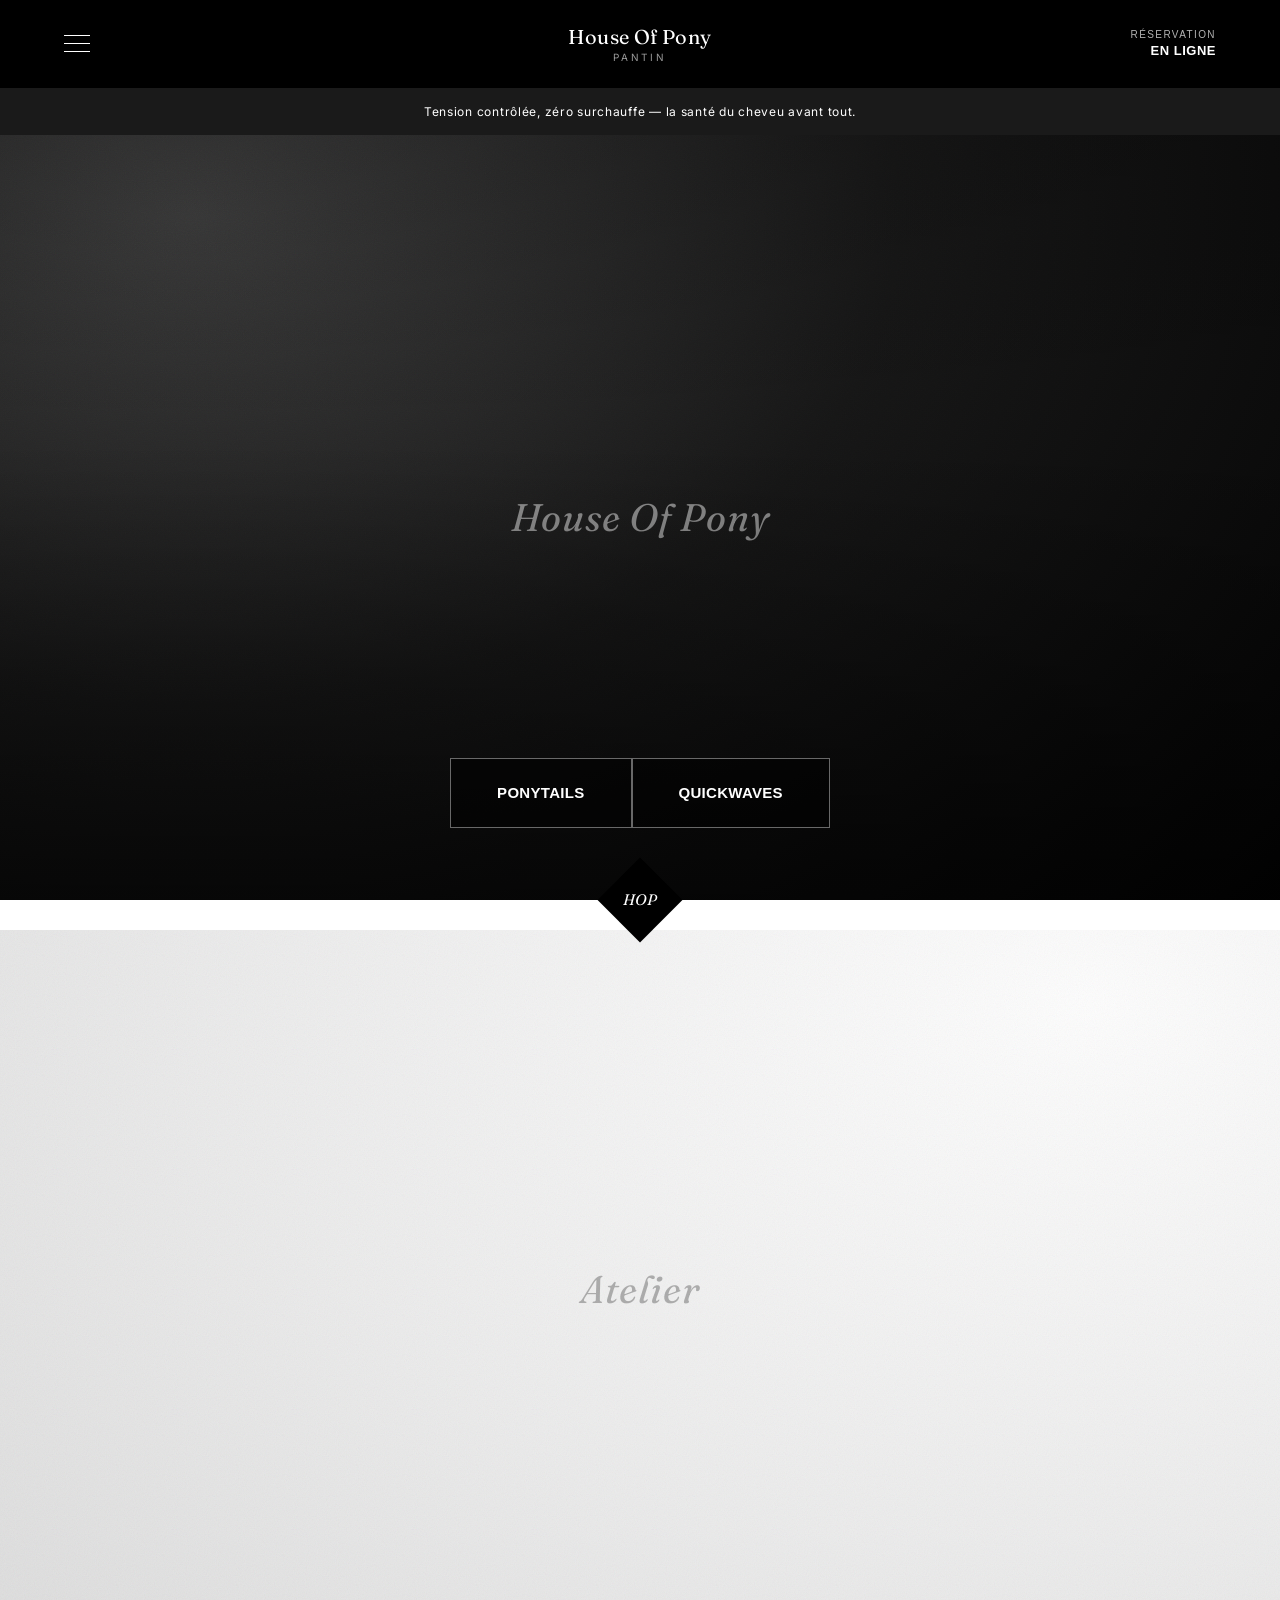
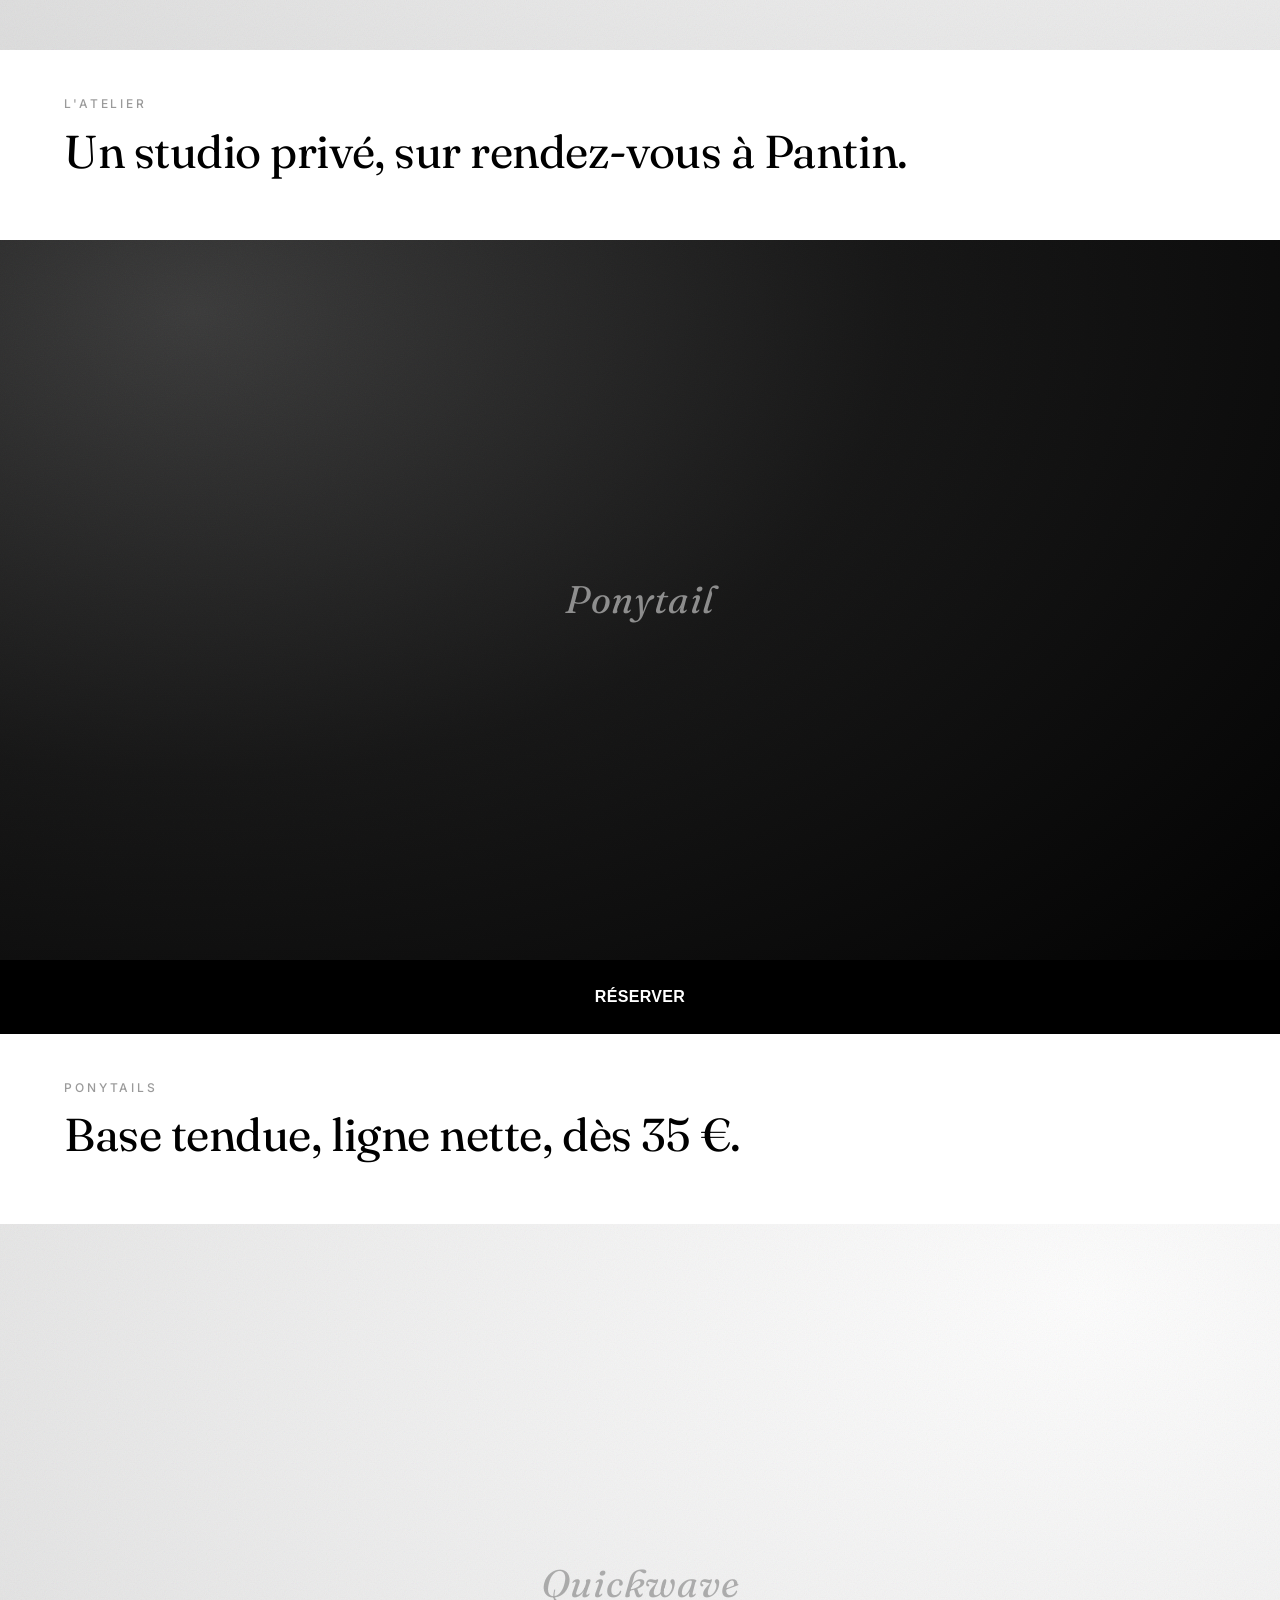
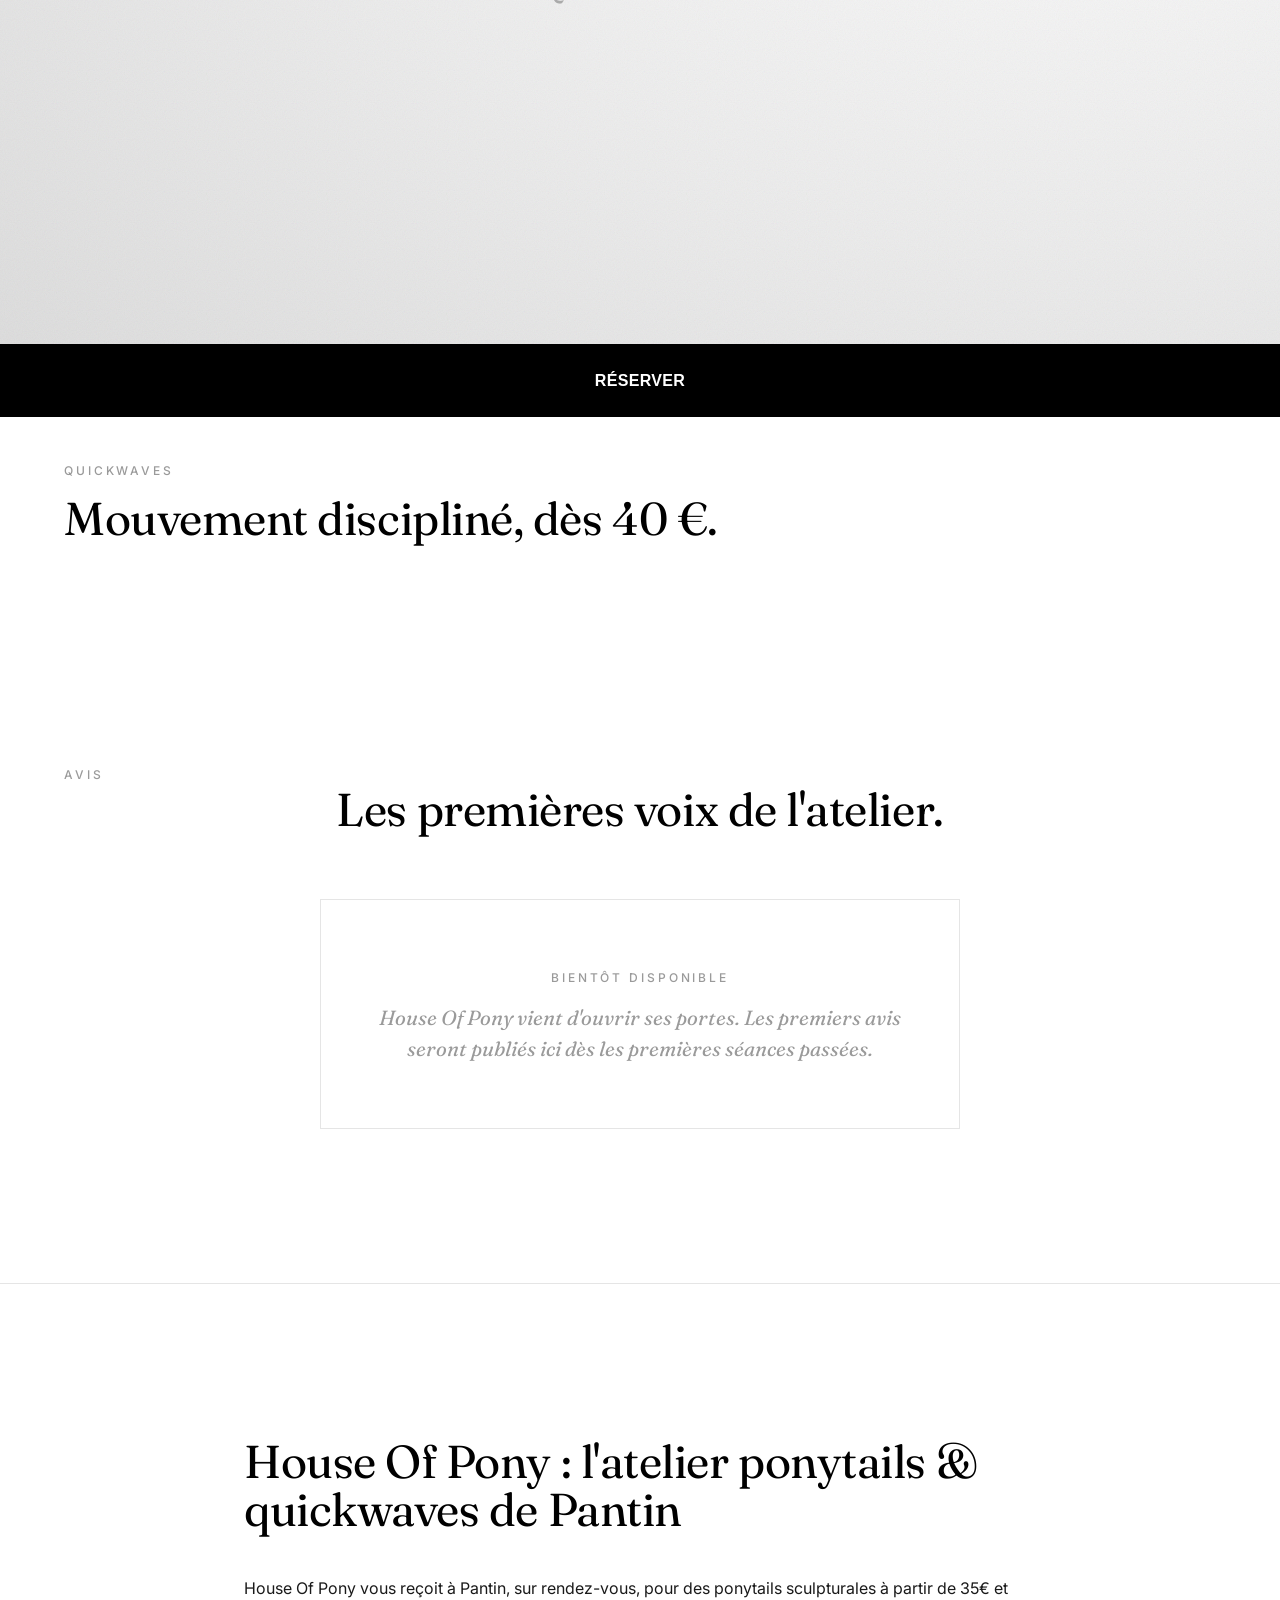
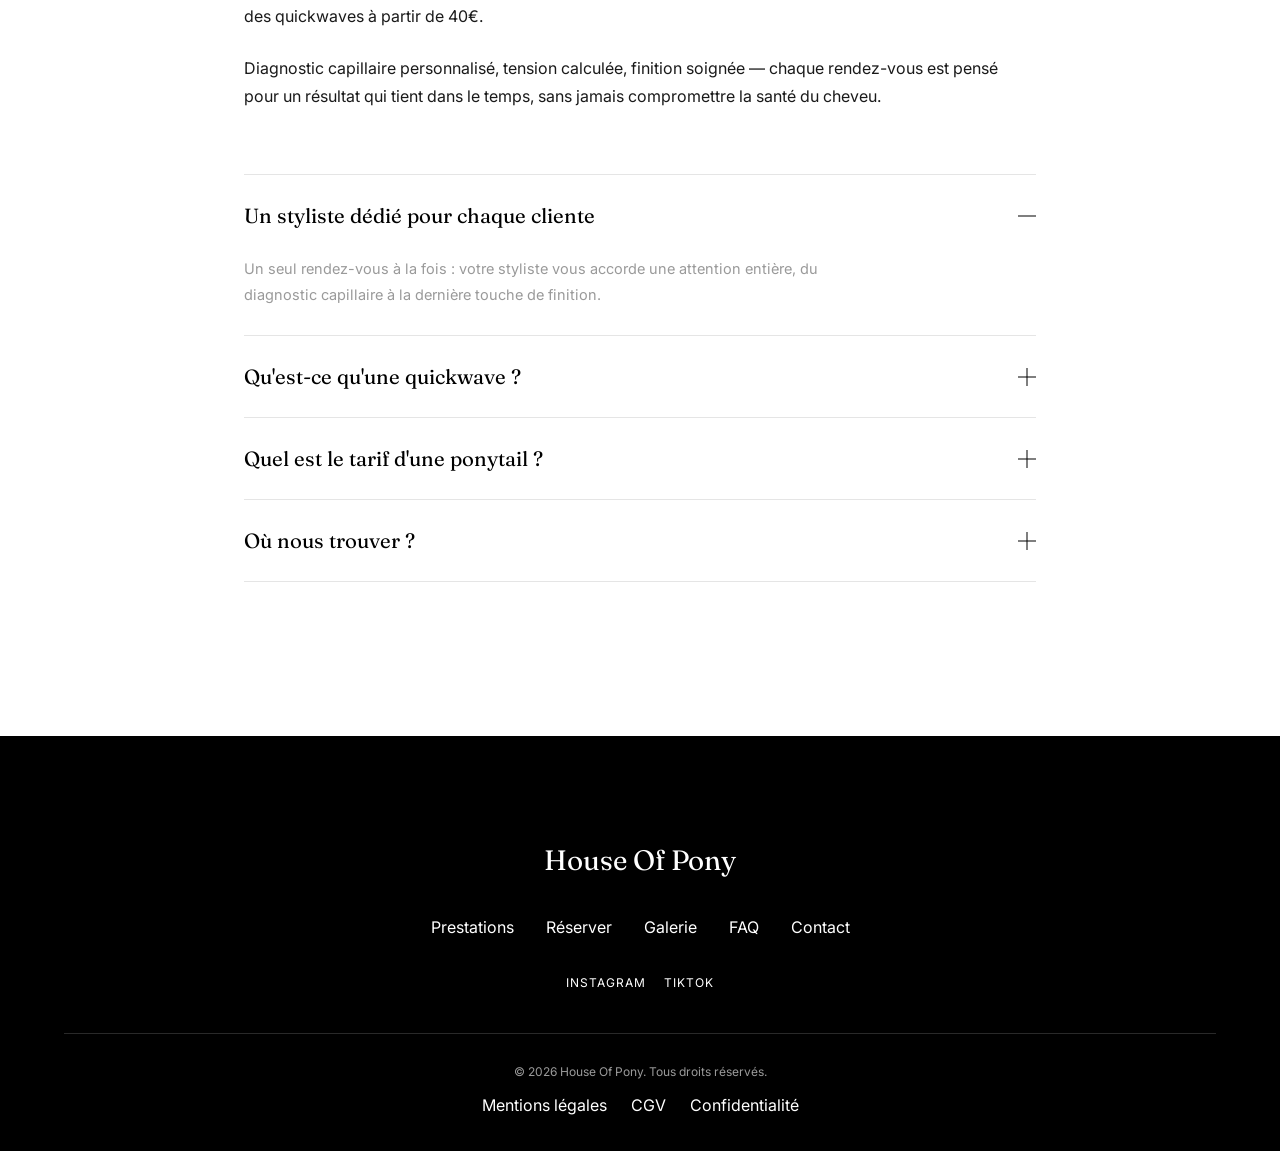
<file: index.html>
<!doctype html>
<html lang="fr">
<head>
<meta charset="UTF-8">
<meta name="viewport" content="width=device-width, initial-scale=1.0">
<title>House Of Pony — Ponytails & Quickwaves Sur-Mesure à Pantin</title>
<meta name="description" content="House Of Pony, atelier de coiffure spécialisé dans les ponytails sculpturales et les quickwaves signature à Pantin. Réservation en ligne, sur rendez-vous.">
<link rel="canonical" href="https://houseofpony.fr/">
<meta property="og:type" content="website">
<meta property="og:title" content="House Of Pony — Ponytails & Quickwaves Sur-Mesure à Pantin">
<meta property="og:description" content="Atelier de coiffure spécialisé dans les ponytails sculpturales et les quickwaves signature. Réservation en ligne à Pantin.">
<meta property="og:url" content="https://houseofpony.fr/">
<meta property="og:locale" content="fr_FR">
<meta name="twitter:card" content="summary_large_image">
<link rel="icon" href="data:image/svg+xml,<svg xmlns=%22http://www.w3.org/2000/svg%22 viewBox=%220 0 100 100%22><rect width=%22100%22 height=%22100%22 fill=%22black%22/><text x=%2250%22 y=%2266%22 font-size=%2260%22 fill=%22white%22 text-anchor=%22middle%22 font-family=%22serif%22>P</text></svg>">
<link rel="stylesheet" href="assets/css/style.css">
<link rel="stylesheet" href="assets/css/components.css">
<script type="application/ld+json">
{
  "@context": "https://schema.org",
  "@type": "HairSalon",
  "name": "House Of Pony",
  "description": "Atelier de coiffure indépendant spécialisé dans les ponytails sculpturales et les quickwaves signature.",
  "url": "https://houseofpony.fr/",
  "address": { "@type": "PostalAddress", "addressLocality": "Pantin", "addressRegion": "Île-de-France", "addressCountry": "FR" },
  "sameAs": ["https://instagram.com/houseofpony_", "https://tiktok.com/@houseofpony_"],
  "priceRange": "35€–50€"
}
</script>
</head>
<body>
<a href="#main" class="skip-link">Aller au contenu</a>

<!-- NAV -->
<header class="nav" id="siteNav">
  <div class="nav-inner">
    <button class="nav-burger" aria-label="Menu"><span></span><span></span><span></span></button>
    <a href="index.html" class="nav-logo-stack">
      <span class="l1">House Of Pony</span>
      <span class="l2">Pantin</span>
    </a>
    <a href="reservation.html" class="nav-reserve">
      <span class="r1">Réservation</span>
      <span class="r2">En ligne</span>
    </a>
  </div>
</header>

<div class="announce-bar">Tension contrôlée, zéro surchauffe — la santé du cheveu avant tout.</div>

<div class="mobile-menu">
  <nav>
    <a href="index.html">Accueil</a>
    <a href="a-propos.html">À Propos</a>
    <a href="prestations.html">Prestations</a>
    <a href="galerie.html">Galerie</a>
    <a href="faq.html">FAQ</a>
    <a href="contact.html">Contact</a>
  </nav>
  <div class="mm-foot">
    <span>Pantin</span>
    <span>@houseofpony_</span>
  </div>
</div>

<main id="main">

  <!-- HERO -->
  <section class="hero">
    <div class="media-ph" role="img" aria-label="Photographie éditoriale d'une ponytail sculpturale House Of Pony — à intégrer lors du prochain shooting professionnel">
      <span class="mono">House&nbsp;Of&nbsp;Pony</span>
    </div>
    <div class="hero-cta-row">
      <a href="prestations.html#ponytails">Ponytails</a>
      <a href="prestations.html#quickwaves">Quickwaves</a>
    </div>
  </section>

  <div class="section-badge" aria-hidden="true"><span>HOP</span></div>

  <!-- ATELIER -->
  <section class="full-block">
    <div class="media-ph light" role="img" aria-label="Intérieur de l'atelier House Of Pony — photo à intégrer">
      <span class="mono">Atelier</span>
    </div>
    <div class="full-cap" data-reveal>
      <p class="eyebrow">L'Atelier</p>
      <h2 class="h-lg mt-xs">Un studio privé, sur rendez-vous à Pantin.</h2>
    </div>
  </section>

  <!-- PONYTAILS TILE -->
  <section class="full-block">
    <div class="media-ph" role="img" aria-label="Ponytail sculpturale House Of Pony — photo à intégrer">
      <span class="mono">Ponytail</span>
    </div>
    <a href="reservation.html" class="reserve-bar">Réserver</a>
    <div class="full-cap" data-reveal>
      <p class="eyebrow">Ponytails</p>
      <h2 class="h-lg mt-xs">Base tendue, ligne nette, dès 35 €.</h2>
    </div>
  </section>

  <!-- QUICKWAVES TILE -->
  <section class="full-block">
    <div class="media-ph light" role="img" aria-label="Quickwaves House Of Pony — photo à intégrer">
      <span class="mono">Quickwave</span>
    </div>
    <a href="reservation.html" class="reserve-bar">Réserver</a>
    <div class="full-cap" data-reveal>
      <p class="eyebrow">Quickwaves</p>
      <h2 class="h-lg mt-xs">Mouvement discipliné, dès 40 €.</h2>
    </div>
  </section>

  <!-- AVIS -->
  <section class="section-pad">
    <div class="container">
      <p class="eyebrow center" data-reveal>Avis</p>
      <h2 class="h-lg center" data-reveal data-reveal-delay="1">Les premières voix de l'atelier.</h2>
      <div class="mt-l" style="max-width:640px;margin-left:auto;margin-right:auto" data-reveal data-reveal-delay="2">
        <div class="testi-empty">
          <p class="eyebrow">Bientôt disponible</p>
          <p class="lede mt-s">House Of Pony vient d'ouvrir ses portes. Les premiers avis seront publiés ici dès les premières séances passées.</p>
        </div>
      </div>
    </div>
  </section>

  <hr class="rule">

  <!-- EDITORIAL TEXT BLOCK -->
  <section class="section-pad">
    <div class="container" style="max-width:920px">
      <h2 class="h-lg" data-reveal>House Of Pony : l'atelier ponytails &amp; quickwaves de Pantin</h2>
      <p class="body-l mt-m" data-reveal data-reveal-delay="1">House Of Pony vous reçoit à Pantin, sur rendez-vous, pour des ponytails sculpturales à partir de 35€ et des quickwaves à partir de 40€.</p>
      <p class="body-l mt-s" data-reveal data-reveal-delay="1">Diagnostic capillaire personnalisé, tension calculée, finition soignée — chaque rendez-vous est pensé pour un résultat qui tient dans le temps, sans jamais compromettre la santé du cheveu.</p>

      <div class="faq-list mt-l" data-reveal data-reveal-delay="2">
        <div class="faq-item open">
          <button class="faq-q"><span>Un styliste dédié pour chaque cliente</span><span class="plus"></span></button>
          <div class="faq-a"><div class="faq-a-inner">Un seul rendez-vous à la fois : votre styliste vous accorde une attention entière, du diagnostic capillaire à la dernière touche de finition.</div></div>
        </div>
        <div class="faq-item">
          <button class="faq-q"><span>Qu'est-ce qu'une quickwave ?</span><span class="plus"></span></button>
          <div class="faq-a"><div class="faq-a-inner">La quickwave est une technique d'ondulation rapide qui redonne du mouvement au cheveu sans le figer, sur l'ensemble ou la moitié de la chevelure.</div></div>
        </div>
        <div class="faq-item">
          <button class="faq-q"><span>Quel est le tarif d'une ponytail ?</span><span class="plus"></span></button>
          <div class="faq-a"><div class="faq-a-inner">Les prestations démarrent à 35€ pour une Ponytail Classique et à 40€ pour une Demi-Tête Quickwaves. Le tarif varie selon la technique choisie — détail complet sur la page Prestations.</div></div>
        </div>
        <div class="faq-item">
          <button class="faq-q"><span>Où nous trouver ?</span><span class="plus"></span></button>
          <div class="faq-a"><div class="faq-a-inner">L'atelier est situé à Pantin. L'adresse exacte est communiquée par message 24h avant votre rendez-vous.</div></div>
        </div>
      </div>
    </div>
  </section>

</main>

<!-- FOOTER -->
<footer class="footer">
  <div class="container center">
    <div class="footer-brand">House Of Pony</div>
    <nav style="display:flex; justify-content:center; gap:32px; flex-wrap:wrap; margin:32px 0" aria-label="Navigation pied de page">
      <a href="prestations.html">Prestations</a>
      <a href="reservation.html">Réserver</a>
      <a href="galerie.html">Galerie</a>
      <a href="faq.html">FAQ</a>
      <a href="contact.html">Contact</a>
    </nav>
    <div class="social-strip center mt-s" style="justify-content:center">
      <a href="https://instagram.com/houseofpony_" target="_blank" rel="noopener">Instagram</a>
      <a href="https://tiktok.com/@houseofpony_" target="_blank" rel="noopener">TikTok</a>
    </div>
    <div class="footer-bottom" style="justify-content:center; border-top:1px solid var(--line-inv); margin-top:40px">
      <span>&copy; <span data-year></span> House Of Pony. Tous droits réservés.</span>
    </div>
    <div class="footer-legal" style="justify-content:center; margin-top:12px">
      <a href="mentions-legales.html">Mentions légales</a>
      <a href="cgv.html">CGV</a>
      <a href="confidentialite.html">Confidentialité</a>
    </div>
  </div>
</footer>

<script src="assets/js/main.js"></script>
</body>
</html>
</file>
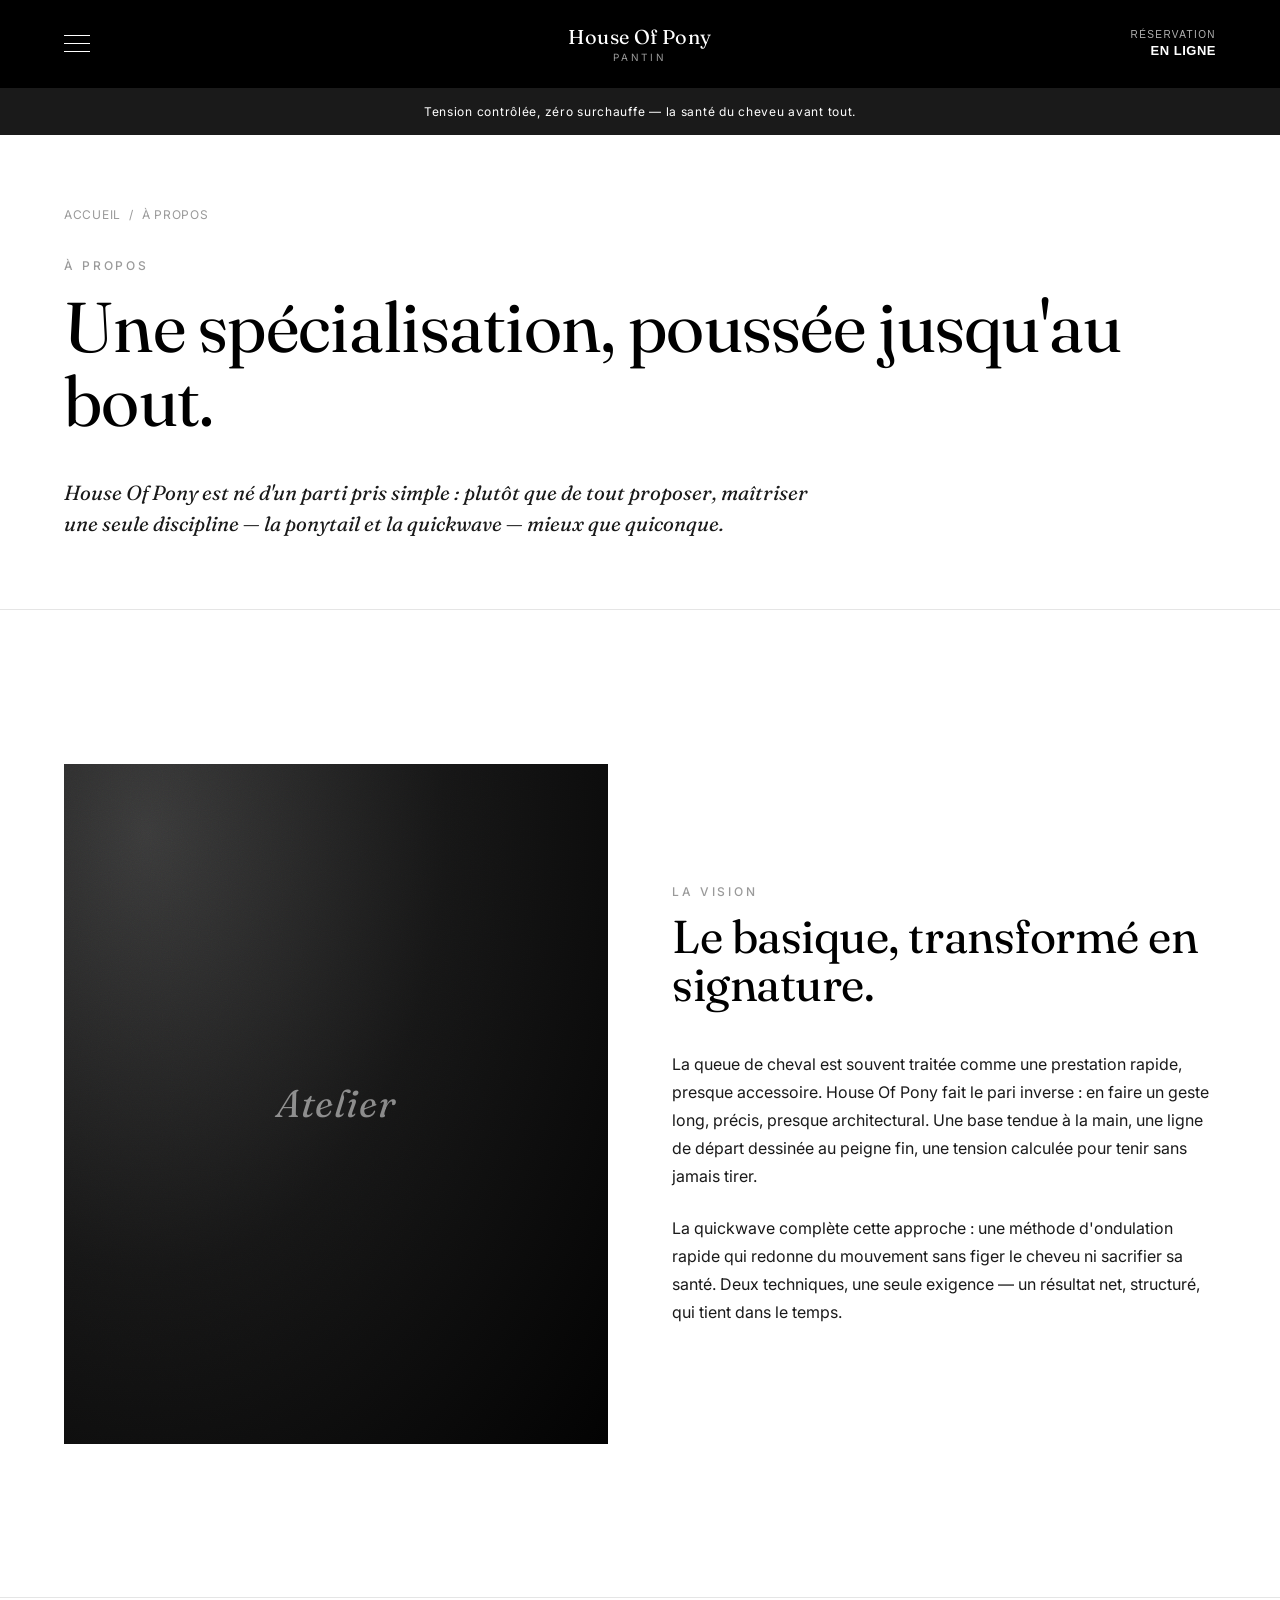
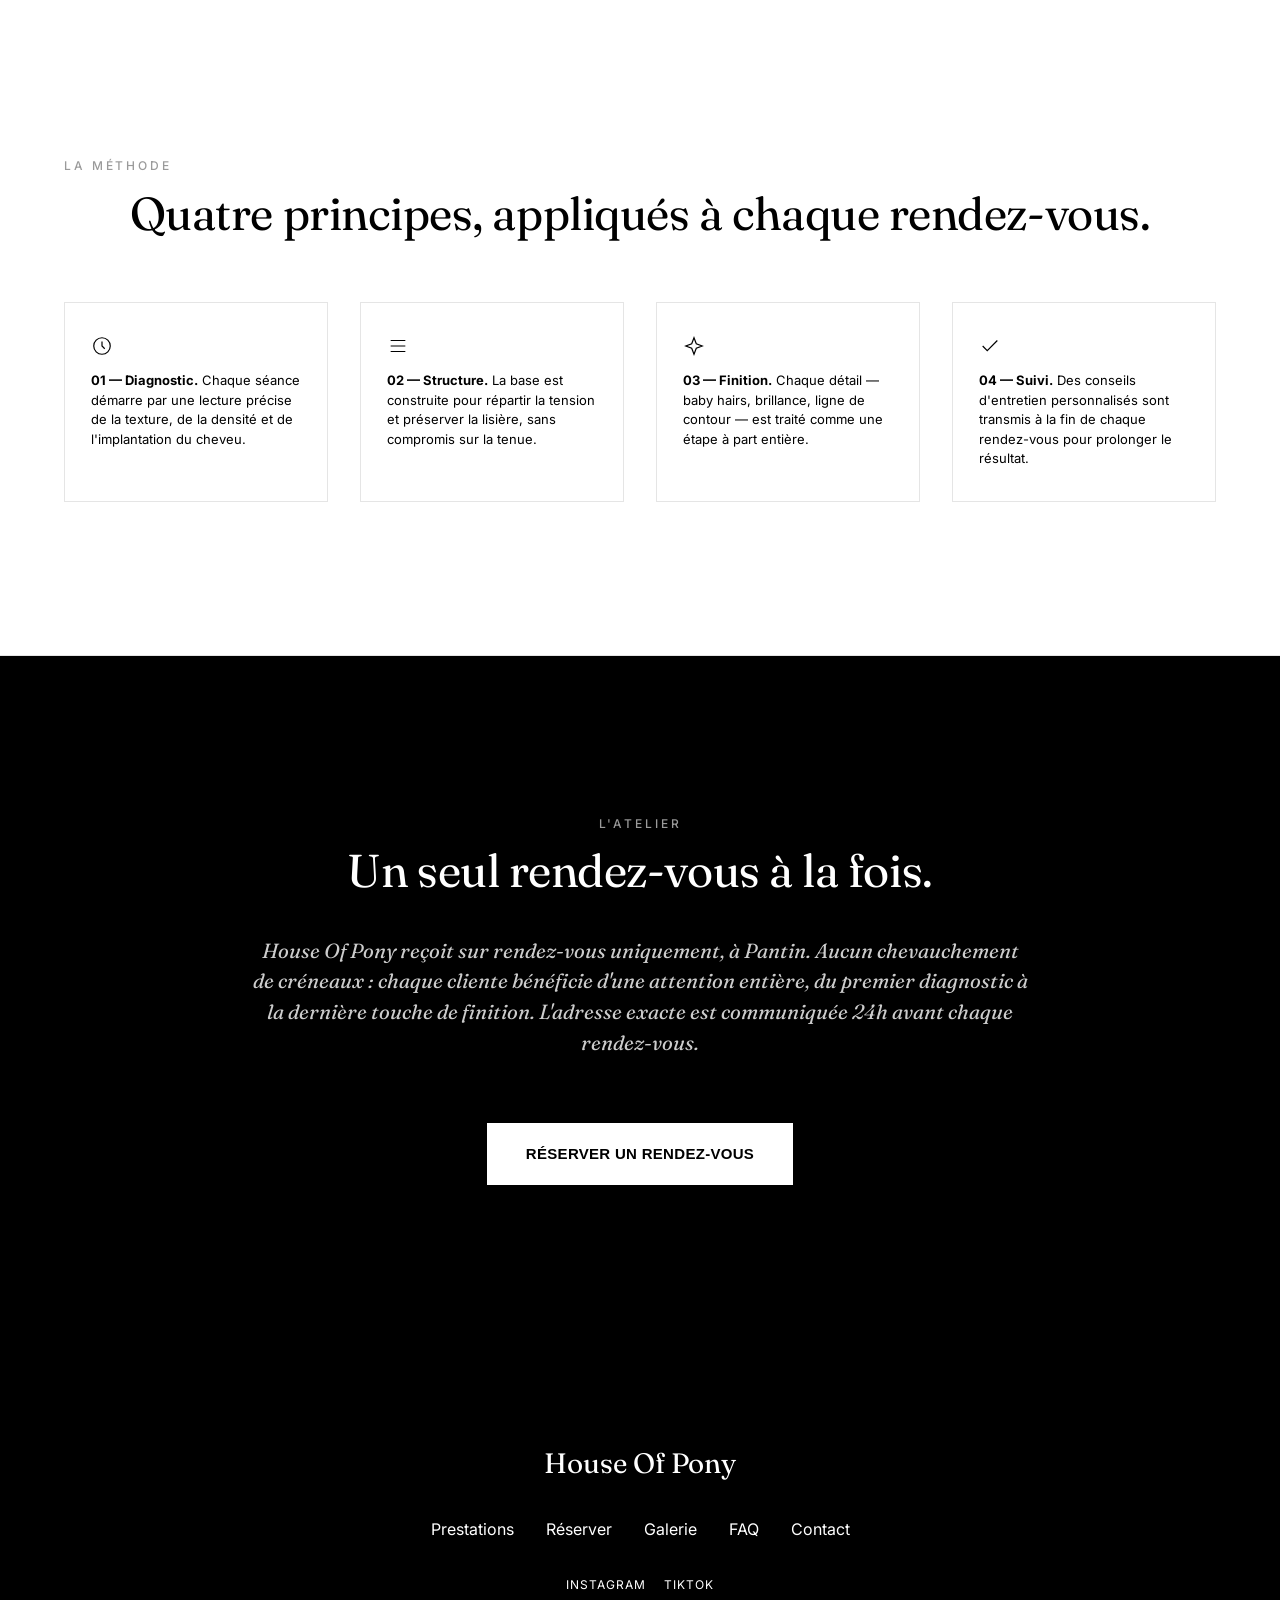
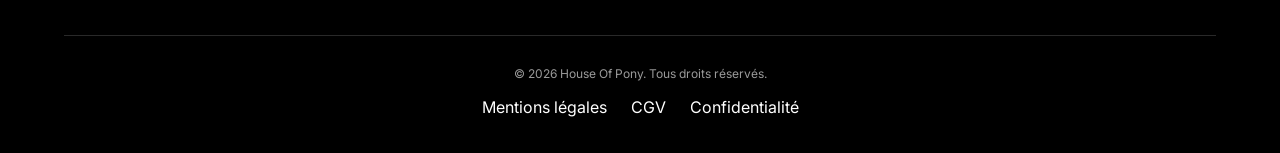
<file: a-propos.html>
<!doctype html>
<html lang="fr">
<head>
<meta charset="UTF-8">
<meta name="viewport" content="width=device-width, initial-scale=1.0">
<title>À Propos — House Of Pony</title>
<meta name="description" content="Découvrez House Of Pony, atelier de coiffure indépendant à Pantin spécialisé dans les ponytails sculpturales et les quickwaves. Méthode, exigence et vision.">
<link rel="canonical" href="https://houseofpony.fr/a-propos.html">
<meta property="og:type" content="website">
<meta property="og:title" content="À Propos — House Of Pony">
<meta property="og:description" content="Méthode, exigence et vision d'un atelier de coiffure indépendant spécialisé dans les ponytails et quickwaves.">
<meta property="og:url" content="https://houseofpony.fr/a-propos.html">
<link rel="icon" href="data:image/svg+xml,<svg xmlns=%22http://www.w3.org/2000/svg%22 viewBox=%220 0 100 100%22><rect width=%22100%22 height=%22100%22 fill=%22black%22/><text x=%2250%22 y=%2266%22 font-size=%2260%22 fill=%22white%22 text-anchor=%22middle%22 font-family=%22serif%22>P</text></svg>">
<link rel="stylesheet" href="assets/css/style.css">
<link rel="stylesheet" href="assets/css/components.css">
</head>
<body>
<a href="#main" class="skip-link">Aller au contenu</a>

<header class="nav" id="siteNav">
  <div class="nav-inner">
    <button class="nav-burger" aria-label="Menu"><span></span><span></span><span></span></button>
    <a href="index.html" class="nav-logo-stack">
      <span class="l1">House Of Pony</span>
      <span class="l2">Pantin</span>
    </a>
    <a href="reservation.html" class="nav-reserve">
      <span class="r1">Réservation</span>
      <span class="r2">En ligne</span>
    </a>
  </div>
</header>

<div class="announce-bar">Tension contrôlée, zéro surchauffe — la santé du cheveu avant tout.</div>

<div class="mobile-menu">
  <nav>
    <a href="index.html">Accueil</a>
    <a href="a-propos.html">À Propos</a>
    <a href="prestations.html">Prestations</a>
    <a href="galerie.html">Galerie</a>
    <a href="faq.html">FAQ</a>
    <a href="contact.html">Contact</a>
  </nav>
  <div class="mm-foot"><span>Pantin</span><span>@houseofpony_</span></div>
</div>

<main id="main">
  <section class="page-hero">
    <div class="container">
      <div class="breadcrumb"><a href="index.html">Accueil</a><span>/</span><span>À Propos</span></div>
      <p class="eyebrow">À Propos</p>
      <h1 class="h-xl mt-xs">Une spécialisation, poussée jusqu'au bout.</h1>
      <p class="lede mt-m" style="max-width:60ch">House Of Pony est né d'un parti pris simple : plutôt que de tout proposer, maîtriser une seule discipline — la ponytail et la quickwave — mieux que quiconque.</p>
    </div>
  </section>

  <section class="section-pad">
    <div class="container grid-2">
      <div data-reveal>
        <div class="media-ph" style="aspect-ratio:4/5" role="img" aria-label="Photographie d'atelier House Of Pony — à intégrer lors du prochain shooting professionnel">
          <span class="mono">Atelier</span>
        </div>
      </div>
      <div class="about-body" data-reveal data-reveal-delay="1">
        <p class="eyebrow">La vision</p>
        <h2 class="h-lg mt-xs">Le basique, transformé en signature.</h2>
        <p class="body-l mt-m">La queue de cheval est souvent traitée comme une prestation rapide, presque accessoire. House Of Pony fait le pari inverse : en faire un geste long, précis, presque architectural. Une base tendue à la main, une ligne de départ dessinée au peigne fin, une tension calculée pour tenir sans jamais tirer.</p>
        <p class="body-l mt-s">La quickwave complète cette approche : une méthode d'ondulation rapide qui redonne du mouvement sans figer le cheveu ni sacrifier sa santé. Deux techniques, une seule exigence — un résultat net, structuré, qui tient dans le temps.</p>
      </div>
    </div>
  </section>

  <hr class="rule">

  <section class="section-pad">
    <div class="container">
      <p class="eyebrow center" data-reveal>La méthode</p>
      <h2 class="h-lg center mt-xs" data-reveal data-reveal-delay="1">Quatre principes, appliqués à chaque rendez-vous.</h2>
      <div class="grid-4 mt-l" data-reveal data-reveal-delay="2">
        <div class="cond-item" style="border:1px solid var(--line)">
          <svg viewBox="0 0 24 24" fill="none" stroke="currentColor" stroke-width="1.3"><circle cx="12" cy="12" r="9"/><path d="M12 7v5l3 3"/></svg>
          <span><strong>01 — Diagnostic.</strong> Chaque séance démarre par une lecture précise de la texture, de la densité et de l'implantation du cheveu.</span>
        </div>
        <div class="cond-item" style="border:1px solid var(--line)">
          <svg viewBox="0 0 24 24" fill="none" stroke="currentColor" stroke-width="1.3"><path d="M4 12h16M4 6h16M4 18h16"/></svg>
          <span><strong>02 — Structure.</strong> La base est construite pour répartir la tension et préserver la lisière, sans compromis sur la tenue.</span>
        </div>
        <div class="cond-item" style="border:1px solid var(--line)">
          <svg viewBox="0 0 24 24" fill="none" stroke="currentColor" stroke-width="1.3"><path d="M12 3l2.5 6.5L21 12l-6.5 2.5L12 21l-2.5-6.5L3 12l6.5-2.5z"/></svg>
          <span><strong>03 — Finition.</strong> Chaque détail — baby hairs, brillance, ligne de contour — est traité comme une étape à part entière.</span>
        </div>
        <div class="cond-item" style="border:1px solid var(--line)">
          <svg viewBox="0 0 24 24" fill="none" stroke="currentColor" stroke-width="1.3"><path d="M20 6L9 17l-5-5"/></svg>
          <span><strong>04 — Suivi.</strong> Des conseils d'entretien personnalisés sont transmis à la fin de chaque rendez-vous pour prolonger le résultat.</span>
        </div>
      </div>
    </div>
  </section>

  <hr class="rule">

  <section class="section-pad" style="background:var(--black); color:var(--white)">
    <div class="container center">
      <p class="eyebrow" data-reveal>L'atelier</p>
      <h2 class="h-lg mt-xs" data-reveal data-reveal-delay="1" style="color:var(--white)">Un seul rendez-vous à la fois.</h2>
      <p class="lede mt-m" style="max-width:60ch;margin-left:auto;margin-right:auto;color:rgba(255,255,255,.8)" data-reveal data-reveal-delay="2">
        House Of Pony reçoit sur rendez-vous uniquement, à Pantin. Aucun chevauchement de créneaux : chaque cliente bénéficie d'une attention entière, du premier diagnostic à la dernière touche de finition. L'adresse exacte est communiquée 24h avant chaque rendez-vous.
      </p>
      <a href="reservation.html" class="btn btn-inverse filled mt-l" data-reveal data-reveal-delay="3">Réserver un rendez-vous</a>
    </div>
  </section>
</main>

<footer class="footer">
  <div class="container center">
    <div class="footer-brand">House Of Pony</div>
    <nav style="display:flex; justify-content:center; gap:32px; flex-wrap:wrap; margin:32px 0" aria-label="Navigation pied de page">
      <a href="prestations.html">Prestations</a>
      <a href="reservation.html">Réserver</a>
      <a href="galerie.html">Galerie</a>
      <a href="faq.html">FAQ</a>
      <a href="contact.html">Contact</a>
    </nav>
    <div class="social-strip center mt-s" style="justify-content:center">
      <a href="https://instagram.com/houseofpony_" target="_blank" rel="noopener">Instagram</a>
      <a href="https://tiktok.com/@houseofpony_" target="_blank" rel="noopener">TikTok</a>
    </div>
    <div class="footer-bottom" style="justify-content:center; border-top:1px solid var(--line-inv); margin-top:40px">
      <span>&copy; <span data-year></span> House Of Pony. Tous droits réservés.</span>
    </div>
    <div class="footer-legal" style="justify-content:center; margin-top:12px">
      <a href="mentions-legales.html">Mentions légales</a>
      <a href="cgv.html">CGV</a>
      <a href="confidentialite.html">Confidentialité</a>
    </div>
  </div>
</footer>

<script src="assets/js/main.js"></script>
</body>
</html>
</file>
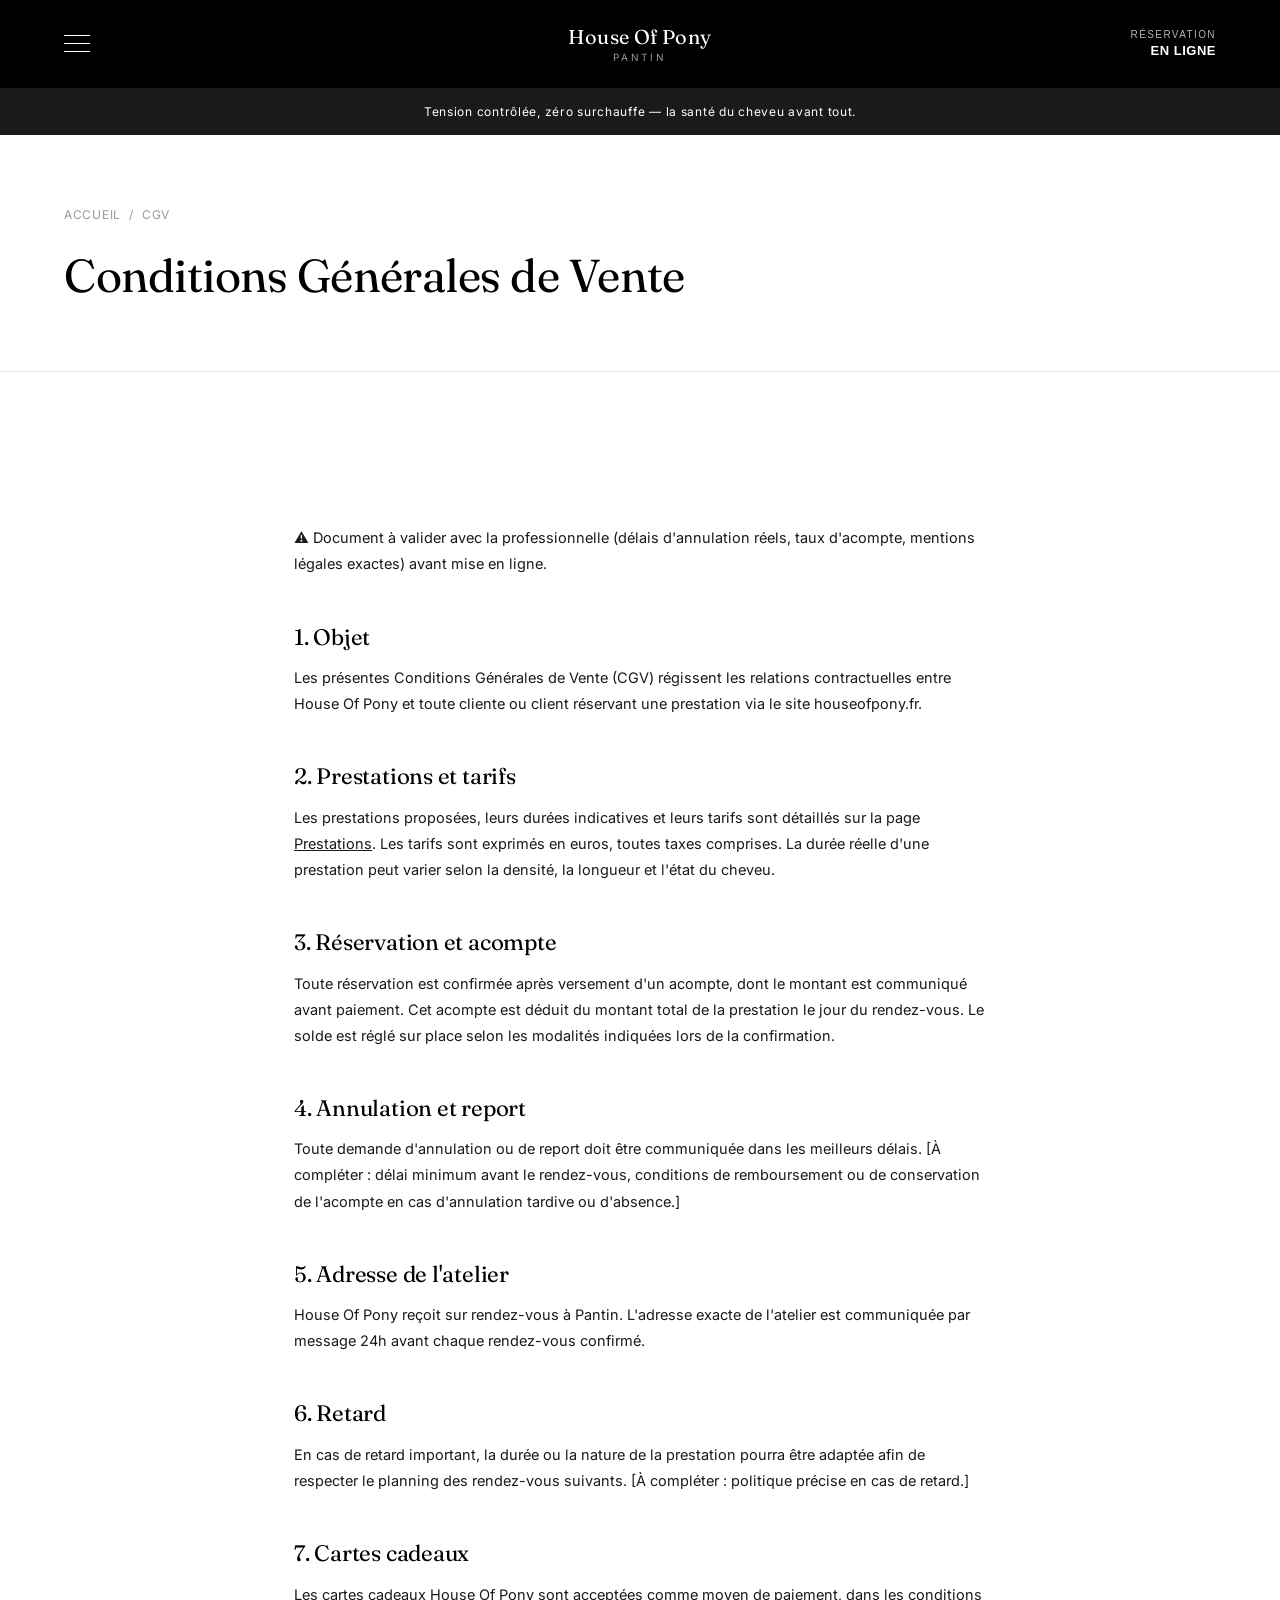
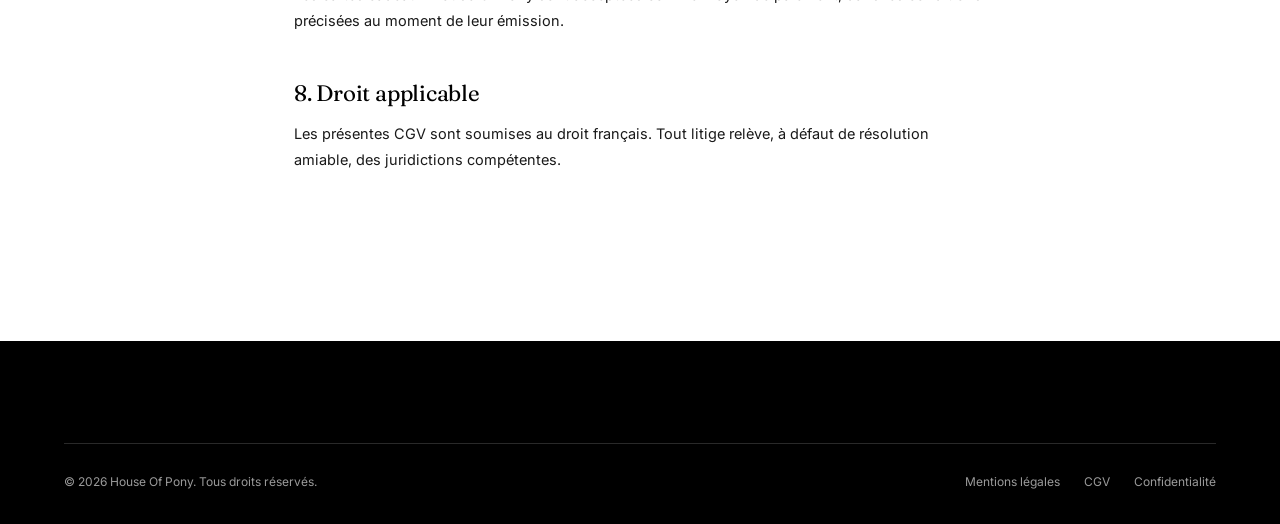
<file: cgv.html>
<!doctype html>
<html lang="fr">
<head>
<meta charset="UTF-8">
<meta name="viewport" content="width=device-width, initial-scale=1.0">
<title>Conditions Générales de Vente — House Of Pony</title>
<meta name="description" content="Conditions Générales de Vente House Of Pony : réservation, acompte, annulation, report et prestations.">
<link rel="canonical" href="https://houseofpony.fr/cgv.html">
<meta name="robots" content="noindex, follow">
<link rel="icon" href="data:image/svg+xml,<svg xmlns=%22http://www.w3.org/2000/svg%22 viewBox=%220 0 100 100%22><rect width=%22100%22 height=%22100%22 fill=%22black%22/><text x=%2250%22 y=%2266%22 font-size=%2260%22 fill=%22white%22 text-anchor=%22middle%22 font-family=%22serif%22>P</text></svg>">
<link rel="stylesheet" href="assets/css/style.css">
<link rel="stylesheet" href="assets/css/components.css">
</head>
<body>
<a href="#main" class="skip-link">Aller au contenu</a>

<header class="nav" id="siteNav">
  <div class="nav-inner">
    <button class="nav-burger" aria-label="Menu"><span></span><span></span><span></span></button>
    <a href="index.html" class="nav-logo-stack">
      <span class="l1">House Of Pony</span>
      <span class="l2">Pantin</span>
    </a>
    <a href="reservation.html" class="nav-reserve">
      <span class="r1">Réservation</span>
      <span class="r2">En ligne</span>
    </a>
  </div>
</header>

<div class="announce-bar">Tension contrôlée, zéro surchauffe — la santé du cheveu avant tout.</div>

<div class="mobile-menu">
  <nav>
    <a href="index.html">Accueil</a>
    <a href="a-propos.html">À Propos</a>
    <a href="prestations.html">Prestations</a>
    <a href="galerie.html">Galerie</a>
    <a href="faq.html">FAQ</a>
    <a href="contact.html">Contact</a>
  </nav>
  <div class="mm-foot"><span>Pantin</span><span>@houseofpony_</span></div>
</div>

<main id="main">
  <section class="page-hero">
    <div class="container">
      <div class="breadcrumb"><a href="index.html">Accueil</a><span>/</span><span>CGV</span></div>
      <h1 class="h-lg">Conditions Générales de Vente</h1>
    </div>
  </section>

  <section class="section-pad">
    <div class="container legal-body" style="max-width:820px">
      <p class="legal-updated">⚠️ Document à valider avec la professionnelle (délais d'annulation réels, taux d'acompte, mentions légales exactes) avant mise en ligne.</p>

      <h2>1. Objet</h2>
      <p>Les présentes Conditions Générales de Vente (CGV) régissent les relations contractuelles entre House Of Pony et toute cliente ou client réservant une prestation via le site houseofpony.fr.</p>

      <h2>2. Prestations et tarifs</h2>
      <p>Les prestations proposées, leurs durées indicatives et leurs tarifs sont détaillés sur la page <a href="prestations.html" style="text-decoration:underline">Prestations</a>. Les tarifs sont exprimés en euros, toutes taxes comprises. La durée réelle d'une prestation peut varier selon la densité, la longueur et l'état du cheveu.</p>

      <h2>3. Réservation et acompte</h2>
      <p>Toute réservation est confirmée après versement d'un acompte, dont le montant est communiqué avant paiement. Cet acompte est déduit du montant total de la prestation le jour du rendez-vous. Le solde est réglé sur place selon les modalités indiquées lors de la confirmation.</p>

      <h2>4. Annulation et report</h2>
      <p>Toute demande d'annulation ou de report doit être communiquée dans les meilleurs délais. [À compléter : délai minimum avant le rendez-vous, conditions de remboursement ou de conservation de l'acompte en cas d'annulation tardive ou d'absence.]</p>

      <h2>5. Adresse de l'atelier</h2>
      <p>House Of Pony reçoit sur rendez-vous à Pantin. L'adresse exacte de l'atelier est communiquée par message 24h avant chaque rendez-vous confirmé.</p>

      <h2>6. Retard</h2>
      <p>En cas de retard important, la durée ou la nature de la prestation pourra être adaptée afin de respecter le planning des rendez-vous suivants. [À compléter : politique précise en cas de retard.]</p>

      <h2>7. Cartes cadeaux</h2>
      <p>Les cartes cadeaux House Of Pony sont acceptées comme moyen de paiement, dans les conditions précisées au moment de leur émission.</p>

      <h2>8. Droit applicable</h2>
      <p>Les présentes CGV sont soumises au droit français. Tout litige relève, à défaut de résolution amiable, des juridictions compétentes.</p>
    </div>
  </section>
</main>

<footer class="footer">
  <div class="container">
    <div class="footer-bottom" style="border-top:1px solid var(--line-inv); padding-top:28px">
      <span>&copy; <span data-year></span> House Of Pony. Tous droits réservés.</span>
      <div class="footer-legal">
        <a href="mentions-legales.html">Mentions légales</a>
        <a href="cgv.html">CGV</a>
        <a href="confidentialite.html">Confidentialité</a>
      </div>
    </div>
  </div>
</footer>

<script src="assets/js/main.js"></script>
</body>
</html>
</file>
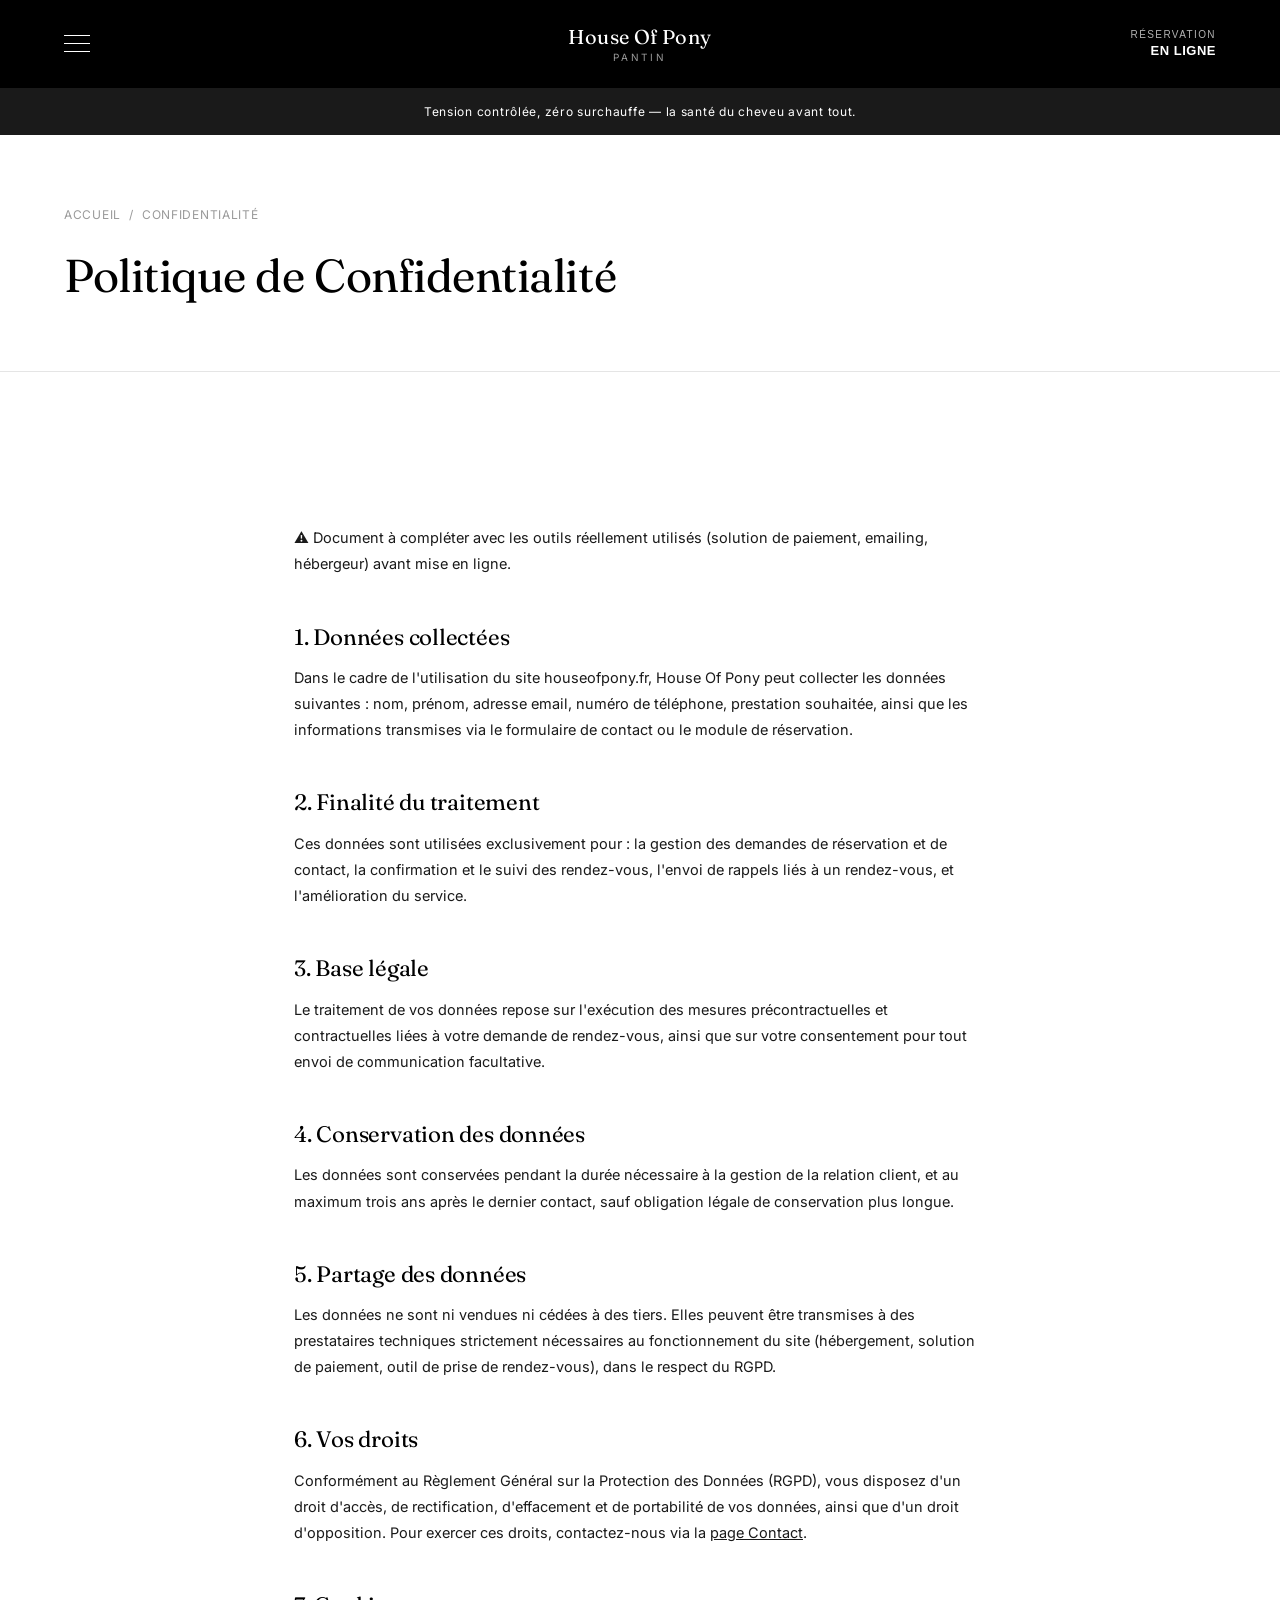
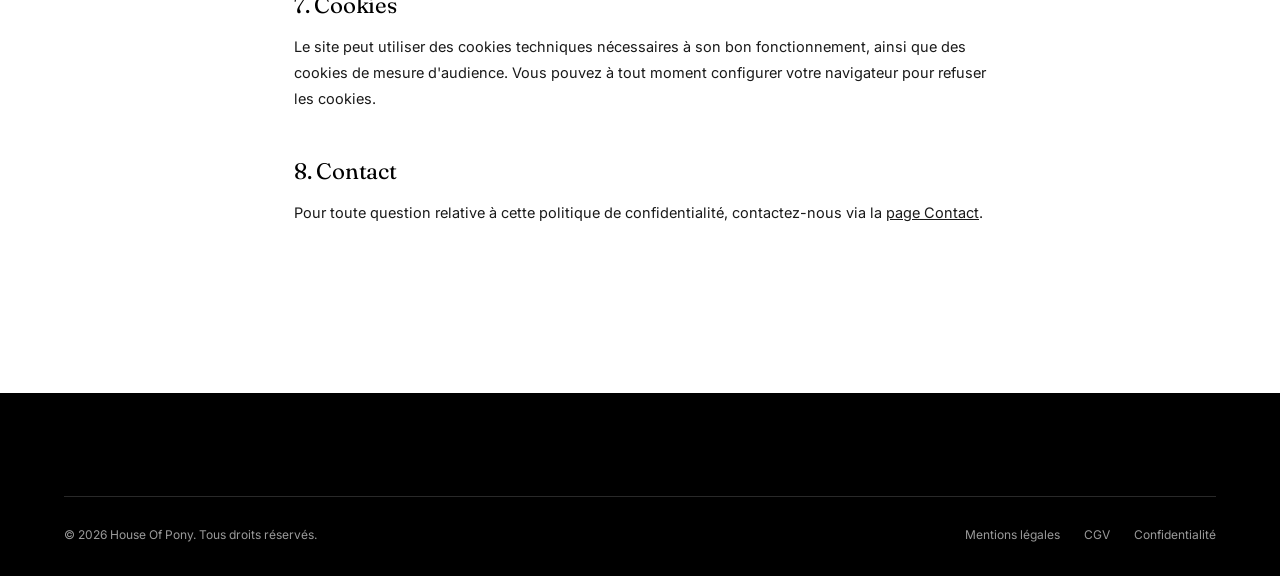
<file: confidentialite.html>
<!doctype html>
<html lang="fr">
<head>
<meta charset="UTF-8">
<meta name="viewport" content="width=device-width, initial-scale=1.0">
<title>Politique de Confidentialité — House Of Pony</title>
<meta name="description" content="Politique de confidentialité et protection des données personnelles House Of Pony.">
<link rel="canonical" href="https://houseofpony.fr/confidentialite.html">
<meta name="robots" content="noindex, follow">
<link rel="icon" href="data:image/svg+xml,<svg xmlns=%22http://www.w3.org/2000/svg%22 viewBox=%220 0 100 100%22><rect width=%22100%22 height=%22100%22 fill=%22black%22/><text x=%2250%22 y=%2266%22 font-size=%2260%22 fill=%22white%22 text-anchor=%22middle%22 font-family=%22serif%22>P</text></svg>">
<link rel="stylesheet" href="assets/css/style.css">
<link rel="stylesheet" href="assets/css/components.css">
</head>
<body>
<a href="#main" class="skip-link">Aller au contenu</a>

<header class="nav" id="siteNav">
  <div class="nav-inner">
    <button class="nav-burger" aria-label="Menu"><span></span><span></span><span></span></button>
    <a href="index.html" class="nav-logo-stack">
      <span class="l1">House Of Pony</span>
      <span class="l2">Pantin</span>
    </a>
    <a href="reservation.html" class="nav-reserve">
      <span class="r1">Réservation</span>
      <span class="r2">En ligne</span>
    </a>
  </div>
</header>

<div class="announce-bar">Tension contrôlée, zéro surchauffe — la santé du cheveu avant tout.</div>

<div class="mobile-menu">
  <nav>
    <a href="index.html">Accueil</a>
    <a href="a-propos.html">À Propos</a>
    <a href="prestations.html">Prestations</a>
    <a href="galerie.html">Galerie</a>
    <a href="faq.html">FAQ</a>
    <a href="contact.html">Contact</a>
  </nav>
  <div class="mm-foot"><span>Pantin</span><span>@houseofpony_</span></div>
</div>

<main id="main">
  <section class="page-hero">
    <div class="container">
      <div class="breadcrumb"><a href="index.html">Accueil</a><span>/</span><span>Confidentialité</span></div>
      <h1 class="h-lg">Politique de Confidentialité</h1>
    </div>
  </section>

  <section class="section-pad">
    <div class="container legal-body" style="max-width:820px">
      <p class="legal-updated">⚠️ Document à compléter avec les outils réellement utilisés (solution de paiement, emailing, hébergeur) avant mise en ligne.</p>

      <h2>1. Données collectées</h2>
      <p>Dans le cadre de l'utilisation du site houseofpony.fr, House Of Pony peut collecter les données suivantes : nom, prénom, adresse email, numéro de téléphone, prestation souhaitée, ainsi que les informations transmises via le formulaire de contact ou le module de réservation.</p>

      <h2>2. Finalité du traitement</h2>
      <p>Ces données sont utilisées exclusivement pour : la gestion des demandes de réservation et de contact, la confirmation et le suivi des rendez-vous, l'envoi de rappels liés à un rendez-vous, et l'amélioration du service.</p>

      <h2>3. Base légale</h2>
      <p>Le traitement de vos données repose sur l'exécution des mesures précontractuelles et contractuelles liées à votre demande de rendez-vous, ainsi que sur votre consentement pour tout envoi de communication facultative.</p>

      <h2>4. Conservation des données</h2>
      <p>Les données sont conservées pendant la durée nécessaire à la gestion de la relation client, et au maximum trois ans après le dernier contact, sauf obligation légale de conservation plus longue.</p>

      <h2>5. Partage des données</h2>
      <p>Les données ne sont ni vendues ni cédées à des tiers. Elles peuvent être transmises à des prestataires techniques strictement nécessaires au fonctionnement du site (hébergement, solution de paiement, outil de prise de rendez-vous), dans le respect du RGPD.</p>

      <h2>6. Vos droits</h2>
      <p>Conformément au Règlement Général sur la Protection des Données (RGPD), vous disposez d'un droit d'accès, de rectification, d'effacement et de portabilité de vos données, ainsi que d'un droit d'opposition. Pour exercer ces droits, contactez-nous via la <a href="contact.html" style="text-decoration:underline">page Contact</a>.</p>

      <h2>7. Cookies</h2>
      <p>Le site peut utiliser des cookies techniques nécessaires à son bon fonctionnement, ainsi que des cookies de mesure d'audience. Vous pouvez à tout moment configurer votre navigateur pour refuser les cookies.</p>

      <h2>8. Contact</h2>
      <p>Pour toute question relative à cette politique de confidentialité, contactez-nous via la <a href="contact.html" style="text-decoration:underline">page Contact</a>.</p>
    </div>
  </section>
</main>

<footer class="footer">
  <div class="container">
    <div class="footer-bottom" style="border-top:1px solid var(--line-inv); padding-top:28px">
      <span>&copy; <span data-year></span> House Of Pony. Tous droits réservés.</span>
      <div class="footer-legal">
        <a href="mentions-legales.html">Mentions légales</a>
        <a href="cgv.html">CGV</a>
        <a href="confidentialite.html">Confidentialité</a>
      </div>
    </div>
  </div>
</footer>

<script src="assets/js/main.js"></script>
</body>
</html>
</file>
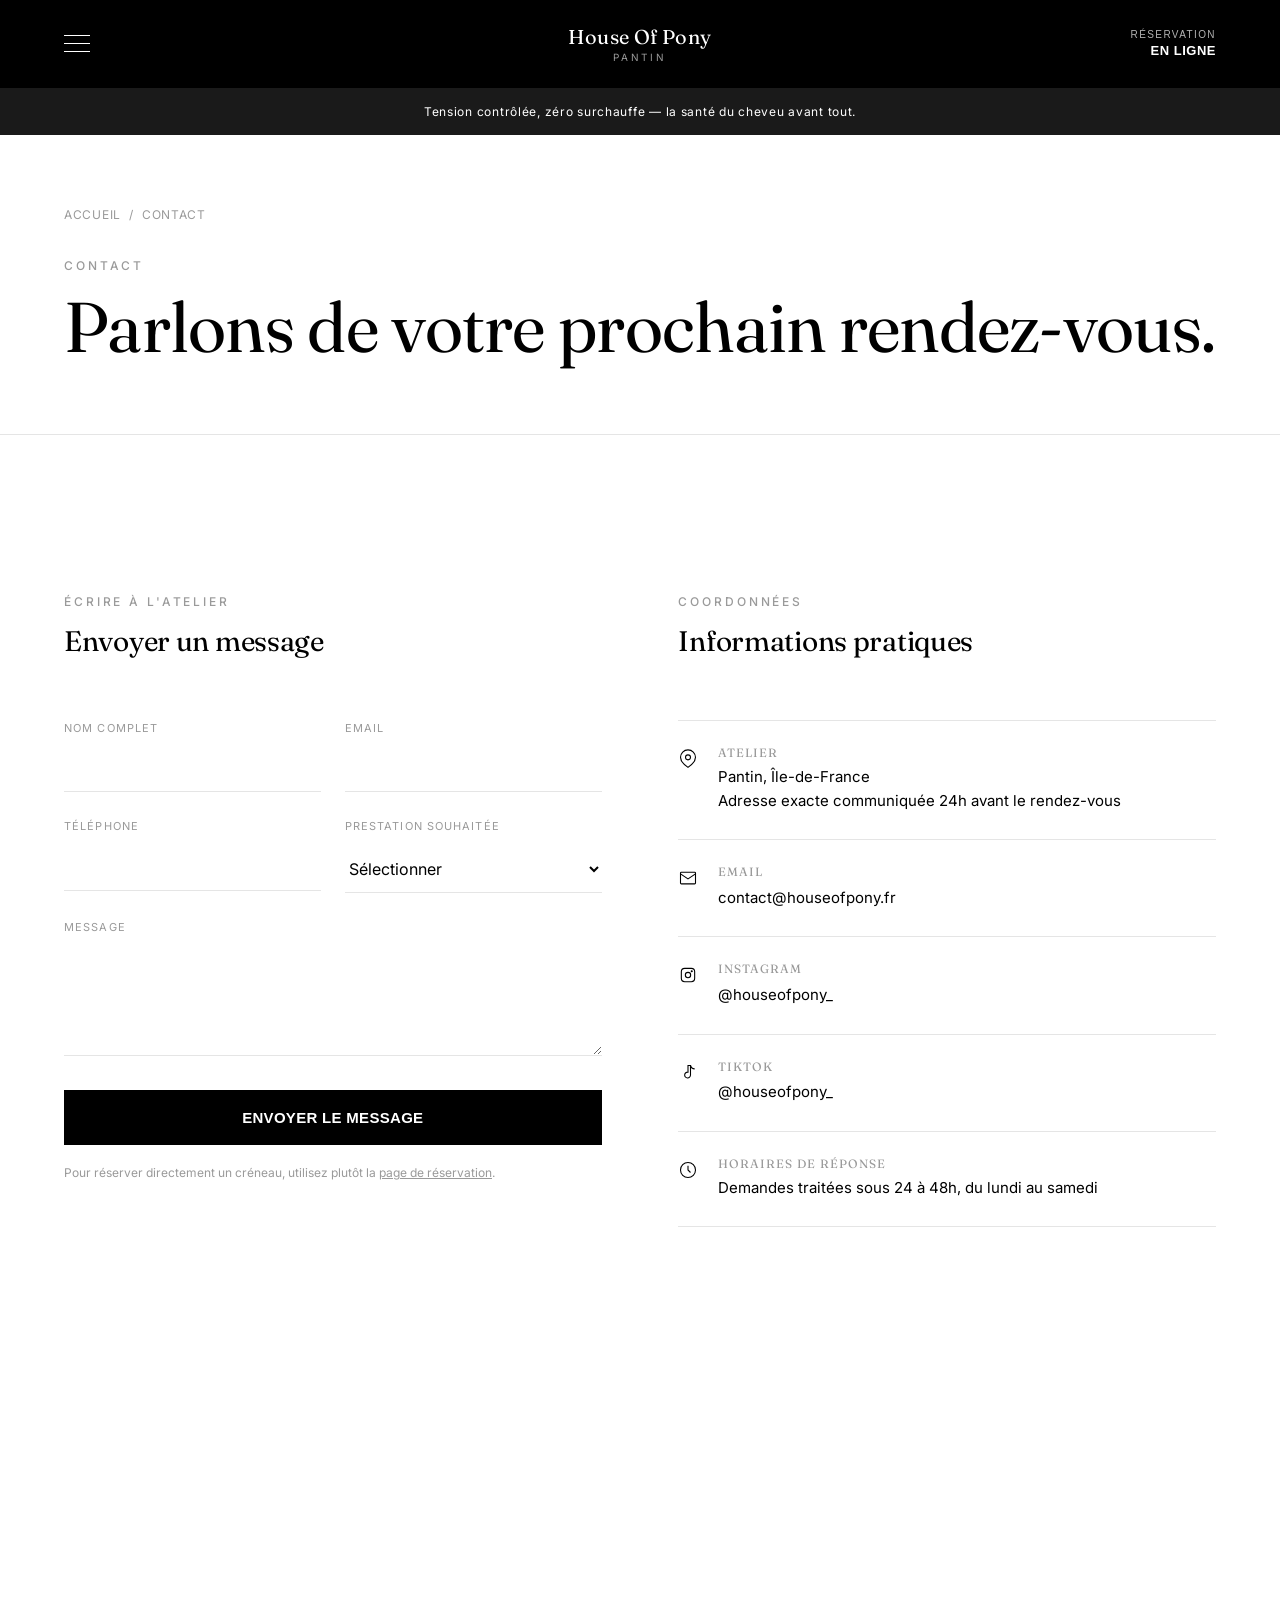
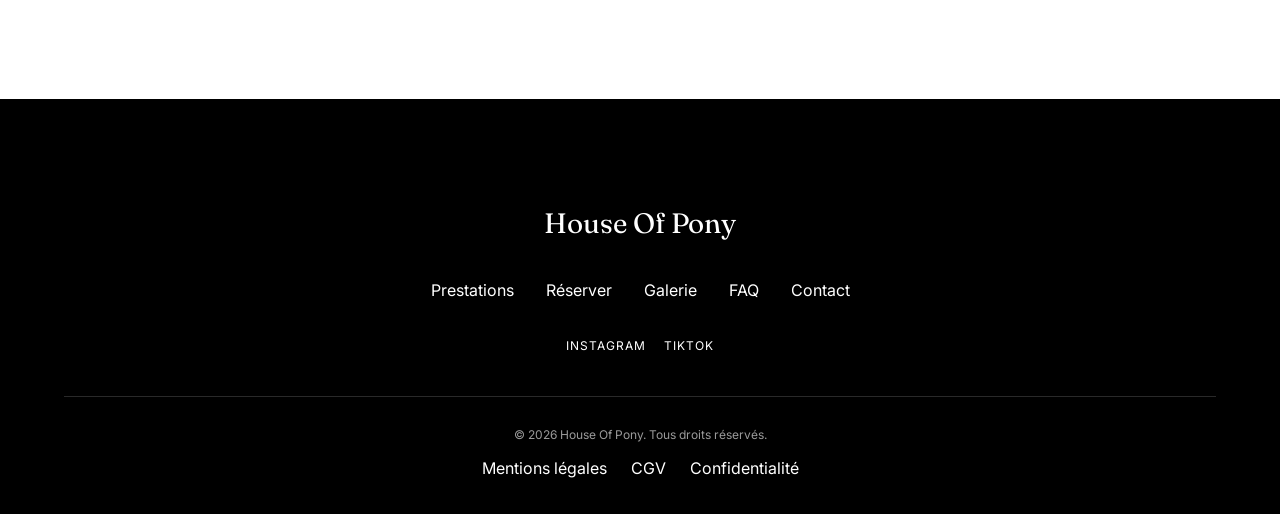
<file: contact.html>
<!doctype html>
<html lang="fr">
<head>
<meta charset="UTF-8">
<meta name="viewport" content="width=device-width, initial-scale=1.0">
<title>Contact — House Of Pony</title>
<meta name="description" content="Contactez House Of Pony pour toute question sur les prestations, les disponibilités ou votre réservation. Atelier situé à Pantin, sur rendez-vous.">
<link rel="canonical" href="https://houseofpony.fr/contact.html">
<meta property="og:type" content="website">
<meta property="og:title" content="Contact — House Of Pony">
<meta property="og:url" content="https://houseofpony.fr/contact.html">
<link rel="icon" href="data:image/svg+xml,<svg xmlns=%22http://www.w3.org/2000/svg%22 viewBox=%220 0 100 100%22><rect width=%22100%22 height=%22100%22 fill=%22black%22/><text x=%2250%22 y=%2266%22 font-size=%2260%22 fill=%22white%22 text-anchor=%22middle%22 font-family=%22serif%22>P</text></svg>">
<link rel="stylesheet" href="assets/css/style.css">
<link rel="stylesheet" href="assets/css/components.css">
<style>
  .form-status{ display:none; margin-top:20px; padding:16px 20px; background:var(--grey-l); font-size:13.5px; }
  .form-status.show{ display:block; }
</style>
</head>
<body>
<a href="#main" class="skip-link">Aller au contenu</a>

<header class="nav" id="siteNav">
  <div class="nav-inner">
    <button class="nav-burger" aria-label="Menu"><span></span><span></span><span></span></button>
    <a href="index.html" class="nav-logo-stack">
      <span class="l1">House Of Pony</span>
      <span class="l2">Pantin</span>
    </a>
    <a href="reservation.html" class="nav-reserve">
      <span class="r1">Réservation</span>
      <span class="r2">En ligne</span>
    </a>
  </div>
</header>

<div class="announce-bar">Tension contrôlée, zéro surchauffe — la santé du cheveu avant tout.</div>

<div class="mobile-menu">
  <nav>
    <a href="index.html">Accueil</a>
    <a href="a-propos.html">À Propos</a>
    <a href="prestations.html">Prestations</a>
    <a href="galerie.html">Galerie</a>
    <a href="faq.html">FAQ</a>
    <a href="contact.html">Contact</a>
  </nav>
  <div class="mm-foot"><span>Pantin</span><span>@houseofpony_</span></div>
</div>

<main id="main">
  <section class="page-hero">
    <div class="container">
      <div class="breadcrumb"><a href="index.html">Accueil</a><span>/</span><span>Contact</span></div>
      <p class="eyebrow">Contact</p>
      <h1 class="h-xl mt-xs">Parlons de votre prochain rendez-vous.</h1>
    </div>
  </section>

  <section class="section-pad">
    <div class="container contact-grid">

      <div data-reveal>
        <p class="eyebrow">Écrire à l'atelier</p>
        <h2 class="h-md mt-xs">Envoyer un message</h2>
        <form class="contact-form mt-l">
          <div class="form-2col">
            <div class="form-row"><label for="cf-name">Nom complet</label><input id="cf-name" type="text" required autocomplete="name"></div>
            <div class="form-row"><label for="cf-email">Email</label><input id="cf-email" type="email" required autocomplete="email"></div>
          </div>
          <div class="form-2col">
            <div class="form-row"><label for="cf-phone">Téléphone</label><input id="cf-phone" type="tel" autocomplete="tel"></div>
            <div class="form-row">
              <label for="cf-service">Prestation souhaitée</label>
              <select id="cf-service">
                <option value="">Sélectionner</option>
                <option>Ponytail Classique</option>
                <option>Half Up Crown Twist</option>
                <option>Bun x Frange</option>
                <option>Ponylace</option>
                <option>Demi-Tête (Quickwaves)</option>
                <option>Bun</option>
                <option>Demi-Tête avec Frange</option>
                <option>Je ne sais pas encore</option>
              </select>
            </div>
          </div>
          <div class="form-row"><label for="cf-msg">Message</label><textarea id="cf-msg" required></textarea></div>
          <button type="submit" class="btn btn-primary btn-full">Envoyer le message</button>
          <p class="form-status" role="status"></p>
          <p class="form-note">Pour réserver directement un créneau, utilisez plutôt la <a href="reservation.html" style="text-decoration:underline">page de réservation</a>.</p>
        </form>
      </div>

      <div data-reveal data-reveal-delay="1">
        <p class="eyebrow">Coordonnées</p>
        <h2 class="h-md mt-xs">Informations pratiques</h2>

        <div class="mt-l">
          <div class="contact-info-item">
            <svg viewBox="0 0 24 24" fill="none" stroke="currentColor" stroke-width="1.3"><path d="M21 10c0 6-9 12-9 12s-9-6-9-12a9 9 0 0118 0z"/><circle cx="12" cy="10" r="3"/></svg>
            <div><h4>Atelier</h4><p>Pantin, Île-de-France<br>Adresse exacte communiquée 24h avant le rendez-vous</p></div>
          </div>
          <div class="contact-info-item">
            <svg viewBox="0 0 24 24" fill="none" stroke="currentColor" stroke-width="1.3"><rect x="3" y="5" width="18" height="14" rx="1"/><path d="M3 7l9 6 9-6"/></svg>
            <div><h4>Email</h4><a href="mailto:contact@houseofpony.fr">contact@houseofpony.fr</a></div>
          </div>
          <div class="contact-info-item">
            <svg viewBox="0 0 24 24" fill="none" stroke="currentColor" stroke-width="1.3"><rect x="4" y="4" width="16" height="16" rx="4"/><circle cx="12" cy="12" r="3.2"/><circle cx="16.5" cy="7.5" r="0.6" fill="currentColor"/></svg>
            <div><h4>Instagram</h4><a href="https://instagram.com/houseofpony_" target="_blank" rel="noopener">@houseofpony_</a></div>
          </div>
          <div class="contact-info-item">
            <svg viewBox="0 0 24 24" fill="none" stroke="currentColor" stroke-width="1.3"><path d="M15 3v11.5a3.5 3.5 0 11-3-3.46V3z"/><path d="M15 3c.6 2.4 2.2 4 5 4"/></svg>
            <div><h4>TikTok</h4><a href="https://tiktok.com/@houseofpony_" target="_blank" rel="noopener">@houseofpony_</a></div>
          </div>
          <div class="contact-info-item">
            <svg viewBox="0 0 24 24" fill="none" stroke="currentColor" stroke-width="1.3"><circle cx="12" cy="12" r="9"/><path d="M12 7v5l3 3"/></svg>
            <div><h4>Horaires de réponse</h4><p>Demandes traitées sous 24 à 48h, du lundi au samedi</p></div>
          </div>
        </div>

        <div class="map-frame mt-m">
          <iframe
            src="https://www.google.com/maps?q=Pantin,France&output=embed"
            width="100%" height="100%" style="border:0; filter:grayscale(1) contrast(1.1)"
            loading="lazy" referrerpolicy="no-referrer-when-downgrade"
            title="Localisation approximative — Pantin"></iframe>
        </div>
      </div>

    </div>
  </section>
</main>

<footer class="footer">
  <div class="container center">
    <div class="footer-brand">House Of Pony</div>
    <nav style="display:flex; justify-content:center; gap:32px; flex-wrap:wrap; margin:32px 0" aria-label="Navigation pied de page">
      <a href="prestations.html">Prestations</a>
      <a href="reservation.html">Réserver</a>
      <a href="galerie.html">Galerie</a>
      <a href="faq.html">FAQ</a>
      <a href="contact.html">Contact</a>
    </nav>
    <div class="social-strip center mt-s" style="justify-content:center">
      <a href="https://instagram.com/houseofpony_" target="_blank" rel="noopener">Instagram</a>
      <a href="https://tiktok.com/@houseofpony_" target="_blank" rel="noopener">TikTok</a>
    </div>
    <div class="footer-bottom" style="justify-content:center; border-top:1px solid var(--line-inv); margin-top:40px">
      <span>&copy; <span data-year></span> House Of Pony. Tous droits réservés.</span>
    </div>
    <div class="footer-legal" style="justify-content:center; margin-top:12px">
      <a href="mentions-legales.html">Mentions légales</a>
      <a href="cgv.html">CGV</a>
      <a href="confidentialite.html">Confidentialité</a>
    </div>
  </div>
</footer>

<script src="assets/js/main.js"></script>
</body>
</html>
</file>
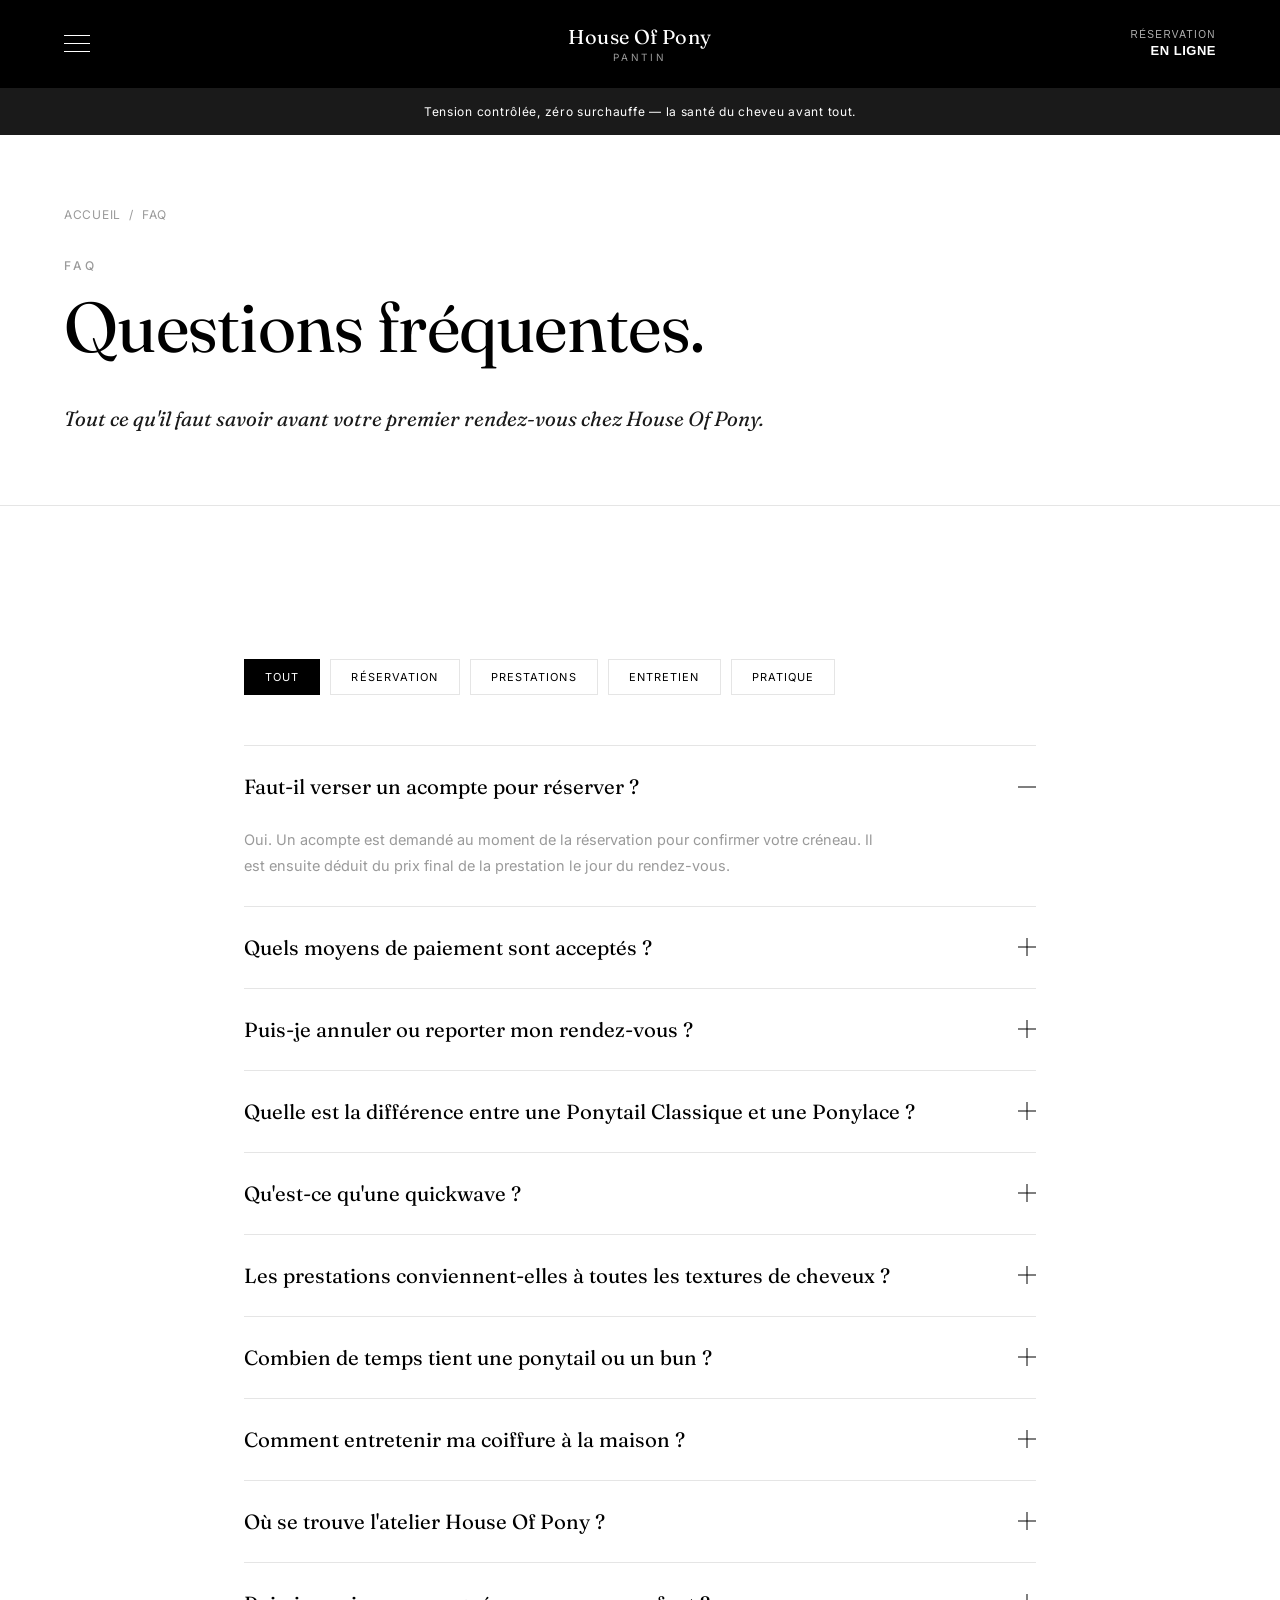
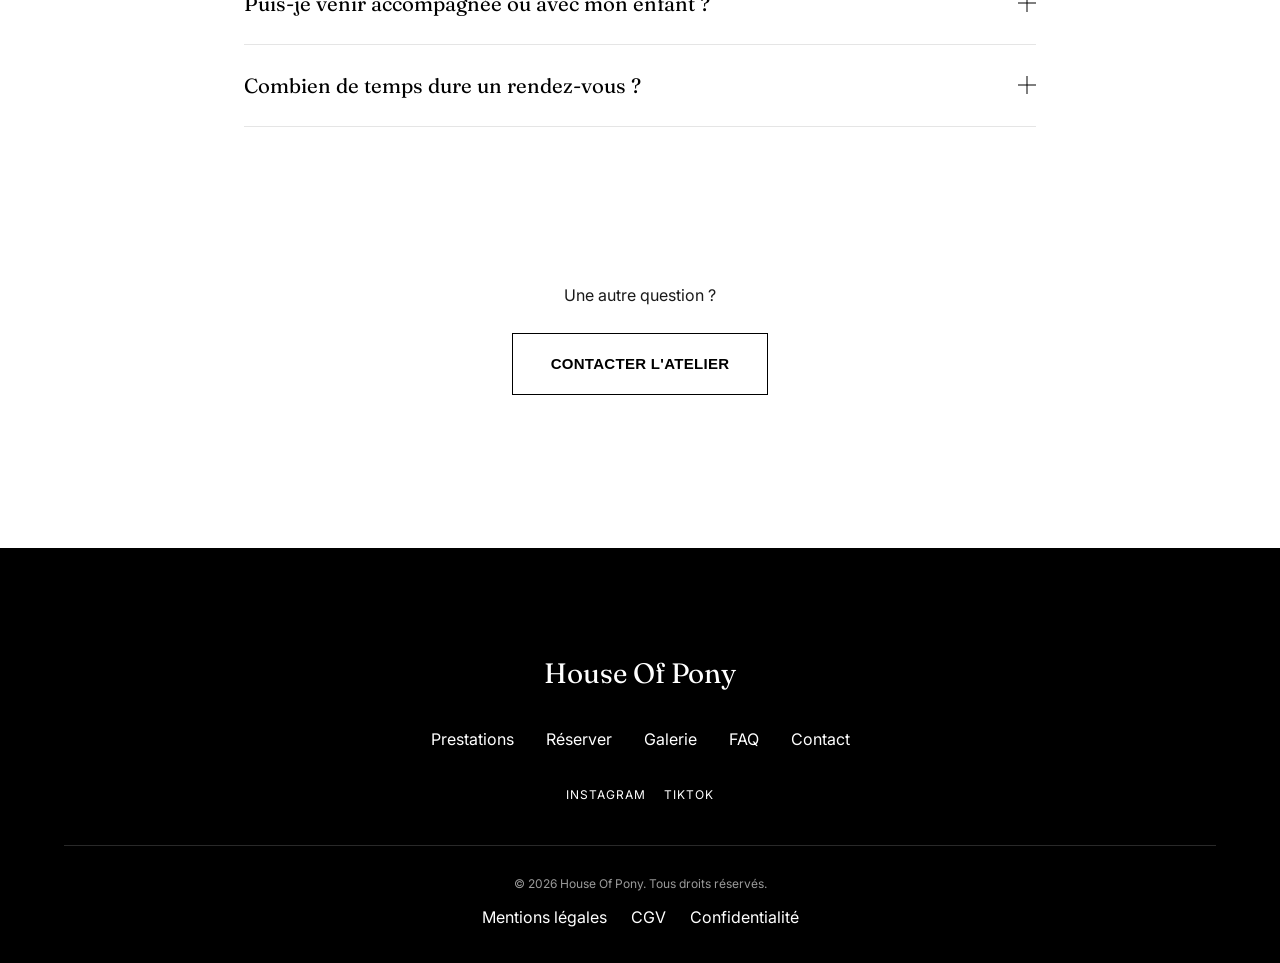
<file: faq.html>
<!doctype html>
<html lang="fr">
<head>
<meta charset="UTF-8">
<meta name="viewport" content="width=device-width, initial-scale=1.0">
<title>FAQ — House Of Pony</title>
<meta name="description" content="Toutes les réponses aux questions fréquentes sur les prestations, l'entretien, la réservation et les conditions d'accès à l'atelier House Of Pony.">
<link rel="canonical" href="https://houseofpony.fr/faq.html">
<meta property="og:type" content="website">
<meta property="og:title" content="FAQ — House Of Pony">
<meta property="og:url" content="https://houseofpony.fr/faq.html">
<link rel="icon" href="data:image/svg+xml,<svg xmlns=%22http://www.w3.org/2000/svg%22 viewBox=%220 0 100 100%22><rect width=%22100%22 height=%22100%22 fill=%22black%22/><text x=%2250%22 y=%2266%22 font-size=%2260%22 fill=%22white%22 text-anchor=%22middle%22 font-family=%22serif%22>P</text></svg>">
<link rel="stylesheet" href="assets/css/style.css">
<link rel="stylesheet" href="assets/css/components.css">
<script type="application/ld+json">
{
  "@context": "https://schema.org",
  "@type": "FAQPage",
  "mainEntity": [
    {"@type":"Question","name":"Faut-il verser un acompte pour réserver ?","acceptedAnswer":{"@type":"Answer","text":"Oui, un acompte est demandé à la réservation pour confirmer votre créneau. Il est déduit du prix final de la prestation."}},
    {"@type":"Question","name":"Qu'est-ce qu'une quickwave ?","acceptedAnswer":{"@type":"Answer","text":"La quickwave est une technique d'ondulation rapide qui redonne du mouvement au cheveu sans le figer ni recourir à une chaleur excessive."}},
    {"@type":"Question","name":"Où se trouve l'atelier House Of Pony ?","acceptedAnswer":{"@type":"Answer","text":"L'atelier est situé à Pantin. L'adresse exacte est communiquée 24h avant chaque rendez-vous."}}
  ]
}
</script>
</head>
<body>
<a href="#main" class="skip-link">Aller au contenu</a>

<header class="nav" id="siteNav">
  <div class="nav-inner">
    <button class="nav-burger" aria-label="Menu"><span></span><span></span><span></span></button>
    <a href="index.html" class="nav-logo-stack">
      <span class="l1">House Of Pony</span>
      <span class="l2">Pantin</span>
    </a>
    <a href="reservation.html" class="nav-reserve">
      <span class="r1">Réservation</span>
      <span class="r2">En ligne</span>
    </a>
  </div>
</header>

<div class="announce-bar">Tension contrôlée, zéro surchauffe — la santé du cheveu avant tout.</div>

<div class="mobile-menu">
  <nav>
    <a href="index.html">Accueil</a>
    <a href="a-propos.html">À Propos</a>
    <a href="prestations.html">Prestations</a>
    <a href="galerie.html">Galerie</a>
    <a href="faq.html">FAQ</a>
    <a href="contact.html">Contact</a>
  </nav>
  <div class="mm-foot"><span>Pantin</span><span>@houseofpony_</span></div>
</div>

<main id="main">
  <section class="page-hero">
    <div class="container">
      <div class="breadcrumb"><a href="index.html">Accueil</a><span>/</span><span>FAQ</span></div>
      <p class="eyebrow">FAQ</p>
      <h1 class="h-xl mt-xs">Questions fréquentes.</h1>
      <p class="lede mt-m" style="max-width:60ch">Tout ce qu'il faut savoir avant votre premier rendez-vous chez House Of Pony.</p>
    </div>
  </section>

  <section class="section-pad">
    <div class="container" style="max-width:920px">
      <div class="faq-cats" data-reveal>
        <button class="active" data-cat="all">Tout</button>
        <button data-cat="reservation">Réservation</button>
        <button data-cat="prestations">Prestations</button>
        <button data-cat="entretien">Entretien</button>
        <button data-cat="pratique">Pratique</button>
      </div>

      <div class="faq-list" data-reveal data-reveal-delay="1">

        <div class="faq-item open" data-cat="reservation">
          <button class="faq-q"><span>Faut-il verser un acompte pour réserver ?</span><span class="plus"></span></button>
          <div class="faq-a"><div class="faq-a-inner">Oui. Un acompte est demandé au moment de la réservation pour confirmer votre créneau. Il est ensuite déduit du prix final de la prestation le jour du rendez-vous.</div></div>
        </div>

        <div class="faq-item" data-cat="reservation">
          <button class="faq-q"><span>Quels moyens de paiement sont acceptés ?</span><span class="plus"></span></button>
          <div class="faq-a"><div class="faq-a-inner">L'acompte de réservation se règle en ligne. Le solde peut être réglé sur place selon les modalités communiquées lors de la confirmation de votre rendez-vous. Les cartes cadeau House Of Pony sont également acceptées.</div></div>
        </div>

        <div class="faq-item" data-cat="reservation">
          <button class="faq-q"><span>Puis-je annuler ou reporter mon rendez-vous ?</span><span class="plus"></span></button>
          <div class="faq-a"><div class="faq-a-inner">Tout report ou annulation doit être signalé le plus tôt possible avant le rendez-vous. Les conditions détaillées (délais, éventuelle conservation de l'acompte) sont précisées dans les Conditions Générales de Vente.</div></div>
        </div>

        <div class="faq-item" data-cat="prestations">
          <button class="faq-q"><span>Quelle est la différence entre une Ponytail Classique et une Ponylace ?</span><span class="plus"></span></button>
          <div class="faq-a"><div class="faq-a-inner">La Ponytail Classique est réalisée directement sur votre base naturelle. La Ponylace ajoute une lace frontale pour recréer une ligne de naissance invisible, y compris en lumière rasante — idéal pour un résultat encore plus net sur le contour du visage.</div></div>
        </div>

        <div class="faq-item" data-cat="prestations">
          <button class="faq-q"><span>Qu'est-ce qu'une quickwave ?</span><span class="plus"></span></button>
          <div class="faq-a"><div class="faq-a-inner">La quickwave est une technique d'ondulation rapide qui redonne du mouvement au cheveu sans le figer. Elle peut être réalisée sur l'ensemble ou la moitié de la chevelure, seule ou associée à une frange structurée.</div></div>
        </div>

        <div class="faq-item" data-cat="prestations">
          <button class="faq-q"><span>Les prestations conviennent-elles à toutes les textures de cheveux ?</span><span class="plus"></span></button>
          <div class="faq-a"><div class="faq-a-inner">Chaque séance démarre par un diagnostic capillaire qui permet d'adapter la technique — tension de la base, méthode de lissage ou d'ondulation — à votre texture et à la santé de votre cheveu.</div></div>
        </div>

        <div class="faq-item" data-cat="entretien">
          <button class="faq-q"><span>Combien de temps tient une ponytail ou un bun ?</span><span class="plus"></span></button>
          <div class="faq-a"><div class="faq-a-inner">Avec un entretien adapté (foulard de nuit, hydratation légère de la lisière), la tenue varie généralement de plusieurs jours à une à deux semaines selon la prestation et votre routine capillaire.</div></div>
        </div>

        <div class="faq-item" data-cat="entretien">
          <button class="faq-q"><span>Comment entretenir ma coiffure à la maison ?</span><span class="plus"></span></button>
          <div class="faq-a"><div class="faq-a-inner">Des conseils d'entretien personnalisés vous sont transmis à la fin de chaque rendez-vous : protection de nuit, produits recommandés pour la lisière et gestes à éviter pour préserver la tenue.</div></div>
        </div>

        <div class="faq-item" data-cat="pratique">
          <button class="faq-q"><span>Où se trouve l'atelier House Of Pony ?</span><span class="plus"></span></button>
          <div class="faq-a"><div class="faq-a-inner">L'atelier est situé à Pantin. Pour préserver l'intimité de chaque séance, l'adresse exacte est communiquée par message 24h avant votre rendez-vous.</div></div>
        </div>

        <div class="faq-item" data-cat="pratique">
          <button class="faq-q"><span>Puis-je venir accompagnée ou avec mon enfant ?</span><span class="plus"></span></button>
          <div class="faq-a"><div class="faq-a-inner">Oui, un accompagnant est le bienvenu, tout comme les bébés. L'atelier accueille également les hommes et les animaux, et reste accessible aux personnes à mobilité réduite.</div></div>
        </div>

        <div class="faq-item" data-cat="pratique">
          <button class="faq-q"><span>Combien de temps dure un rendez-vous ?</span><span class="plus"></span></button>
          <div class="faq-a"><div class="faq-a-inner">Selon la prestation choisie, comptez entre 3h et 3h30. Ces durées sont indicatives et peuvent varier légèrement selon la densité et la longueur de votre chevelure.</div></div>
        </div>

      </div>
    </div>
  </section>

  <section class="section-pad center" style="padding-top:0">
    <div class="container">
      <p class="body-l">Une autre question ?</p>
      <a href="contact.html" class="btn btn-outline mt-s">Contacter l'atelier</a>
    </div>
  </section>
</main>

<footer class="footer">
  <div class="container center">
    <div class="footer-brand">House Of Pony</div>
    <nav style="display:flex; justify-content:center; gap:32px; flex-wrap:wrap; margin:32px 0" aria-label="Navigation pied de page">
      <a href="prestations.html">Prestations</a>
      <a href="reservation.html">Réserver</a>
      <a href="galerie.html">Galerie</a>
      <a href="faq.html">FAQ</a>
      <a href="contact.html">Contact</a>
    </nav>
    <div class="social-strip center mt-s" style="justify-content:center">
      <a href="https://instagram.com/houseofpony_" target="_blank" rel="noopener">Instagram</a>
      <a href="https://tiktok.com/@houseofpony_" target="_blank" rel="noopener">TikTok</a>
    </div>
    <div class="footer-bottom" style="justify-content:center; border-top:1px solid var(--line-inv); margin-top:40px">
      <span>&copy; <span data-year></span> House Of Pony. Tous droits réservés.</span>
    </div>
    <div class="footer-legal" style="justify-content:center; margin-top:12px">
      <a href="mentions-legales.html">Mentions légales</a>
      <a href="cgv.html">CGV</a>
      <a href="confidentialite.html">Confidentialité</a>
    </div>
  </div>
</footer>

<script src="assets/js/main.js"></script>
</body>
</html>
</file>
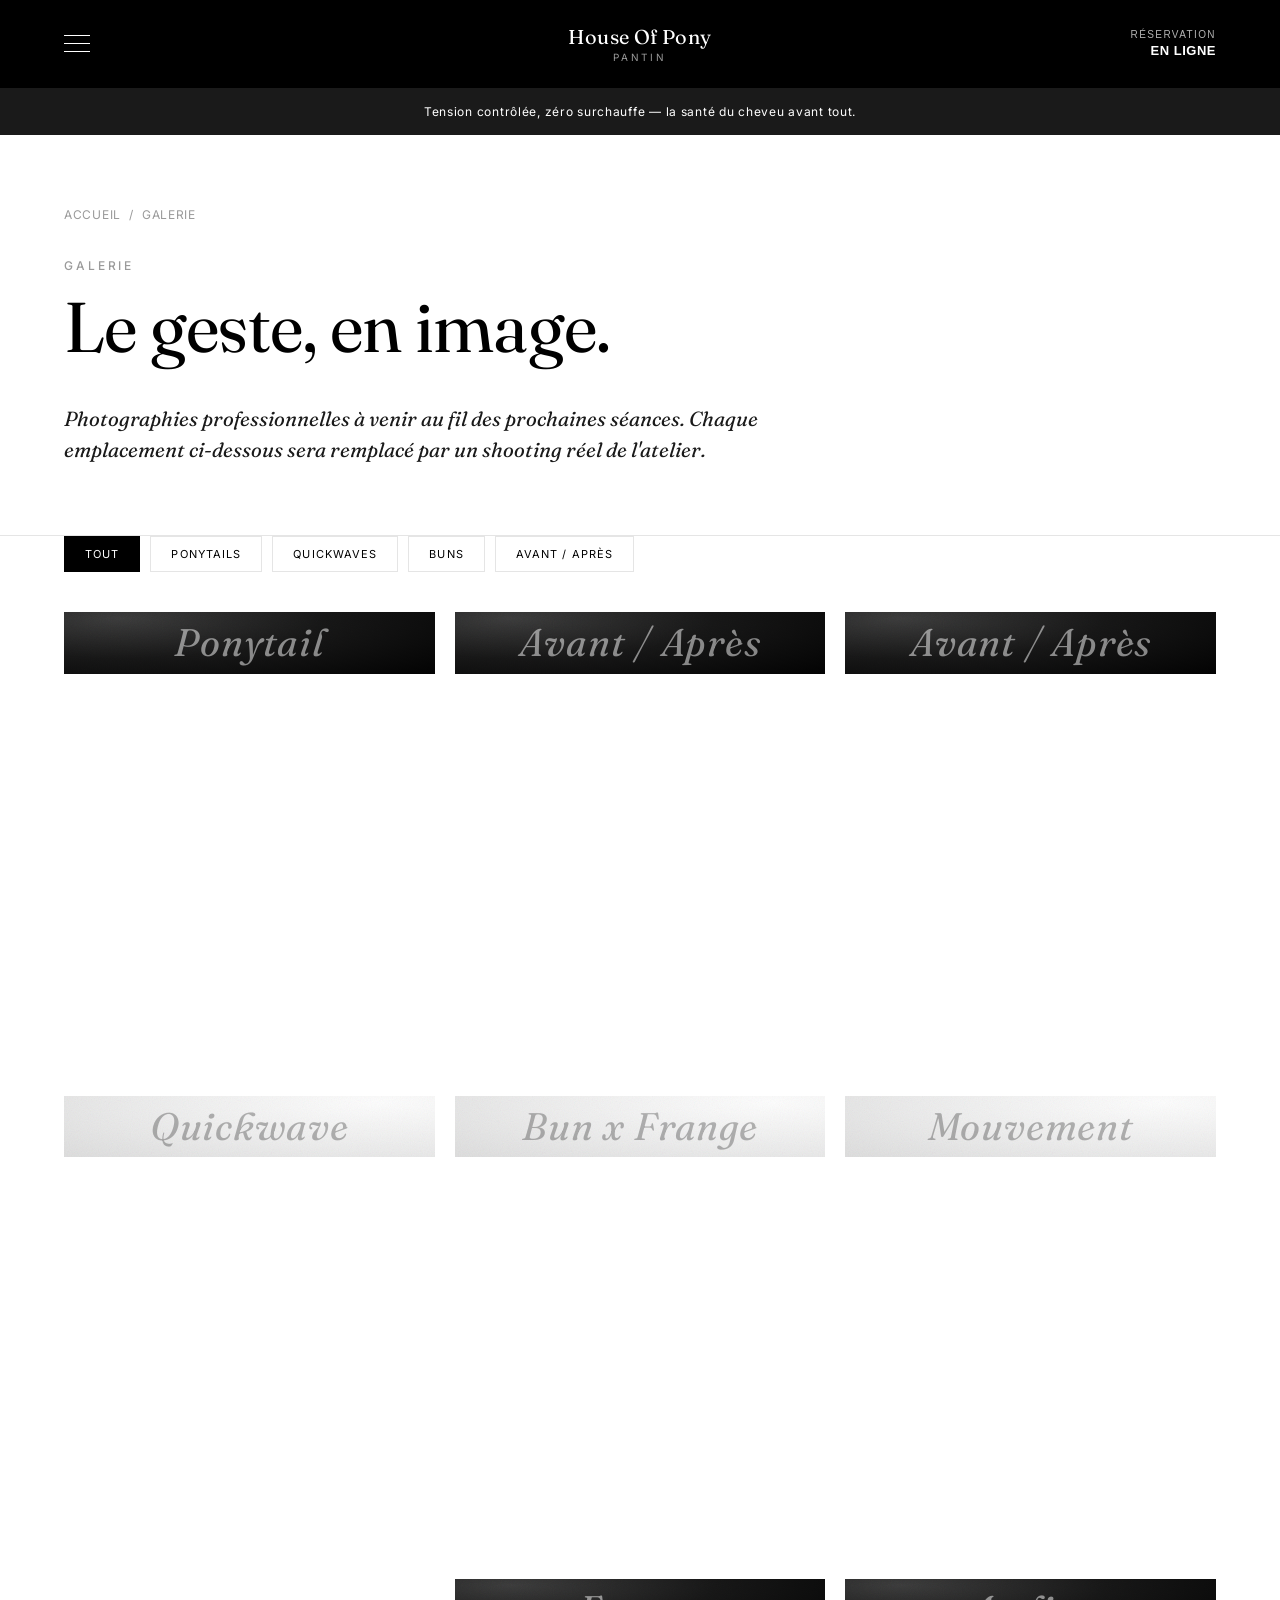
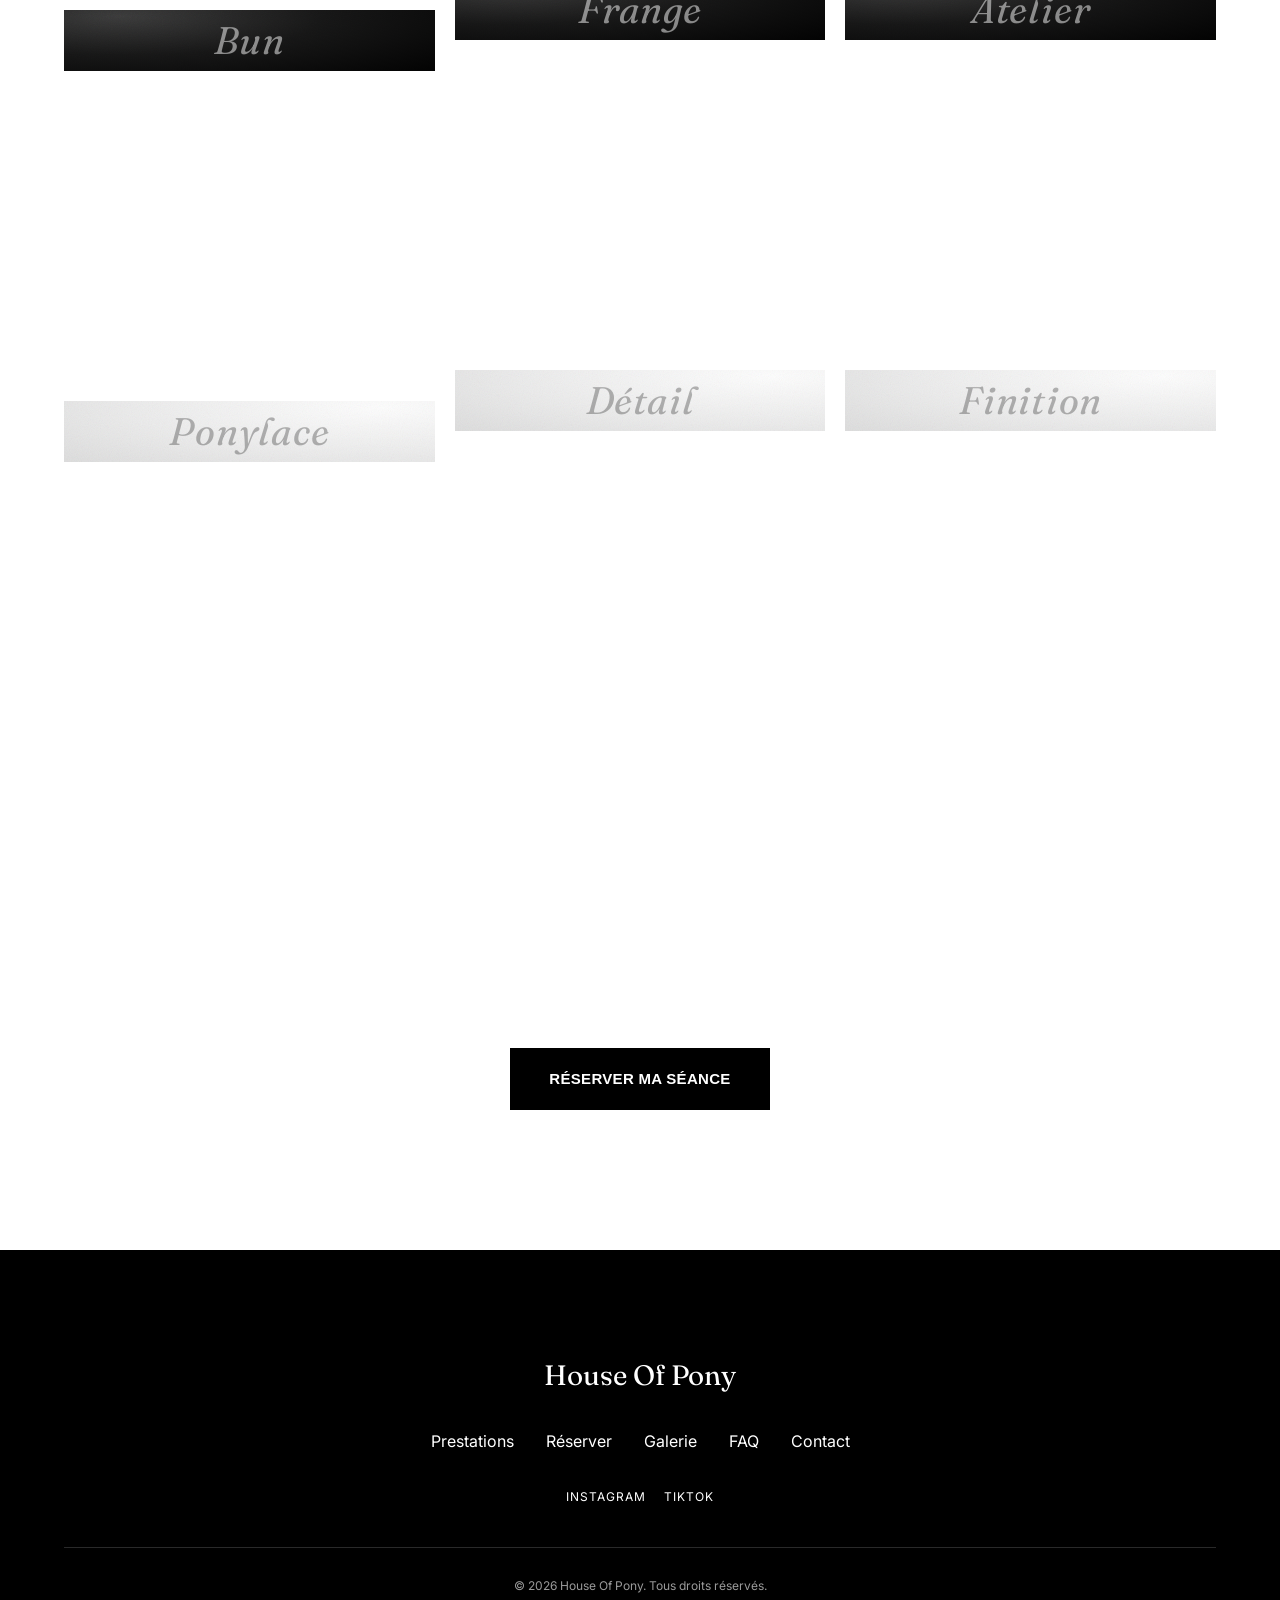
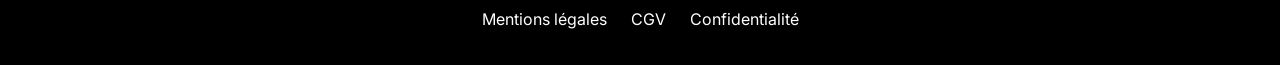
<file: galerie.html>
<!doctype html>
<html lang="fr">
<head>
<meta charset="UTF-8">
<meta name="viewport" content="width=device-width, initial-scale=1.0">
<title>Galerie — House Of Pony</title>
<meta name="description" content="Galerie des réalisations House Of Pony : ponytails, quickwaves, bun et ponylace. Retrouvez le geste signature de l'atelier en image.">
<link rel="canonical" href="https://houseofpony.fr/galerie.html">
<meta property="og:type" content="website">
<meta property="og:title" content="Galerie — House Of Pony">
<meta property="og:url" content="https://houseofpony.fr/galerie.html">
<link rel="icon" href="data:image/svg+xml,<svg xmlns=%22http://www.w3.org/2000/svg%22 viewBox=%220 0 100 100%22><rect width=%22100%22 height=%22100%22 fill=%22black%22/><text x=%2250%22 y=%2266%22 font-size=%2260%22 fill=%22white%22 text-anchor=%22middle%22 font-family=%22serif%22>P</text></svg>">
<link rel="stylesheet" href="assets/css/style.css">
<link rel="stylesheet" href="assets/css/components.css">
</head>
<body>
<a href="#main" class="skip-link">Aller au contenu</a>

<header class="nav" id="siteNav">
  <div class="nav-inner">
    <button class="nav-burger" aria-label="Menu"><span></span><span></span><span></span></button>
    <a href="index.html" class="nav-logo-stack">
      <span class="l1">House Of Pony</span>
      <span class="l2">Pantin</span>
    </a>
    <a href="reservation.html" class="nav-reserve">
      <span class="r1">Réservation</span>
      <span class="r2">En ligne</span>
    </a>
  </div>
</header>

<div class="announce-bar">Tension contrôlée, zéro surchauffe — la santé du cheveu avant tout.</div>

<div class="mobile-menu">
  <nav>
    <a href="index.html">Accueil</a>
    <a href="a-propos.html">À Propos</a>
    <a href="prestations.html">Prestations</a>
    <a href="galerie.html">Galerie</a>
    <a href="faq.html">FAQ</a>
    <a href="contact.html">Contact</a>
  </nav>
  <div class="mm-foot"><span>Pantin</span><span>@houseofpony_</span></div>
</div>

<main id="main">
  <section class="page-hero">
    <div class="container">
      <div class="breadcrumb"><a href="index.html">Accueil</a><span>/</span><span>Galerie</span></div>
      <p class="eyebrow">Galerie</p>
      <h1 class="h-xl mt-xs">Le geste, en image.</h1>
      <p class="lede mt-m" style="max-width:60ch">Photographies professionnelles à venir au fil des prochaines séances. Chaque emplacement ci-dessous sera remplacé par un shooting réel de l'atelier.</p>
    </div>
  </section>

  <section class="section-pad" style="padding-top:0">
    <div class="container">
      <div class="gal-filter" data-reveal>
        <button class="active" data-cat="all">Tout</button>
        <button data-cat="ponytail">Ponytails</button>
        <button data-cat="wave">Quickwaves</button>
        <button data-cat="bun">Buns</button>
        <button data-cat="before-after">Avant / Après</button>
      </div>

      <div class="masonry" data-reveal data-reveal-delay="1">
        <div class="masonry-item" data-cat="ponytail" style="aspect-ratio:4/5"><div class="media-ph"><span class="mono">Ponytail</span></div><div class="cap">Ponytail Classique</div></div>
        <div class="masonry-item" data-cat="wave" style="aspect-ratio:3/4"><div class="media-ph light"><span class="mono">Quickwave</span></div><div class="cap">Demi-Tête Quickwaves</div></div>
        <div class="masonry-item" data-cat="bun" style="aspect-ratio:1/1"><div class="media-ph"><span class="mono">Bun</span></div><div class="cap">Bun Signature</div></div>
        <div class="masonry-item" data-cat="ponytail" style="aspect-ratio:3/4"><div class="media-ph light"><span class="mono">Ponylace</span></div><div class="cap">Ponylace</div></div>
        <div class="masonry-item" data-cat="before-after" style="aspect-ratio:4/5"><div class="media-ph"><span class="mono">Avant / Après</span></div><div class="cap">Avant / Après — Half Up Crown Twist</div></div>
        <div class="masonry-item" data-cat="bun" style="aspect-ratio:4/5"><div class="media-ph light"><span class="mono">Bun x Frange</span></div><div class="cap">Bun x Frange</div></div>
        <div class="masonry-item" data-cat="wave" style="aspect-ratio:1/1"><div class="media-ph"><span class="mono">Frange</span></div><div class="cap">Demi-Tête avec Frange</div></div>
        <div class="masonry-item" data-cat="ponytail" style="aspect-ratio:3/4"><div class="media-ph light"><span class="mono">Détail</span></div><div class="cap">Détail — Ligne de départ</div></div>
        <div class="masonry-item" data-cat="before-after" style="aspect-ratio:4/5"><div class="media-ph"><span class="mono">Avant / Après</span></div><div class="cap">Avant / Après — Ponylace</div></div>
        <div class="masonry-item" data-cat="wave" style="aspect-ratio:4/5"><div class="media-ph light"><span class="mono">Mouvement</span></div><div class="cap">Quickwaves — Mouvement</div></div>
        <div class="masonry-item" data-cat="bun" style="aspect-ratio:1/1"><div class="media-ph"><span class="mono">Atelier</span></div><div class="cap">Dans l'atelier</div></div>
        <div class="masonry-item" data-cat="ponytail" style="aspect-ratio:4/5"><div class="media-ph light"><span class="mono">Finition</span></div><div class="cap">Finition — Ponytail</div></div>
      </div>
    </div>
  </section>

  <section class="center" style="padding:0 0 clamp(80px,12vw,140px)">
    <div class="container">
      <a href="reservation.html" class="btn btn-primary" data-reveal>Réserver ma séance</a>
    </div>
  </section>
</main>

<!-- LIGHTBOX -->
<div class="lightbox">
  <button class="lightbox-close" aria-label="Fermer">
    Fermer
    <svg viewBox="0 0 24 24" fill="none" stroke="currentColor" stroke-width="1.4"><path d="M6 6l12 12M18 6L6 18"/></svg>
  </button>
  <button class="lightbox-prev" aria-label="Précédent"><svg viewBox="0 0 24 24" fill="none" stroke="currentColor" stroke-width="1.4"><path d="M15 18l-6-6 6-6"/></svg></button>
  <div class="lb-media media-ph"><span class="mono"></span></div>
  <button class="lightbox-next" aria-label="Suivant"><svg viewBox="0 0 24 24" fill="none" stroke="currentColor" stroke-width="1.4"><path d="M9 6l6 6-6 6"/></svg></button>
  <div class="lightbox-count">1 / 12</div>
</div>

<footer class="footer">
  <div class="container center">
    <div class="footer-brand">House Of Pony</div>
    <nav style="display:flex; justify-content:center; gap:32px; flex-wrap:wrap; margin:32px 0" aria-label="Navigation pied de page">
      <a href="prestations.html">Prestations</a>
      <a href="reservation.html">Réserver</a>
      <a href="galerie.html">Galerie</a>
      <a href="faq.html">FAQ</a>
      <a href="contact.html">Contact</a>
    </nav>
    <div class="social-strip center mt-s" style="justify-content:center">
      <a href="https://instagram.com/houseofpony_" target="_blank" rel="noopener">Instagram</a>
      <a href="https://tiktok.com/@houseofpony_" target="_blank" rel="noopener">TikTok</a>
    </div>
    <div class="footer-bottom" style="justify-content:center; border-top:1px solid var(--line-inv); margin-top:40px">
      <span>&copy; <span data-year></span> House Of Pony. Tous droits réservés.</span>
    </div>
    <div class="footer-legal" style="justify-content:center; margin-top:12px">
      <a href="mentions-legales.html">Mentions légales</a>
      <a href="cgv.html">CGV</a>
      <a href="confidentialite.html">Confidentialité</a>
    </div>
  </div>
</footer>

<script src="assets/js/main.js"></script>
</body>
</html>
</file>
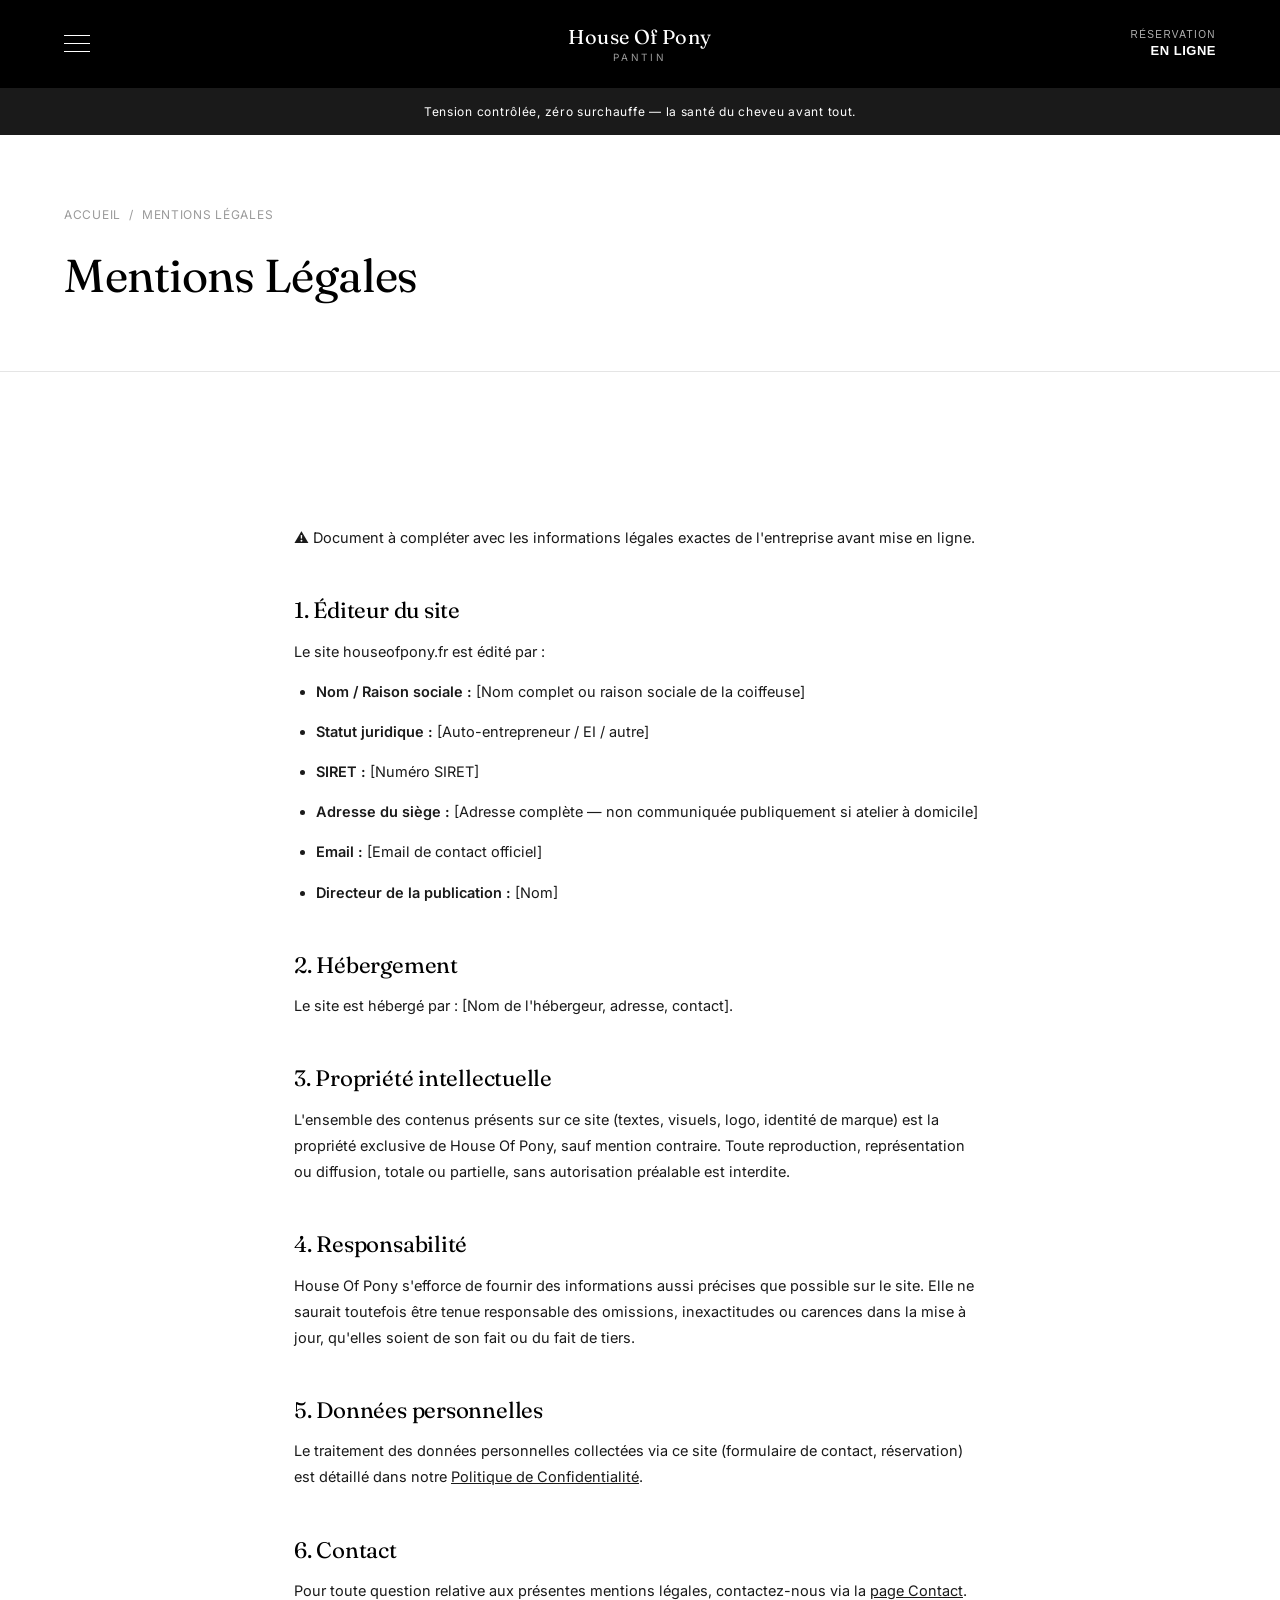
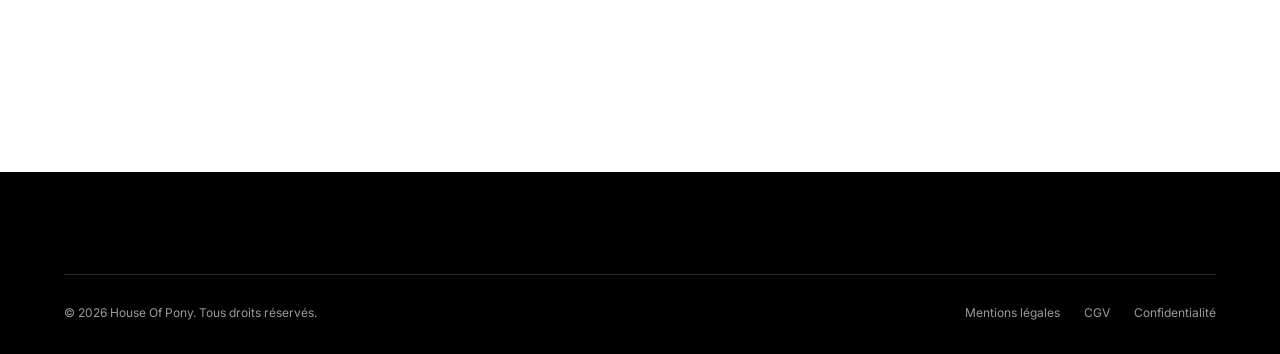
<file: mentions-legales.html>
<!doctype html>
<html lang="fr">
<head>
<meta charset="UTF-8">
<meta name="viewport" content="width=device-width, initial-scale=1.0">
<title>Mentions Légales — House Of Pony</title>
<meta name="description" content="Mentions légales du site House Of Pony.">
<link rel="canonical" href="https://houseofpony.fr/mentions-legales.html">
<meta name="robots" content="noindex, follow">
<link rel="icon" href="data:image/svg+xml,<svg xmlns=%22http://www.w3.org/2000/svg%22 viewBox=%220 0 100 100%22><rect width=%22100%22 height=%22100%22 fill=%22black%22/><text x=%2250%22 y=%2266%22 font-size=%2260%22 fill=%22white%22 text-anchor=%22middle%22 font-family=%22serif%22>P</text></svg>">
<link rel="stylesheet" href="assets/css/style.css">
<link rel="stylesheet" href="assets/css/components.css">
</head>
<body>
<a href="#main" class="skip-link">Aller au contenu</a>

<header class="nav" id="siteNav">
  <div class="nav-inner">
    <button class="nav-burger" aria-label="Menu"><span></span><span></span><span></span></button>
    <a href="index.html" class="nav-logo-stack">
      <span class="l1">House Of Pony</span>
      <span class="l2">Pantin</span>
    </a>
    <a href="reservation.html" class="nav-reserve">
      <span class="r1">Réservation</span>
      <span class="r2">En ligne</span>
    </a>
  </div>
</header>

<div class="announce-bar">Tension contrôlée, zéro surchauffe — la santé du cheveu avant tout.</div>

<div class="mobile-menu">
  <nav>
    <a href="index.html">Accueil</a>
    <a href="a-propos.html">À Propos</a>
    <a href="prestations.html">Prestations</a>
    <a href="galerie.html">Galerie</a>
    <a href="faq.html">FAQ</a>
    <a href="contact.html">Contact</a>
  </nav>
  <div class="mm-foot"><span>Pantin</span><span>@houseofpony_</span></div>
</div>

<main id="main">
  <section class="page-hero">
    <div class="container">
      <div class="breadcrumb"><a href="index.html">Accueil</a><span>/</span><span>Mentions légales</span></div>
      <h1 class="h-lg">Mentions Légales</h1>
    </div>
  </section>

  <section class="section-pad">
    <div class="container legal-body" style="max-width:820px">
      <p class="legal-updated">⚠️ Document à compléter avec les informations légales exactes de l'entreprise avant mise en ligne.</p>

      <h2>1. Éditeur du site</h2>
      <p>Le site houseofpony.fr est édité par :</p>
      <ul>
        <li><strong>Nom / Raison sociale :</strong> [Nom complet ou raison sociale de la coiffeuse]</li>
        <li><strong>Statut juridique :</strong> [Auto-entrepreneur / EI / autre]</li>
        <li><strong>SIRET :</strong> [Numéro SIRET]</li>
        <li><strong>Adresse du siège :</strong> [Adresse complète — non communiquée publiquement si atelier à domicile]</li>
        <li><strong>Email :</strong> [Email de contact officiel]</li>
        <li><strong>Directeur de la publication :</strong> [Nom]</li>
      </ul>

      <h2>2. Hébergement</h2>
      <p>Le site est hébergé par : [Nom de l'hébergeur, adresse, contact].</p>

      <h2>3. Propriété intellectuelle</h2>
      <p>L'ensemble des contenus présents sur ce site (textes, visuels, logo, identité de marque) est la propriété exclusive de House Of Pony, sauf mention contraire. Toute reproduction, représentation ou diffusion, totale ou partielle, sans autorisation préalable est interdite.</p>

      <h2>4. Responsabilité</h2>
      <p>House Of Pony s'efforce de fournir des informations aussi précises que possible sur le site. Elle ne saurait toutefois être tenue responsable des omissions, inexactitudes ou carences dans la mise à jour, qu'elles soient de son fait ou du fait de tiers.</p>

      <h2>5. Données personnelles</h2>
      <p>Le traitement des données personnelles collectées via ce site (formulaire de contact, réservation) est détaillé dans notre <a href="confidentialite.html" style="text-decoration:underline">Politique de Confidentialité</a>.</p>

      <h2>6. Contact</h2>
      <p>Pour toute question relative aux présentes mentions légales, contactez-nous via la <a href="contact.html" style="text-decoration:underline">page Contact</a>.</p>
    </div>
  </section>
</main>

<footer class="footer">
  <div class="container">
    <div class="footer-bottom" style="border-top:1px solid var(--line-inv); padding-top:28px">
      <span>&copy; <span data-year></span> House Of Pony. Tous droits réservés.</span>
      <div class="footer-legal">
        <a href="mentions-legales.html">Mentions légales</a>
        <a href="cgv.html">CGV</a>
        <a href="confidentialite.html">Confidentialité</a>
      </div>
    </div>
  </div>
</footer>

<script src="assets/js/main.js"></script>
</body>
</html>
</file>
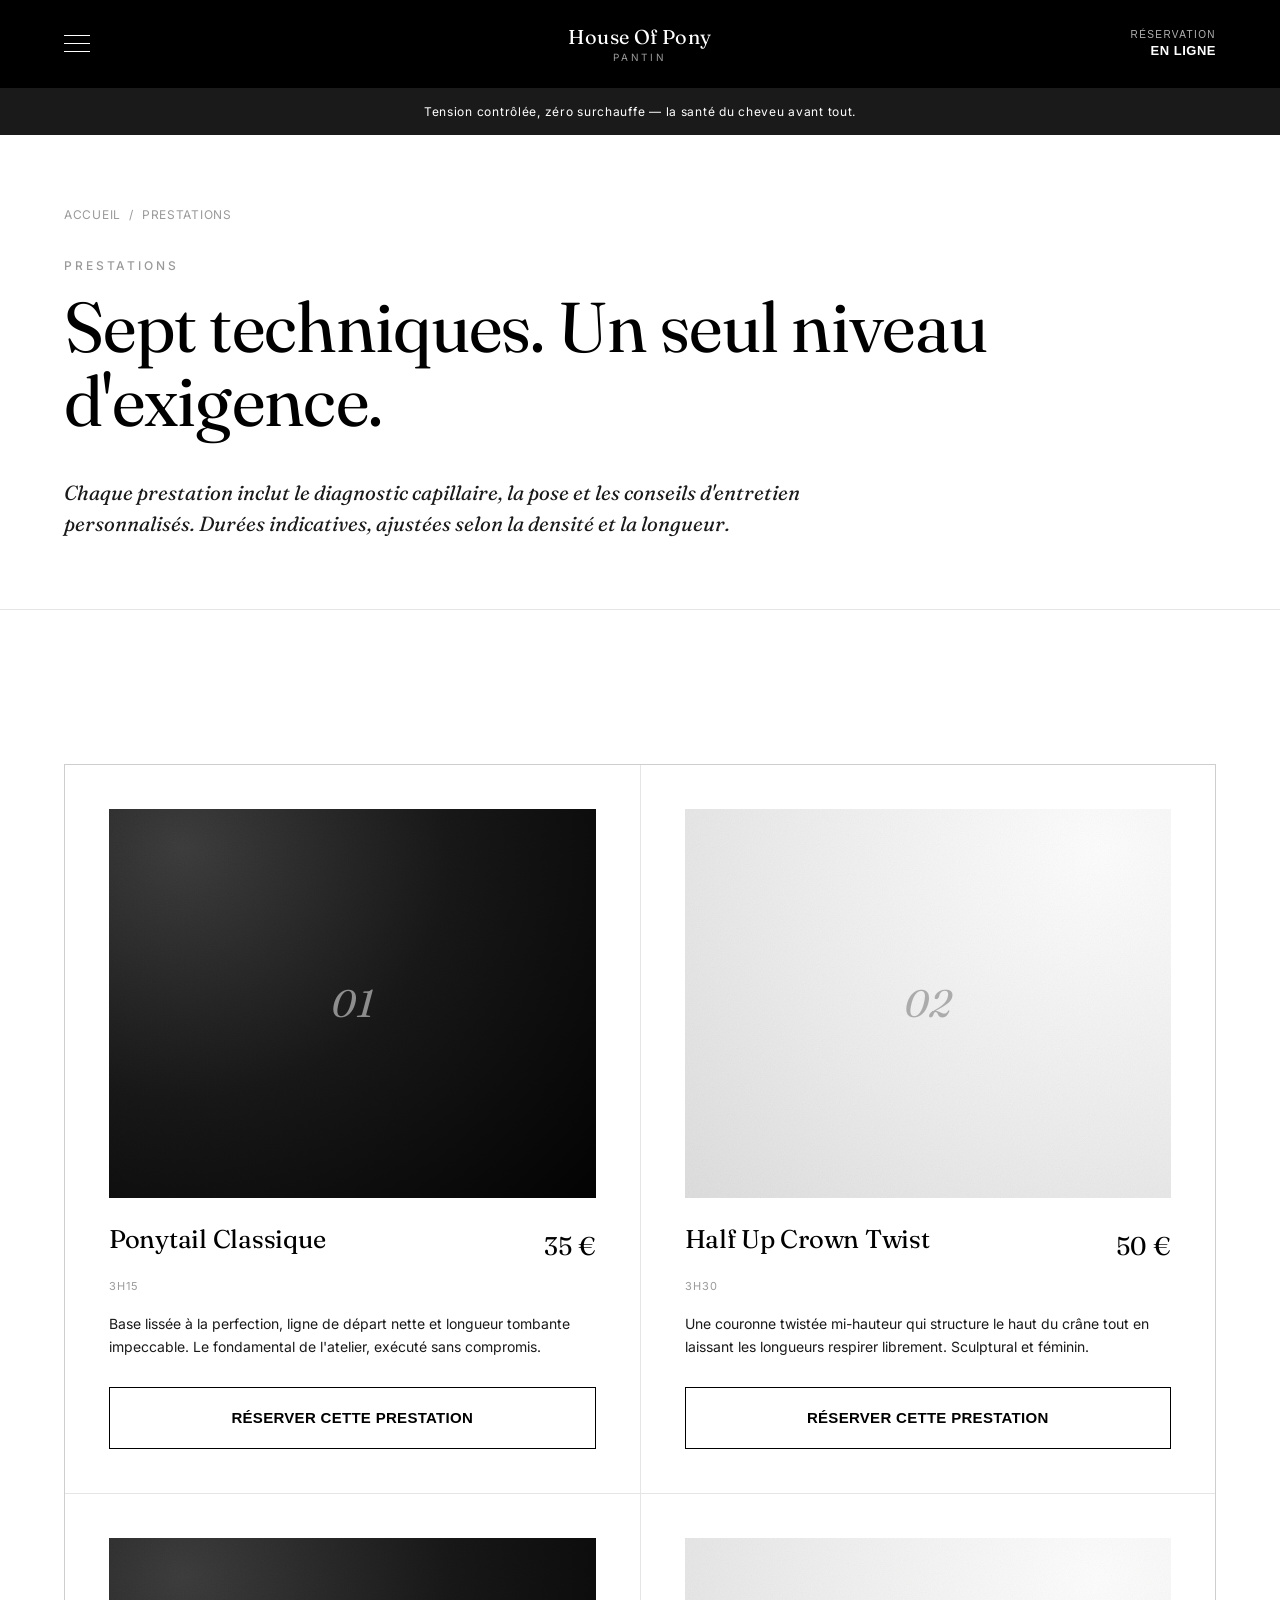
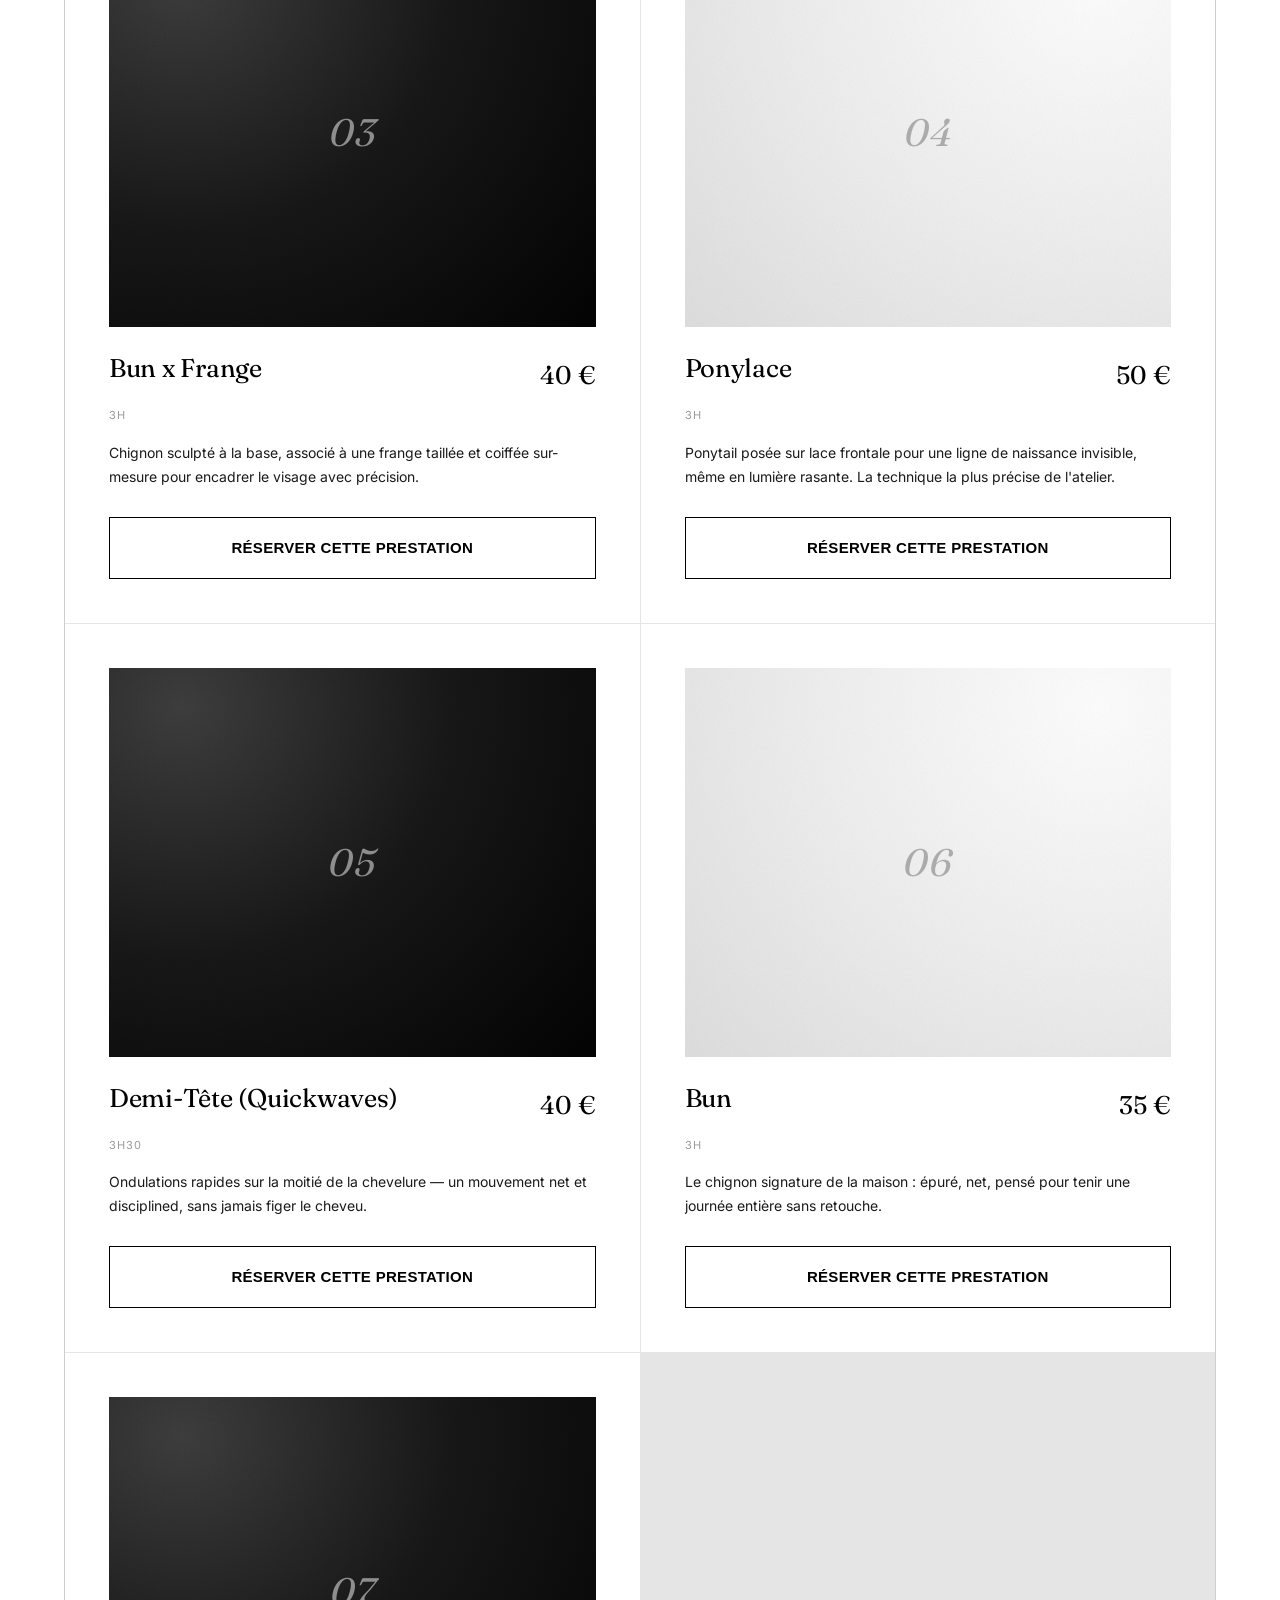
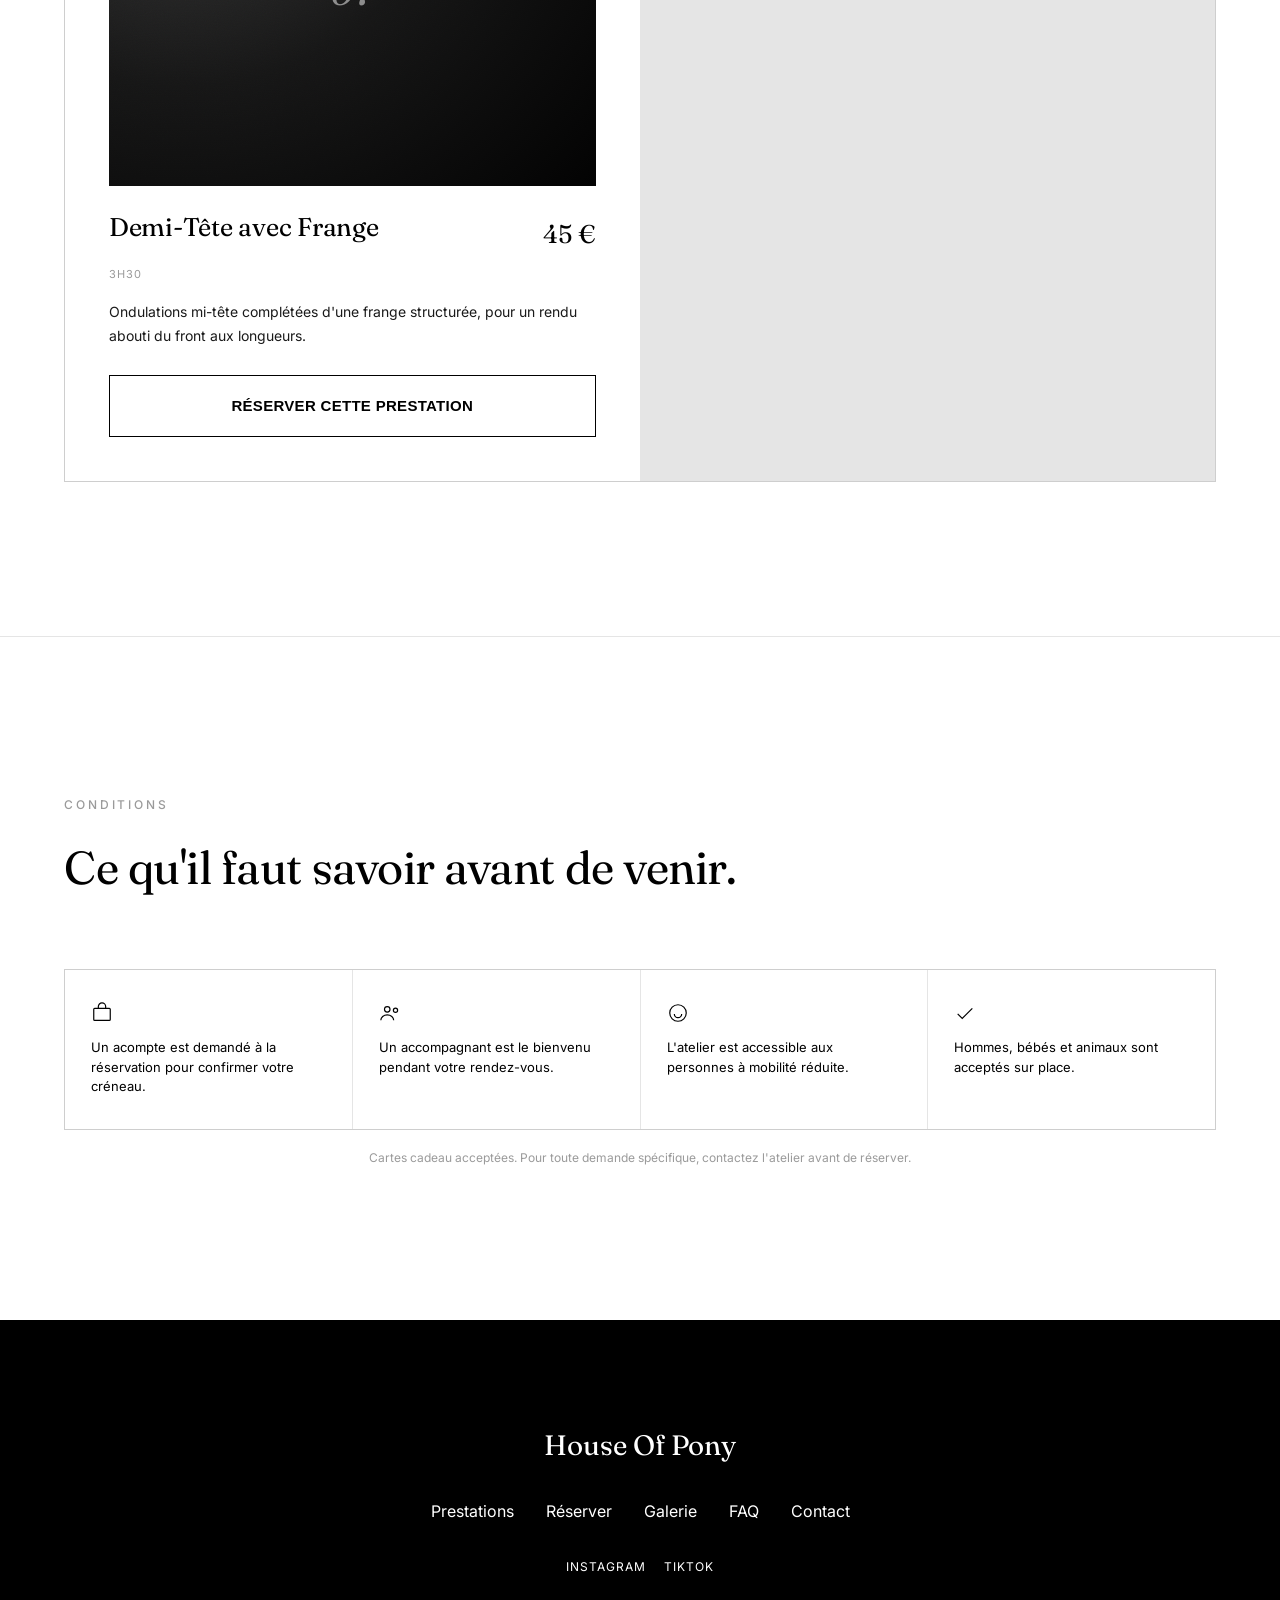
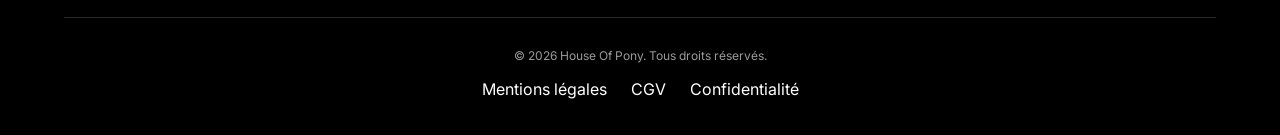
<file: prestations.html>
<!doctype html>
<html lang="fr">
<head>
<meta charset="UTF-8">
<meta name="viewport" content="width=device-width, initial-scale=1.0">
<title>Prestations & Tarifs — House Of Pony</title>
<meta name="description" content="Ponytail classique, Half Up Crown Twist, Bun x Frange, Ponylace, Quickwaves — découvrez les 7 prestations signature de House Of Pony et leurs tarifs, à Pantin.">
<link rel="canonical" href="https://houseofpony.fr/prestations.html">
<meta property="og:type" content="website">
<meta property="og:title" content="Prestations & Tarifs — House Of Pony">
<meta property="og:description" content="7 techniques signature de ponytails et quickwaves, avec durées et tarifs détaillés.">
<meta property="og:url" content="https://houseofpony.fr/prestations.html">
<link rel="icon" href="data:image/svg+xml,<svg xmlns=%22http://www.w3.org/2000/svg%22 viewBox=%220 0 100 100%22><rect width=%22100%22 height=%22100%22 fill=%22black%22/><text x=%2250%22 y=%2266%22 font-size=%2260%22 fill=%22white%22 text-anchor=%22middle%22 font-family=%22serif%22>P</text></svg>">
<link rel="stylesheet" href="assets/css/style.css">
<link rel="stylesheet" href="assets/css/components.css">
<script type="application/ld+json">
{
  "@context": "https://schema.org",
  "@type": "BreadcrumbList",
  "itemListElement": [
    {"@type":"ListItem","position":1,"name":"Accueil","item":"https://houseofpony.fr/"},
    {"@type":"ListItem","position":2,"name":"Prestations","item":"https://houseofpony.fr/prestations.html"}
  ]
}
</script>
</head>
<body>
<a href="#main" class="skip-link">Aller au contenu</a>

<header class="nav" id="siteNav">
  <div class="nav-inner">
    <button class="nav-burger" aria-label="Menu"><span></span><span></span><span></span></button>
    <a href="index.html" class="nav-logo-stack">
      <span class="l1">House Of Pony</span>
      <span class="l2">Pantin</span>
    </a>
    <a href="reservation.html" class="nav-reserve">
      <span class="r1">Réservation</span>
      <span class="r2">En ligne</span>
    </a>
  </div>
</header>

<div class="announce-bar">Tension contrôlée, zéro surchauffe — la santé du cheveu avant tout.</div>

<div class="mobile-menu">
  <nav>
    <a href="index.html">Accueil</a>
    <a href="a-propos.html">À Propos</a>
    <a href="prestations.html">Prestations</a>
    <a href="galerie.html">Galerie</a>
    <a href="faq.html">FAQ</a>
    <a href="contact.html">Contact</a>
  </nav>
  <div class="mm-foot"><span>Pantin</span><span>@houseofpony_</span></div>
</div>

<main id="main">
  <section class="page-hero">
    <div class="container">
      <div class="breadcrumb"><a href="index.html">Accueil</a><span>/</span><span>Prestations</span></div>
      <p class="eyebrow">Prestations</p>
      <h1 class="h-xl mt-xs">Sept techniques. Un seul niveau d'exigence.</h1>
      <p class="lede mt-m" style="max-width:60ch">Chaque prestation inclut le diagnostic capillaire, la pose et les conseils d'entretien personnalisés. Durées indicatives, ajustées selon la densité et la longueur.</p>
    </div>
  </section>

  <section class="section-pad">
    <div class="container">
      <div class="svc-grid" data-reveal>

        <article class="svc-tile" id="ponytails">
          <div class="media-ph" role="img" aria-label="Ponytail Classique — photo à intégrer"><span class="mono">01</span></div>
          <div class="top"><h3>Ponytail Classique</h3><span class="price">35 €</span></div>
          <p class="meta">3h15</p>
          <p>Base lissée à la perfection, ligne de départ nette et longueur tombante impeccable. Le fondamental de l'atelier, exécuté sans compromis.</p>
          <a href="reservation.html" class="btn btn-outline btn-full">Réserver cette prestation</a>
        </article>

        <article class="svc-tile">
          <div class="media-ph light" role="img" aria-label="Half Up Crown Twist — photo à intégrer"><span class="mono">02</span></div>
          <div class="top"><h3>Half Up Crown Twist</h3><span class="price">50 €</span></div>
          <p class="meta">3h30</p>
          <p>Une couronne twistée mi-hauteur qui structure le haut du crâne tout en laissant les longueurs respirer librement. Sculptural et féminin.</p>
          <a href="reservation.html" class="btn btn-outline btn-full">Réserver cette prestation</a>
        </article>

        <article class="svc-tile">
          <div class="media-ph" role="img" aria-label="Bun x Frange — photo à intégrer"><span class="mono">03</span></div>
          <div class="top"><h3>Bun x Frange</h3><span class="price">40 €</span></div>
          <p class="meta">3h</p>
          <p>Chignon sculpté à la base, associé à une frange taillée et coiffée sur-mesure pour encadrer le visage avec précision.</p>
          <a href="reservation.html" class="btn btn-outline btn-full">Réserver cette prestation</a>
        </article>

        <article class="svc-tile">
          <div class="media-ph light" role="img" aria-label="Ponylace — photo à intégrer"><span class="mono">04</span></div>
          <div class="top"><h3>Ponylace</h3><span class="price">50 €</span></div>
          <p class="meta">3h</p>
          <p>Ponytail posée sur lace frontale pour une ligne de naissance invisible, même en lumière rasante. La technique la plus précise de l'atelier.</p>
          <a href="reservation.html" class="btn btn-outline btn-full">Réserver cette prestation</a>
        </article>

        <article class="svc-tile" id="quickwaves">
          <div class="media-ph" role="img" aria-label="Demi-tête Quickwaves — photo à intégrer"><span class="mono">05</span></div>
          <div class="top"><h3>Demi-Tête (Quickwaves)</h3><span class="price">40 €</span></div>
          <p class="meta">3h30</p>
          <p>Ondulations rapides sur la moitié de la chevelure — un mouvement net et disciplined, sans jamais figer le cheveu.</p>
          <a href="reservation.html" class="btn btn-outline btn-full">Réserver cette prestation</a>
        </article>

        <article class="svc-tile">
          <div class="media-ph light" role="img" aria-label="Bun — photo à intégrer"><span class="mono">06</span></div>
          <div class="top"><h3>Bun</h3><span class="price">35 €</span></div>
          <p class="meta">3h</p>
          <p>Le chignon signature de la maison : épuré, net, pensé pour tenir une journée entière sans retouche.</p>
          <a href="reservation.html" class="btn btn-outline btn-full">Réserver cette prestation</a>
        </article>

        <article class="svc-tile">
          <div class="media-ph" role="img" aria-label="Demi-tête avec frange — photo à intégrer"><span class="mono">07</span></div>
          <div class="top"><h3>Demi-Tête avec Frange</h3><span class="price">45 €</span></div>
          <p class="meta">3h30</p>
          <p>Ondulations mi-tête complétées d'une frange structurée, pour un rendu abouti du front aux longueurs.</p>
          <a href="reservation.html" class="btn btn-outline btn-full">Réserver cette prestation</a>
        </article>

      </div>
    </div>
  </section>

  <hr class="rule">

  <section class="section-pad">
    <div class="container">
      <div class="section-head">
        <div><p class="eyebrow" data-reveal>Conditions</p><h2 class="h-lg mt-xs" data-reveal data-reveal-delay="1">Ce qu'il faut savoir avant de venir.</h2></div>
      </div>
      <div class="cond-grid" data-reveal data-reveal-delay="2">
        <div class="cond-item">
          <svg viewBox="0 0 24 24" fill="none" stroke="currentColor" stroke-width="1.3"><rect x="3" y="7" width="18" height="13" rx="1"/><path d="M8 7V5a4 4 0 018 0v2"/></svg>
          <span>Un acompte est demandé à la réservation pour confirmer votre créneau.</span>
        </div>
        <div class="cond-item">
          <svg viewBox="0 0 24 24" fill="none" stroke="currentColor" stroke-width="1.3"><circle cx="9" cy="8" r="3"/><path d="M2 20c0-3.3 3-6 7-6s7 2.7 7 6"/><circle cx="18" cy="9" r="2.3"/></svg>
          <span>Un accompagnant est le bienvenu pendant votre rendez-vous.</span>
        </div>
        <div class="cond-item">
          <svg viewBox="0 0 24 24" fill="none" stroke="currentColor" stroke-width="1.3"><circle cx="12" cy="12" r="9"/><path d="M8 13a4 4 0 008 0"/></svg>
          <span>L'atelier est accessible aux personnes à mobilité réduite.</span>
        </div>
        <div class="cond-item">
          <svg viewBox="0 0 24 24" fill="none" stroke="currentColor" stroke-width="1.3"><path d="M20 7L9 18l-5-5"/></svg>
          <span>Hommes, bébés et animaux sont acceptés sur place.</span>
        </div>
      </div>
      <p class="form-note center mt-l">Cartes cadeau acceptées. Pour toute demande spécifique, contactez l'atelier avant de réserver.</p>
    </div>
  </section>
</main>

<footer class="footer">
  <div class="container center">
    <div class="footer-brand">House Of Pony</div>
    <nav style="display:flex; justify-content:center; gap:32px; flex-wrap:wrap; margin:32px 0" aria-label="Navigation pied de page">
      <a href="prestations.html">Prestations</a>
      <a href="reservation.html">Réserver</a>
      <a href="galerie.html">Galerie</a>
      <a href="faq.html">FAQ</a>
      <a href="contact.html">Contact</a>
    </nav>
    <div class="social-strip center mt-s" style="justify-content:center">
      <a href="https://instagram.com/houseofpony_" target="_blank" rel="noopener">Instagram</a>
      <a href="https://tiktok.com/@houseofpony_" target="_blank" rel="noopener">TikTok</a>
    </div>
    <div class="footer-bottom" style="justify-content:center; border-top:1px solid var(--line-inv); margin-top:40px">
      <span>&copy; <span data-year></span> House Of Pony. Tous droits réservés.</span>
    </div>
    <div class="footer-legal" style="justify-content:center; margin-top:12px">
      <a href="mentions-legales.html">Mentions légales</a>
      <a href="cgv.html">CGV</a>
      <a href="confidentialite.html">Confidentialité</a>
    </div>
  </div>
</footer>

<script src="assets/js/main.js"></script>
</body>
</html>
</file>
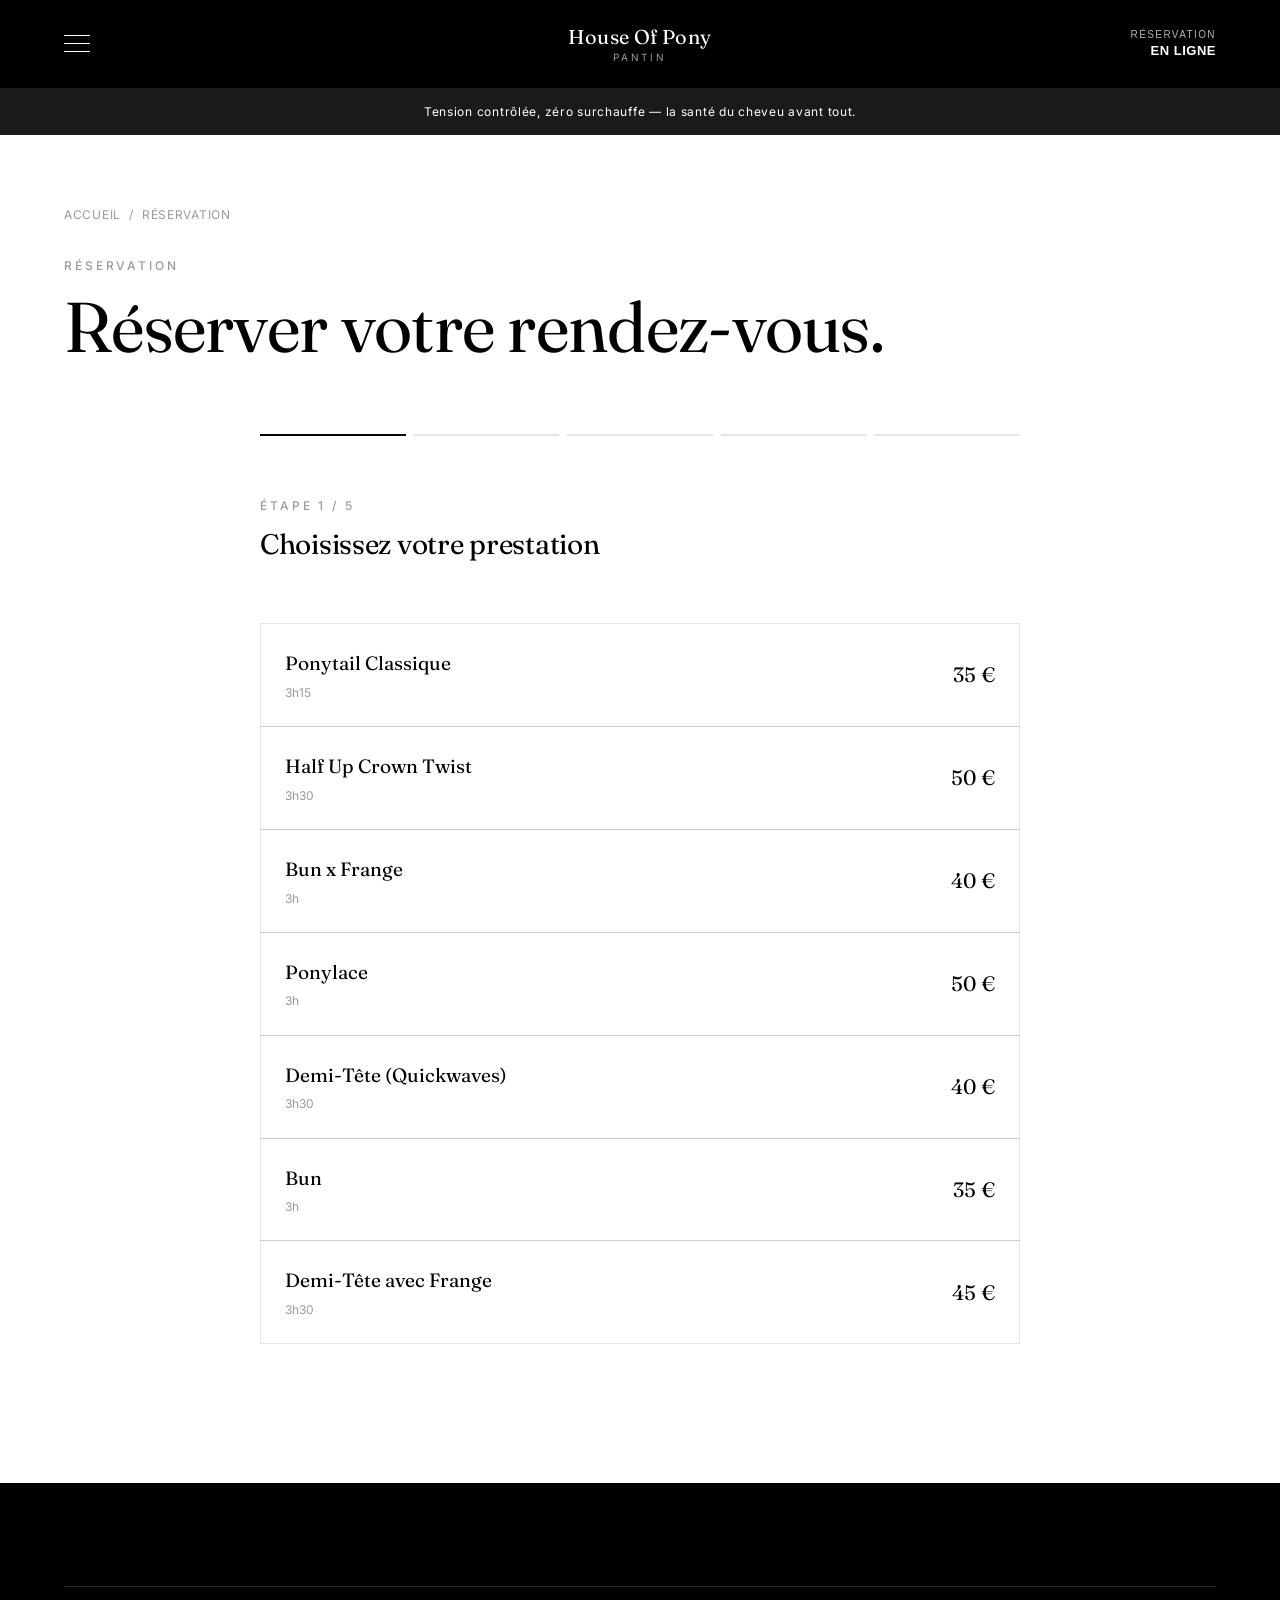
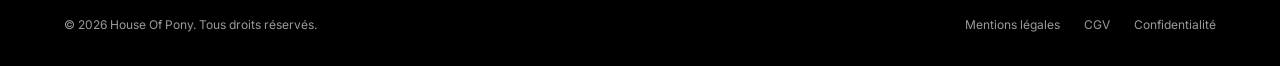
<file: reservation.html>
<!doctype html>
<html lang="fr">
<head>
<meta charset="UTF-8">
<meta name="viewport" content="width=device-width, initial-scale=1.0">
<title>Réserver — House Of Pony</title>
<meta name="description" content="Réservez votre rendez-vous House Of Pony en ligne : choisissez votre prestation, votre date et votre heure, puis confirmez avec un acompte.">
<link rel="canonical" href="https://houseofpony.fr/reservation.html">
<meta name="robots" content="noindex, follow">
<link rel="icon" href="data:image/svg+xml,<svg xmlns=%22http://www.w3.org/2000/svg%22 viewBox=%220 0 100 100%22><rect width=%22100%22 height=%22100%22 fill=%22black%22/><text x=%2250%22 y=%2266%22 font-size=%2260%22 fill=%22white%22 text-anchor=%22middle%22 font-family=%22serif%22>P</text></svg>">
<link rel="stylesheet" href="assets/css/style.css">
<link rel="stylesheet" href="assets/css/components.css">
<style>
  .bk-progress{ display:flex; gap:8px; margin-bottom:56px; }
  .bk-progress span{ flex:1; height:2px; background:var(--line); position:relative; }
  .bk-progress span::after{ content:''; position:absolute; inset:0; background:var(--black); transform:scaleX(0); transform-origin:left; transition:transform .4s var(--ease); }
  .bk-progress span.done::after, .bk-progress span.active::after{ transform:scaleX(1); }
  .bk-step{ display:none; }
  .bk-step.active{ display:block; animation:bkIn .5s var(--ease); }
  @keyframes bkIn{ from{opacity:0; transform:translateY(14px)} to{opacity:1; transform:translateY(0)} }
  .bk-service-opt{ border:1px solid var(--line); padding:24px; display:flex; align-items:center; justify-content:space-between; gap:20px; margin-bottom:-1px; cursor:pointer; transition:background .2s var(--ease); }
  .bk-service-opt:hover{ background:var(--grey-l); }
  .bk-service-opt.selected{ background:var(--black); color:var(--white); border-color:var(--black); position:relative; z-index:1; }
  .bk-service-opt .name{ font-family:var(--serif); font-size:1.2rem; }
  .bk-service-opt .meta{ font-size:12px; color:var(--grey-mid); margin-top:4px; }
  .bk-service-opt.selected .meta{ color:rgba(255,255,255,.6); }
  .bk-service-opt .price{ font-family:var(--serif); font-size:1.3rem; white-space:nowrap; }
  .bk-cal-head{ display:flex; justify-content:space-between; align-items:center; margin-bottom:24px; }
  .bk-cal-head button{ width:40px; height:40px; border:1px solid var(--line); display:flex; align-items:center; justify-content:center; }
  .bk-cal-grid{ display:grid; grid-template-columns:repeat(7,1fr); gap:8px; }
  .bk-cal-grid .dow{ text-align:center; font-size:11px; letter-spacing:.08em; text-transform:uppercase; color:var(--grey-mid); padding-bottom:8px; }
  .bk-cal-grid button{ aspect-ratio:1; border:1px solid var(--line); font-size:14px; transition:background .2s var(--ease), color .2s var(--ease); }
  .bk-cal-grid button:not(.disabled):hover{ background:var(--grey-l); }
  .bk-cal-grid button.selected{ background:var(--black); color:var(--white); border-color:var(--black); }
  .bk-cal-grid button.disabled{ opacity:.25; cursor:not-allowed; }
  .bk-cal-grid button.empty{ border:none; }
  .bk-time-grid{ display:grid; grid-template-columns:repeat(3,1fr); gap:12px; }
  .bk-time-grid button{ padding:22px 10px; border:1px solid var(--line); font-size:15px; transition:background .2s var(--ease), color .2s var(--ease); }
  .bk-time-grid button:hover{ background:var(--grey-l); }
  .bk-time-grid button.selected{ background:var(--black); color:var(--white); border-color:var(--black); }
  .bk-recap{ border:1px solid var(--line); padding:36px; }
  .bk-recap-row{ display:flex; justify-content:space-between; padding:14px 0; border-bottom:1px solid var(--line); font-size:14px; }
  .bk-recap-row:last-child{ border-bottom:none; }
  .bk-recap-row .l{ color:var(--grey-mid); }
  .bk-recap-row .v{ font-family:var(--serif); font-size:1.05rem; }
  .bk-confirm-icon{ width:56px; height:56px; border:1px solid var(--black); border-radius:50%; display:flex; align-items:center; justify-content:center; margin:0 auto 28px; }
</style>
</head>
<body>
<a href="#main" class="skip-link">Aller au contenu</a>

<header class="nav" id="siteNav">
  <div class="nav-inner">
    <button class="nav-burger" aria-label="Menu"><span></span><span></span><span></span></button>
    <a href="index.html" class="nav-logo-stack">
      <span class="l1">House Of Pony</span>
      <span class="l2">Pantin</span>
    </a>
    <a href="reservation.html" class="nav-reserve">
      <span class="r1">Réservation</span>
      <span class="r2">En ligne</span>
    </a>
  </div>
</header>

<div class="announce-bar">Tension contrôlée, zéro surchauffe — la santé du cheveu avant tout.</div>

<div class="mobile-menu">
  <nav>
    <a href="index.html">Accueil</a>
    <a href="a-propos.html">À Propos</a>
    <a href="prestations.html">Prestations</a>
    <a href="galerie.html">Galerie</a>
    <a href="faq.html">FAQ</a>
    <a href="contact.html">Contact</a>
  </nav>
  <div class="mm-foot"><span>Pantin</span><span>@houseofpony_</span></div>
</div>

<main id="main">
  <section class="page-hero" style="border-bottom:none">
    <div class="container">
      <div class="breadcrumb"><a href="index.html">Accueil</a><span>/</span><span>Réservation</span></div>
      <p class="eyebrow">Réservation</p>
      <h1 class="h-xl mt-xs">Réserver votre rendez-vous.</h1>
    </div>
  </section>

  <section style="padding:0 0 clamp(80px,12vw,140px)">
    <div class="container">
      <div class="booking-widget" style="max-width:760px;margin:0 auto">
        <div class="bk-progress">
          <span class="active"></span><span></span><span></span><span></span><span></span>
        </div>

        <!-- STEP 1 — SERVICE -->
        <div class="bk-step active">
          <p class="eyebrow">Étape 1 / 5</p>
          <h2 class="h-md mt-xs">Choisissez votre prestation</h2>
          <div class="mt-l">
            <div class="bk-service-opt" data-bk-service="Ponytail Classique"><div><div class="name">Ponytail Classique</div><div class="meta">3h15</div></div><div class="price svc-price">35 €</div></div>
            <div class="bk-service-opt" data-bk-service="Half Up Crown Twist"><div><div class="name">Half Up Crown Twist</div><div class="meta">3h30</div></div><div class="price svc-price">50 €</div></div>
            <div class="bk-service-opt" data-bk-service="Bun x Frange"><div><div class="name">Bun x Frange</div><div class="meta">3h</div></div><div class="price svc-price">40 €</div></div>
            <div class="bk-service-opt" data-bk-service="Ponylace"><div><div class="name">Ponylace</div><div class="meta">3h</div></div><div class="price svc-price">50 €</div></div>
            <div class="bk-service-opt" data-bk-service="Demi-Tête (Quickwaves)"><div><div class="name">Demi-Tête (Quickwaves)</div><div class="meta">3h30</div></div><div class="price svc-price">40 €</div></div>
            <div class="bk-service-opt" data-bk-service="Bun"><div><div class="name">Bun</div><div class="meta">3h</div></div><div class="price svc-price">35 €</div></div>
            <div class="bk-service-opt" data-bk-service="Demi-Tête avec Frange"><div><div class="name">Demi-Tête avec Frange</div><div class="meta">3h30</div></div><div class="price svc-price">45 €</div></div>
          </div>
        </div>

        <!-- STEP 2 — DATE -->
        <div class="bk-step">
          <p class="eyebrow">Étape 2 / 5</p>
          <h2 class="h-md mt-xs">Choisissez une date</h2>
          <div class="mt-l">
            <div class="bk-cal-head">
              <button data-bk-back aria-label="Retour"><svg width="16" height="16" viewBox="0 0 24 24" fill="none" stroke="currentColor" stroke-width="1.5"><path d="M15 18l-6-6 6-6"/></svg></button>
              <span class="h-md" style="font-size:1.1rem">Août 2026</span>
              <span style="width:40px"></span>
            </div>
            <div class="bk-cal-grid">
              <div class="dow">L</div><div class="dow">M</div><div class="dow">M</div><div class="dow">J</div><div class="dow">V</div><div class="dow">S</div><div class="dow">D</div>
              <div class="empty"></div><div class="empty"></div><div class="empty"></div>
              <button class="disabled" disabled>4</button><button data-bk-date="Mer. 5 août">5</button><button data-bk-date="Jeu. 6 août">6</button><button data-bk-date="Ven. 7 août">7</button>
              <button data-bk-date="Sam. 8 août">8</button><button class="disabled" disabled>9</button><button data-bk-date="Lun. 10 août">10</button><button data-bk-date="Mar. 11 août">11</button><button data-bk-date="Mer. 12 août">12</button><button data-bk-date="Jeu. 13 août">13</button><button data-bk-date="Ven. 14 août">14</button>
              <button data-bk-date="Sam. 15 août">15</button><button class="disabled" disabled>16</button><button data-bk-date="Lun. 17 août">17</button><button data-bk-date="Mar. 18 août">18</button><button class="disabled" disabled>19</button><button data-bk-date="Jeu. 20 août">20</button><button data-bk-date="Ven. 21 août">21</button>
              <button data-bk-date="Sam. 22 août">22</button><button class="disabled" disabled>23</button><button data-bk-date="Lun. 24 août">24</button><button data-bk-date="Mar. 25 août">25</button><button data-bk-date="Mer. 26 août">26</button><button data-bk-date="Jeu. 27 août">27</button><button data-bk-date="Ven. 28 août">28</button>
              <button data-bk-date="Sam. 29 août">29</button><button class="disabled" disabled>30</button><button data-bk-date="Lun. 31 août">31</button>
            </div>
          </div>
        </div>

        <!-- STEP 3 — TIME -->
        <div class="bk-step">
          <p class="eyebrow">Étape 3 / 5</p>
          <h2 class="h-md mt-xs">Choisissez un horaire</h2>
          <div class="mt-l">
            <div class="bk-time-grid">
              <button data-bk-time="09:00">09:00</button>
              <button data-bk-time="13:00">13:00</button>
              <button data-bk-time="16:00">16:00</button>
            </div>
          </div>
          <button data-bk-back class="link-arrow mt-l" style="border:none;padding:0">
            <svg viewBox="0 0 24 24" fill="none" stroke="currentColor" stroke-width="1.4" style="transform:rotate(180deg)"><path d="M5 12h14M13 6l6 6-6 6"/></svg>
            Retour
          </button>
        </div>

        <!-- STEP 4 — RECAP / DEPOSIT -->
        <div class="bk-step">
          <p class="eyebrow">Étape 4 / 5</p>
          <h2 class="h-md mt-xs">Confirmez votre demande</h2>
          <div class="bk-recap mt-l">
            <div class="bk-recap-row"><span class="l">Prestation</span><span class="v bk-recap-service">—</span></div>
            <div class="bk-recap-row"><span class="l">Date</span><span class="v bk-recap-date">—</span></div>
            <div class="bk-recap-row"><span class="l">Heure</span><span class="v bk-recap-time">—</span></div>
            <div class="bk-recap-row"><span class="l">Tarif</span><span class="v bk-recap-price">—</span></div>
          </div>
          <p class="form-note">Un acompte vous sera demandé pour confirmer définitivement le créneau. House Of Pony revient vers vous sous 24 à 48h avec les modalités de paiement et l'adresse de l'atelier (communiquée 24h avant le rendez-vous).</p>
          <div style="display:flex; gap:16px; margin-top:28px">
            <button data-bk-back class="btn btn-outline">Retour</button>
            <button data-bk-confirm class="btn btn-primary btn-full">Envoyer ma demande de réservation</button>
          </div>
        </div>

        <!-- STEP 5 — CONFIRMATION -->
        <div class="bk-step">
          <div class="center">
            <div class="bk-confirm-icon"><svg width="24" height="24" viewBox="0 0 24 24" fill="none" stroke="currentColor" stroke-width="1.5"><path d="M20 6L9 17l-5-5"/></svg></div>
            <p class="eyebrow">Demande envoyée</p>
            <h2 class="h-lg mt-xs">Merci — votre demande est bien reçue.</h2>
            <p class="lede mt-m" style="max-width:52ch;margin-left:auto;margin-right:auto">House Of Pony vous recontacte sous 24 à 48h pour confirmer votre créneau et finaliser l'acompte de réservation.</p>
            <div class="bk-recap mt-l" style="text-align:left">
              <div class="bk-recap-row"><span class="l">Prestation</span><span class="v bk-recap-service">—</span></div>
              <div class="bk-recap-row"><span class="l">Date</span><span class="v bk-recap-date">—</span></div>
              <div class="bk-recap-row"><span class="l">Heure</span><span class="v bk-recap-time">—</span></div>
            </div>
            <a href="index.html" class="btn btn-outline mt-l">Retour à l'accueil</a>
          </div>
        </div>

      </div>
    </div>
  </section>
</main>

<footer class="footer">
  <div class="container">
    <div class="footer-bottom" style="border-top:1px solid var(--line-inv); padding-top:28px">
      <span>&copy; <span data-year></span> House Of Pony. Tous droits réservés.</span>
      <div class="footer-legal">
        <a href="mentions-legales.html">Mentions légales</a>
        <a href="cgv.html">CGV</a>
        <a href="confidentialite.html">Confidentialité</a>
      </div>
    </div>
  </div>
</footer>

<script src="assets/js/main.js"></script>
</body>
</html>
</file>
<file: assets/css/style.css>
/* ==========================================================================
   HOUSE OF PONY — Design System
   Noir & Blanc absolu. Inspiré Saint Laurent / COS / Aesop / Bottega Veneta.
   ========================================================================== */

@import url('https://fonts.googleapis.com/css2?family=Fraunces:ital,opsz,wght@0,9..144,300;0,9..144,400;0,9..144,500;0,9..144,600;1,9..144,400&family=Inter:wght@300;400;500;600&display=swap');

:root{
  --black:#000000;
  --white:#FFFFFF;
  --grey-l:#F7F7F7;
  --grey-d:#1A1A1A;
  --grey-mid:#9A9A9A;
  --line:rgba(0,0,0,0.1);
  --line-inv:rgba(255,255,255,0.16);

  --serif:'Fraunces', 'Playfair Display', serif;
  --sans:'Inter', -apple-system, BlinkMacSystemFont, sans-serif;
  --btn-font:'Century Gothic', CenturyGothic, AppleGothic, 'URW Gothic', Futura, sans-serif;

  --ease:cubic-bezier(.22,1,.36,1);
  --dur-fast:.35s;
  --dur:.6s;
  --dur-slow:1s;

  --container:1440px;
  --gutter:clamp(20px, 5vw, 72px);
  --nav-h:88px;
}

*,*::before,*::after{box-sizing:border-box;margin:0;padding:0}
html{scroll-behavior:smooth}
body{
  background:var(--white);
  color:var(--black);
  font-family:var(--sans);
  font-weight:400;
  font-size:16px;
  line-height:1.6;
  -webkit-font-smoothing:antialiased;
  -moz-osx-font-smoothing:grayscale;
  overflow-x:hidden;
}
img{max-width:100%;display:block}
a{color:inherit;text-decoration:none}
ul{list-style:none}
button{font-family:inherit;cursor:pointer;background:none;border:none;color:inherit}
input,textarea,select{font-family:inherit;font-size:inherit;color:inherit}

::selection{background:var(--black);color:var(--white)}

.container{
  max-width:var(--container);
  margin:0 auto;
  padding-left:var(--gutter);
  padding-right:var(--gutter);
}

/* ---------- Typography ---------- */
h1,h2,h3,h4{
  font-family:var(--serif);
  font-weight:400;
  line-height:1.05;
  letter-spacing:-0.01em;
}
.eyebrow{
  font-family:var(--sans);
  font-size:12px;
  letter-spacing:.24em;
  text-transform:uppercase;
  font-weight:500;
  color:var(--grey-mid);
  display:inline-block;
}
.h-display{ font-size:clamp(3.2rem, 8.5vw, 8rem); }
.h-xl{ font-size:clamp(2.4rem, 5.5vw, 5rem); }
.h-lg{ font-size:clamp(1.9rem, 3.6vw, 3.2rem); }
.h-md{ font-size:clamp(1.4rem, 2.2vw, 1.9rem); }
.lede{
  font-family:var(--serif);
  font-style:italic;
  font-weight:400;
  font-size:clamp(1.15rem, 1.6vw, 1.5rem);
  line-height:1.5;
  color:var(--grey-d);
}
.body-l{ font-size:clamp(1rem, 1.15vw, 1.15rem); line-height:1.75; color:var(--grey-d); }
.mono-num{ font-family:var(--sans); font-variant-numeric:tabular-nums; }

/* ---------- Buttons ---------- */
.btn{
  display:inline-flex;
  align-items:center;
  justify-content:center;
  gap:10px;
  padding:18px 38px;
  font-family:var(--btn-font);
  font-size:15px;
  letter-spacing:.02em;
  text-transform:uppercase;
  font-weight:700;
  border:1px solid var(--black);
  transition:background var(--dur-fast) var(--ease), color var(--dur-fast) var(--ease), border-color var(--dur-fast) var(--ease);
  white-space:nowrap;
}
.btn-primary{ background:var(--black); color:var(--white); }
.btn-primary:hover{ background:var(--white); color:var(--black); }
.btn-outline{ background:transparent; color:var(--black); }
.btn-outline:hover{ background:var(--black); color:var(--white); }
.btn-inverse{ border-color:var(--white); color:var(--white); background:transparent; }
.btn-inverse:hover{ background:var(--white); color:var(--black); }
.btn-inverse.filled{ background:var(--white); color:var(--black); }
.btn-inverse.filled:hover{ background:transparent; color:var(--white); }
.btn-sm{ padding:13px 26px; font-size:11px; }
.btn-full{ width:100%; }

.link-arrow{
  display:inline-flex;
  align-items:center;
  gap:8px;
  font-size:12px;
  letter-spacing:.14em;
  text-transform:uppercase;
  font-weight:500;
  border-bottom:1px solid currentColor;
  padding-bottom:4px;
  transition:gap var(--dur-fast) var(--ease), opacity var(--dur-fast) var(--ease);
}
.link-arrow:hover{ gap:14px; }
.link-arrow svg{ width:14px; height:14px; transition:transform var(--dur-fast) var(--ease); }

/* ---------- Nav ---------- */
.nav{
  position:fixed;
  top:0; left:0; right:0;
  z-index:900;
  height:var(--nav-h);
  display:flex;
  align-items:center;
  padding:0 var(--gutter);
  background:var(--black);
  color:var(--white);
  transition:transform var(--dur-fast) var(--ease);
}
.nav.hide{ transform:translateY(-100%); }
.nav-inner{
  width:100%;
  display:grid;
  grid-template-columns:1fr auto 1fr;
  align-items:center;
  gap:24px;
}
.nav-logo{
  font-family:var(--serif);
  font-size:20px;
  letter-spacing:.02em;
}
.nav-logo-stack{
  display:flex;
  flex-direction:column;
  align-items:center;
  line-height:1.2;
  text-align:center;
}
.nav-logo-stack .l1{
  font-family:var(--serif);
  font-size:20px;
  letter-spacing:.02em;
}
.nav-logo-stack .l2{
  font-family:var(--sans);
  font-size:10px;
  letter-spacing:.28em;
  text-transform:uppercase;
  color:var(--grey-mid);
  margin-top:2px;
}
.nav-reserve{
  justify-self:end;
  text-align:right;
  line-height:1.35;
  font-family:var(--btn-font);
}
.nav-reserve .r1{
  display:block;
  font-size:10px;
  font-weight:400;
  letter-spacing:.14em;
  text-transform:uppercase;
  opacity:.7;
}
.nav-reserve .r2{
  display:block;
  font-size:13px;
  font-weight:700;
  letter-spacing:.04em;
  text-transform:uppercase;
}
.nav-links{
  display:flex;
  gap:36px;
  justify-content:center;
}
.nav-links a{
  font-size:12px;
  letter-spacing:.12em;
  text-transform:uppercase;
  font-weight:500;
  position:relative;
  padding-bottom:6px;
}
.nav-links a::after{
  content:'';
  position:absolute;
  left:0; bottom:0;
  width:0; height:1px;
  background:currentColor;
  transition:width var(--dur-fast) var(--ease);
}
.nav-links a:hover::after,
.nav-links a.active::after{ width:100%; }
.nav-cta{
  display:flex;
  justify-content:flex-end;
  align-items:center;
  gap:20px;
}
.nav-burger{
  display:flex;
  flex-direction:column;
  justify-content:center;
  width:26px; height:18px;
  position:relative;
  z-index:1200;
}
.nav-burger span{
  position:absolute;
  left:0; right:0;
  height:1px;
  background:currentColor;
  transition:transform var(--dur-fast) var(--ease), opacity var(--dur-fast) var(--ease), top var(--dur-fast) var(--ease);
}
.nav-burger span:nth-child(1){ top:0; }
.nav-burger span:nth-child(2){ top:8px; }
.nav-burger span:nth-child(3){ top:16px; }
.nav-burger.open span:nth-child(1){ top:8px; transform:rotate(45deg); }
.nav-burger.open span:nth-child(2){ opacity:0; }
.nav-burger.open span:nth-child(3){ top:8px; transform:rotate(-45deg); }

.mobile-menu{
  position:fixed;
  inset:0;
  background:var(--black);
  color:var(--white);
  z-index:1100;
  display:flex;
  flex-direction:column;
  justify-content:center;
  padding:100px var(--gutter) 100px;
  transform:translateY(-100%);
  transition:transform var(--dur) var(--ease);
  overflow-y:auto;
}
.mobile-menu.open{ transform:translateY(0); }
.mobile-menu nav{ display:flex; flex-direction:column; gap:min(20px, 2.5vh); margin:auto 0; }
.mobile-menu nav a{ font-family:var(--serif); font-size:clamp(1.6rem,7vw,3rem); font-weight:400; }
.mobile-menu .mm-foot{ position:absolute; bottom:48px; left:var(--gutter); right:var(--gutter); display:flex; justify-content:space-between; font-size:12px; letter-spacing:.1em; text-transform:uppercase; color:var(--grey-mid); }

/* ---------- Media placeholder (no real photography yet) ---------- */
.media-ph{
  position:relative;
  overflow:hidden;
  background:
    radial-gradient(120% 140% at 15% 10%, #3a3a3a 0%, #161616 46%, #000 100%);
  display:flex;
  align-items:center;
  justify-content:center;
}
.media-ph::before{
  content:'';
  position:absolute; inset:0;
  background-image:url("data:image/svg+xml,%3Csvg xmlns='http://www.w3.org/2000/svg' width='120' height='120'%3E%3Cfilter id='n'%3E%3CfeTurbulence type='fractalNoise' baseFrequency='0.9' numOctaves='2' stitchTiles='stitch'/%3E%3C/filter%3E%3Crect width='100%25' height='100%25' filter='url(%23n)' opacity='0.35'/%3E%3C/svg%3E");
  mix-blend-mode:overlay;
  opacity:.5;
}
.media-ph .mono{
  position:relative;
  font-family:var(--serif);
  font-style:italic;
  font-size:clamp(1.4rem,3vw,2.4rem);
  color:rgba(255,255,255,.5);
  letter-spacing:.02em;
}
.media-ph.light{
  background:radial-gradient(120% 140% at 85% 10%, #fdfdfd 0%, #ececec 55%, #dcdcdc 100%);
}
.media-ph.light .mono{ color:rgba(0,0,0,.28); }
.media-ph.light::before{ mix-blend-mode:multiply; opacity:.25; }

/* ---------- Section rhythm ---------- */
section{ position:relative; }
.section-pad{ padding:clamp(80px,12vw,160px) 0; }
.section-head{
  display:flex;
  justify-content:space-between;
  align-items:flex-end;
  gap:40px;
  margin-bottom:clamp(48px,6vw,88px);
  flex-wrap:wrap;
}
.section-head .eyebrow{ margin-bottom:18px; }
.rule{ height:1px; background:var(--line); border:none; width:100%; }
.rule-inv{ background:var(--line-inv); }

/* ---------- Reveal animation ---------- */
[data-reveal]{
  opacity:0;
  transform:translateY(28px);
  transition:opacity 1s var(--ease), transform 1s var(--ease);
}
[data-reveal].in-view{ opacity:1; transform:translateY(0); }
[data-reveal-delay="1"]{ transition-delay:.08s; }
[data-reveal-delay="2"]{ transition-delay:.16s; }
[data-reveal-delay="3"]{ transition-delay:.24s; }
[data-reveal-delay="4"]{ transition-delay:.32s; }

/* ---------- Footer ---------- */
.footer{
  background:var(--black);
  color:var(--white);
  padding:clamp(64px,8vw,110px) 0 32px;
}
.footer-top{
  display:grid;
  grid-template-columns:1.4fr .8fr .8fr .8fr;
  gap:40px;
  padding-bottom:64px;
  border-bottom:1px solid var(--line-inv);
}
.footer-brand{ font-family:var(--serif); font-size:28px; margin-bottom:18px; }
.footer-tag{ color:var(--grey-mid); font-size:14px; max-width:32ch; line-height:1.7; }
.footer-col h4{ font-family:var(--sans); font-size:12px; letter-spacing:.14em; text-transform:uppercase; font-weight:500; color:var(--grey-mid); margin-bottom:20px; }
.footer-col a, .footer-col p{ display:block; font-size:14px; color:var(--white); margin-bottom:12px; opacity:.85; transition:opacity var(--dur-fast) var(--ease); }
.footer-col a:hover{ opacity:1; }
.footer-bottom{
  display:flex;
  justify-content:space-between;
  align-items:center;
  padding-top:28px;
  font-size:12px;
  color:var(--grey-mid);
  flex-wrap:wrap;
  gap:16px;
}
.footer-bottom a{ color:var(--grey-mid); }
.footer-bottom a:hover{ color:var(--white); }
.footer-legal{ display:flex; gap:24px; flex-wrap:wrap; }

/* ---------- Page hero (inner pages) ---------- */
.page-hero{
  padding:70px 0;
  border-bottom:1px solid var(--line);
}
.breadcrumb{
  display:flex; gap:8px; align-items:center;
  font-size:12px; letter-spacing:.06em; color:var(--grey-mid);
  margin-bottom:28px;
  text-transform:uppercase;
}
.breadcrumb a:hover{ color:var(--black); }

/* ---------- Utilities ---------- */
.center{ text-align:center; }
.mt-xs{ margin-top:12px; } .mt-s{ margin-top:24px; } .mt-m{ margin-top:40px; } .mt-l{ margin-top:64px; } .mt-xl{ margin-top:100px; }
.grid-2{ display:grid; grid-template-columns:1fr 1fr; gap:clamp(24px,5vw,64px); }
.grid-3{ display:grid; grid-template-columns:repeat(3,1fr); gap:clamp(20px,3vw,40px); }
.grid-4{ display:grid; grid-template-columns:repeat(4,1fr); gap:clamp(20px,3vw,32px); }
@media(max-width:980px){
  .grid-2,.grid-3,.grid-4{ grid-template-columns:1fr; }
  .footer-top{ grid-template-columns:1fr 1fr; }
}
@media(max-width:640px){
  .footer-top{ grid-template-columns:1fr; gap:40px; }
}

/* ---------- Announcement bar ---------- */
.announce-bar{
  margin-top:var(--nav-h);
  background:var(--grey-d);
  color:var(--white);
  text-align:center;
  padding:14px var(--gutter);
  font-size:12px;
  letter-spacing:.06em;
}

/* ---------- Responsive nav ---------- */
@media(max-width:640px){
  .nav-logo-stack .l1{ font-size:16px; }
  .nav-reserve .r2{ font-size:11px; }
}

/* ---------- Skip link ---------- */
.skip-link{
  position:absolute; left:-9999px; top:0;
  background:var(--black); color:var(--white);
  padding:14px 22px; z-index:2000; font-size:13px;
}
.skip-link:focus{ left:var(--gutter); top:12px; }

/* ---------- Focus visibility ---------- */
a:focus-visible, button:focus-visible, input:focus-visible, textarea:focus-visible{
  outline:2px solid var(--black);
  outline-offset:3px;
}
</file>
<file: assets/css/components.css>
/* ==========================================================================
   HOUSE OF PONY — Components
   ========================================================================== */

/* ---------- Hero ---------- */
.hero{
  position:relative;
  height:85svh;
  min-height:520px;
  display:flex;
  align-items:flex-end;
  justify-content:center;
  color:var(--white);
  overflow:hidden;
}
.hero .media-ph{ position:absolute; inset:0; }
.hero::after{
  content:'';
  position:absolute; inset:0;
  background:linear-gradient(180deg, rgba(0,0,0,.1) 0%, rgba(0,0,0,0) 40%, rgba(0,0,0,.55) 100%);
  pointer-events:none;
}

/* ---------- Hero CTA row (rectangular, bottom-center) ---------- */
.hero-cta-row{
  position:relative;
  z-index:2;
  display:flex;
  margin-bottom:clamp(40px,6vw,72px);
}
.hero-cta-row a{
  padding:22px 46px;
  background:rgba(0,0,0,.58);
  color:#fff;
  font-family:var(--btn-font);
  font-weight:700;
  font-size:15px;
  letter-spacing:.02em;
  text-transform:uppercase;
  border:1px solid rgba(255,255,255,.4);
  white-space:nowrap;
  transition:background var(--dur-fast) var(--ease), color var(--dur-fast) var(--ease);
}
.hero-cta-row a:hover{ background:#fff; color:var(--black); }
@media(max-width:640px){
  .hero-cta-row{ flex-direction:column; width:calc(100% - 40px); }
  .hero-cta-row a{ text-align:center; }
}

/* ---------- Diamond monogram divider ---------- */
.section-badge{
  position:relative;
  z-index:3;
  width:60px; height:60px;
  background:var(--black);
  color:var(--white);
  display:flex; align-items:center; justify-content:center;
  margin:-30px auto 0;
  transform:rotate(45deg);
}
.section-badge span{
  transform:rotate(-45deg);
  font-family:var(--serif);
  font-style:italic;
  font-size:.95rem;
}

/* ---------- Full-bleed editorial blocks ---------- */
.full-block{ background:var(--white); }
.full-block .media-ph{ width:100%; aspect-ratio:16/9; }
.full-block .reserve-bar{
  display:block;
  width:100%;
  padding:24px;
  text-align:center;
  background:var(--black);
  color:var(--white);
  font-family:var(--btn-font);
  font-weight:700;
  font-size:16px;
  letter-spacing:.02em;
  text-transform:uppercase;
  transition:background var(--dur-fast) var(--ease), color var(--dur-fast) var(--ease);
}
.full-block .reserve-bar:hover{ background:var(--white); color:var(--black); }
.full-block .full-cap{ padding:40px var(--gutter) 64px; max-width:calc(var(--container) - var(--gutter)*2); margin:0 auto; }
@media(max-width:640px){
  .full-block .media-ph{ aspect-ratio:4/5; }
}

/* ---------- Marquee strip ---------- */
.marquee{
  border-top:1px solid var(--line);
  border-bottom:1px solid var(--line);
  padding:22px 0;
  overflow:hidden;
  white-space:nowrap;
}
.marquee-track{
  display:inline-flex;
  gap:64px;
  animation:marquee 32s linear infinite;
}
.marquee-track span{
  font-family:var(--serif);
  font-style:italic;
  font-size:clamp(1.1rem,2vw,1.6rem);
  color:var(--grey-mid);
  display:inline-flex;
  align-items:center;
  gap:64px;
}
.marquee-track span::after{ content:'—'; margin-left:64px; color:var(--line); }
@keyframes marquee{ from{transform:translateX(0)} to{transform:translateX(-50%)} }

/* ---------- About split ---------- */
.about-figure{ position:relative; }
.about-figure .media-ph{ aspect-ratio:4/5; }
.about-figure .stat-card{
  position:absolute;
  bottom:-28px; right:-28px;
  background:var(--black);
  color:var(--white);
  padding:28px 32px;
  max-width:230px;
}
.about-figure .stat-card .n{ font-family:var(--serif); font-size:2.6rem; line-height:1; }
.about-figure .stat-card .l{ font-size:11px; letter-spacing:.1em; text-transform:uppercase; color:var(--grey-mid); margin-top:8px; }
.about-body{ display:flex; flex-direction:column; justify-content:center; }
.about-values{ margin-top:44px; display:grid; grid-template-columns:1fr 1fr; gap:28px; }
.about-values .val{ border-top:1px solid var(--line); padding-top:16px; }
.about-values .val h4{ font-family:var(--serif); font-size:1.15rem; font-weight:400; margin-bottom:6px; }
.about-values .val p{ font-size:13.5px; color:var(--grey-mid); line-height:1.6; }
@media(max-width:980px){
  .about-figure{ margin-bottom:56px; }
  .about-figure .stat-card{ right:12px; }
}

/* ---------- Service cards ---------- */
.svc-card{
  position:relative;
  border-top:1px solid var(--line);
  padding:36px 0;
  display:grid;
  grid-template-columns:120px 1.6fr auto auto auto;
  align-items:center;
  gap:28px;
  transition:padding-left var(--dur-fast) var(--ease);
}
.svc-card:last-child{ border-bottom:1px solid var(--line); }
.svc-card:hover{ padding-left:14px; }
.svc-thumb{ width:120px; height:120px; flex-shrink:0; }
.svc-thumb .media-ph{ width:100%; height:100%; }
.svc-thumb .mono{ font-size:1rem; }
.svc-name{ font-family:var(--serif); font-size:clamp(1.3rem,2vw,1.7rem); font-weight:400; }
.svc-desc{ font-size:13.5px; color:var(--grey-mid); margin-top:6px; max-width:46ch; line-height:1.6; }
.svc-duration{ font-size:12px; letter-spacing:.08em; text-transform:uppercase; color:var(--grey-mid); white-space:nowrap; }
.svc-price{ font-family:var(--serif); font-size:1.5rem; white-space:nowrap; }
@media(max-width:900px){
  .svc-card{ grid-template-columns:80px 1fr; grid-template-areas:"thumb name" "thumb meta" "thumb cta"; row-gap:10px; }
  .svc-thumb{ grid-area:thumb; width:80px; height:80px; }
  .svc-name{ grid-area:name; }
  .svc-desc{ display:none; }
  .svc-duration{ grid-area:meta; }
  .svc-price{ grid-area:meta; justify-self:end; }
  .svc-cta{ grid-area:cta; }
}

/* Full prestations cards (prestations.html) */
.svc-grid{ display:grid; grid-template-columns:repeat(2,1fr); gap:1px; background:var(--line); border:1px solid var(--line); }
.svc-tile{ background:var(--white); padding:44px; display:flex; flex-direction:column; scroll-margin-top:calc(var(--nav-h) + 24px); }
.svc-tile .media-ph{ aspect-ratio:5/4; margin-bottom:28px; }
.svc-tile .top{ display:flex; justify-content:space-between; align-items:flex-start; gap:16px; margin-bottom:10px; }
.svc-tile h3{ font-family:var(--serif); font-size:1.6rem; font-weight:400; }
.svc-tile .price{ font-family:var(--serif); font-size:1.6rem; white-space:nowrap; }
.svc-tile .meta{ font-size:11px; letter-spacing:.1em; text-transform:uppercase; color:var(--grey-mid); margin-bottom:16px; }
.svc-tile p{ font-size:14px; color:var(--grey-d); line-height:1.7; margin-bottom:28px; flex-grow:1; }
@media(max-width:820px){ .svc-grid{ grid-template-columns:1fr; } }

/* ---------- Gallery masonry ---------- */
.masonry{
  columns:3 280px;
  column-gap:20px;
}
.masonry-item{
  break-inside:avoid;
  margin-bottom:20px;
  cursor:zoom-in;
  position:relative;
  overflow:hidden;
}
.masonry-item .media-ph{ width:100%; transition:transform 1.2s var(--ease); }
.masonry-item:hover .media-ph{ transform:scale(1.04); }
.masonry-item .cap{
  position:absolute; left:0; right:0; bottom:0;
  padding:18px;
  color:#fff;
  font-size:11px; letter-spacing:.1em; text-transform:uppercase;
  background:linear-gradient(0deg, rgba(0,0,0,.55), transparent);
  opacity:0;
  transition:opacity var(--dur-fast) var(--ease);
}
.masonry-item:hover .cap{ opacity:1; }
.gal-filter{ display:flex; gap:10px; flex-wrap:wrap; margin-bottom:40px; }
.gal-filter button{
  padding:10px 20px;
  font-size:11px; letter-spacing:.1em; text-transform:uppercase;
  border:1px solid var(--line);
  transition:background var(--dur-fast) var(--ease), color var(--dur-fast) var(--ease), border-color var(--dur-fast) var(--ease);
}
.gal-filter button.active, .gal-filter button:hover{ background:var(--black); color:var(--white); border-color:var(--black); }

.lightbox{
  position:fixed; inset:0; z-index:1500;
  background:rgba(0,0,0,.96);
  display:flex; align-items:center; justify-content:center;
  opacity:0; pointer-events:none;
  transition:opacity var(--dur-fast) var(--ease);
}
.lightbox.open{ opacity:1; pointer-events:auto; }
.lightbox .media-ph{ width:min(72vw,900px); height:min(80vh,900px); }
.lightbox-close, .lightbox-prev, .lightbox-next{
  position:absolute; color:#fff; z-index:2;
}
.lightbox-close{ top:32px; right:var(--gutter); font-size:13px; letter-spacing:.1em; text-transform:uppercase; display:flex; align-items:center; gap:8px; }
.lightbox-prev{ left:var(--gutter); top:50%; transform:translateY(-50%); }
.lightbox-next{ right:var(--gutter); top:50%; transform:translateY(-50%); }
.lightbox-prev svg, .lightbox-next svg{ width:28px; height:28px; }
.lightbox-count{ position:absolute; bottom:32px; left:50%; transform:translateX(-50%); color:rgba(255,255,255,.6); font-size:12px; letter-spacing:.1em; }
@media(max-width:640px){ .masonry{ columns:1 100%; } }

/* ---------- Testimonials ---------- */
.testi-track{
  display:flex;
  gap:1px;
  background:var(--line);
  border-top:1px solid var(--line);
  border-bottom:1px solid var(--line);
  overflow-x:auto;
  scroll-snap-type:x mandatory;
  -ms-overflow-style:none;
  scrollbar-width:none;
}
.testi-track::-webkit-scrollbar{ display:none; }
.testi-card{
  flex:0 0 min(420px,86vw);
  background:var(--white);
  padding:44px 40px;
  scroll-snap-align:start;
}
.testi-stars{ display:flex; gap:4px; margin-bottom:22px; }
.testi-stars svg{ width:14px; height:14px; }
.testi-card p{ font-family:var(--serif); font-style:italic; font-size:1.15rem; line-height:1.6; margin-bottom:26px; }
.testi-who{ display:flex; align-items:center; gap:12px; }
.testi-avatar{ width:40px; height:40px; border-radius:50%; }
.testi-name{ font-size:13px; font-weight:500; }
.testi-svc{ font-size:12px; color:var(--grey-mid); }
.testi-empty{
  border:1px solid var(--line);
  padding:64px 40px;
  text-align:center;
}
.testi-empty .eyebrow{ margin-bottom:16px; }
.testi-empty p{ max-width:48ch; margin:0 auto; color:var(--grey-mid); }
.testi-nav{ display:flex; gap:12px; margin-top:32px; justify-content:flex-end; }
.testi-nav button{ width:48px; height:48px; border:1px solid var(--line); display:flex; align-items:center; justify-content:center; transition:background var(--dur-fast) var(--ease), color var(--dur-fast) var(--ease); }
.testi-nav button:hover{ background:var(--black); color:var(--white); }
.testi-nav svg{ width:16px; height:16px; }

/* ---------- Booking steps ---------- */
.steps{ display:grid; grid-template-columns:repeat(5,1fr); gap:1px; background:var(--line-inv); border:1px solid var(--line-inv); }
.step{ background:var(--black); color:var(--white); padding:40px 28px; }
.step .num{ font-family:var(--serif); font-style:italic; font-size:2.2rem; color:var(--grey-mid); }
.step h4{ font-family:var(--serif); font-size:1.25rem; font-weight:400; margin-top:22px; margin-bottom:10px; }
.step p{ font-size:13px; color:var(--grey-mid); line-height:1.6; }
@media(max-width:980px){ .steps{ grid-template-columns:1fr 1fr; } }
@media(max-width:560px){ .steps{ grid-template-columns:1fr; } }

/* ---------- FAQ accordion ---------- */
.faq-cats{ display:flex; gap:10px; flex-wrap:wrap; margin-bottom:50px; }
.faq-cats button{
  padding:10px 20px;
  font-size:11px; letter-spacing:.1em; text-transform:uppercase;
  border:1px solid var(--line);
  transition:background var(--dur-fast) var(--ease), color var(--dur-fast) var(--ease), border-color var(--dur-fast) var(--ease);
}
.faq-cats button.active, .faq-cats button:hover{ background:var(--black); color:var(--white); border-color:var(--black); }
.faq-item{ border-top:1px solid var(--line); }
.faq-item:last-child{ border-bottom:1px solid var(--line); }
.faq-q{
  width:100%;
  display:flex; justify-content:space-between; align-items:center;
  padding:28px 0;
  text-align:left;
  font-family:var(--serif);
  font-size:clamp(1.05rem,1.6vw,1.35rem);
  font-weight:400;
  gap:24px;
}
.faq-q .plus{ position:relative; width:18px; height:18px; flex-shrink:0; }
.faq-q .plus::before, .faq-q .plus::after{ content:''; position:absolute; background:var(--black); transition:transform var(--dur-fast) var(--ease); }
.faq-q .plus::before{ left:0; top:50%; width:100%; height:1px; transform:translateY(-50%); }
.faq-q .plus::after{ top:0; left:50%; width:1px; height:100%; transform:translateX(-50%); }
.faq-item.open .plus::after{ transform:translateX(-50%) rotate(90deg); opacity:0; }
.faq-a{ max-height:0; overflow:hidden; transition:max-height .5s var(--ease); }
.faq-a-inner{ padding-bottom:28px; max-width:70ch; font-size:14.5px; color:var(--grey-mid); line-height:1.75; }
.faq-item.open .faq-a{ max-height:400px; }

/* ---------- Pricing / conditions strip ---------- */
.cond-grid{ display:grid; grid-template-columns:repeat(4,1fr); gap:1px; background:var(--line); border:1px solid var(--line); }
.cond-item{ background:var(--white); padding:32px 26px; display:flex; flex-direction:column; gap:14px; }
.cond-item svg{ width:22px; height:22px; }
.cond-item span{ font-size:13px; line-height:1.5; }
@media(max-width:820px){ .cond-grid{ grid-template-columns:1fr 1fr; } }
@media(max-width:480px){ .cond-grid{ grid-template-columns:1fr; } }

/* ---------- Contact ---------- */
.contact-grid{ display:grid; grid-template-columns:1fr 1fr; gap:clamp(40px,6vw,90px); }
.form-row{ margin-bottom:26px; }
.form-row label{ display:block; font-size:11px; letter-spacing:.1em; text-transform:uppercase; color:var(--grey-mid); margin-bottom:10px; }
.form-row input, .form-row select, .form-row textarea{
  width:100%;
  border:none;
  border-bottom:1px solid var(--line);
  padding:12px 0;
  background:transparent;
  transition:border-color var(--dur-fast) var(--ease);
}
.form-row input:focus, .form-row select:focus, .form-row textarea:focus{ border-color:var(--black); outline:none; }
.form-row textarea{ resize:vertical; min-height:110px; }
.form-2col{ display:grid; grid-template-columns:1fr 1fr; gap:24px; }
.form-note{ font-size:12px; color:var(--grey-mid); margin-top:18px; line-height:1.6; }
.contact-info-item{ display:flex; gap:20px; padding:26px 0; border-top:1px solid var(--line); }
.contact-info-item:last-child{ border-bottom:1px solid var(--line); }
.contact-info-item svg{ width:20px; height:20px; flex-shrink:0; margin-top:2px; }
.contact-info-item h4{ font-size:12px; letter-spacing:.08em; text-transform:uppercase; color:var(--grey-mid); margin-bottom:6px; }
.contact-info-item p, .contact-info-item a{ font-size:15px; }
.map-frame{ aspect-ratio:16/9; margin-top:8px; }
@media(max-width:900px){ .contact-grid{ grid-template-columns:1fr; } .form-2col{ grid-template-columns:1fr; } }

/* ---------- Social floating proof strip ---------- */
.social-strip{ display:flex; align-items:center; gap:18px; }
.social-strip a{
  display:flex; align-items:center; gap:8px;
  font-size:12px; letter-spacing:.08em; text-transform:uppercase;
  border-bottom:1px solid transparent;
}
.social-strip a:hover{ border-color:currentColor; }
.social-strip svg{ width:16px; height:16px; }

/* ---------- Legal pages ---------- */
.legal-body h2{ font-size:1.4rem; margin-top:48px; margin-bottom:16px; font-weight:400; }
.legal-body h2:first-child{ margin-top:0; }
.legal-body p, .legal-body li{ font-size:14.5px; color:var(--grey-d); line-height:1.8; margin-bottom:14px; }
.legal-body ul{ list-style:disc; padding-left:22px; }
.legal-body strong{ font-weight:600; }
.legal-updated{ color:var(--grey-mid); font-size:13px; margin-bottom:56px; }
</file>
